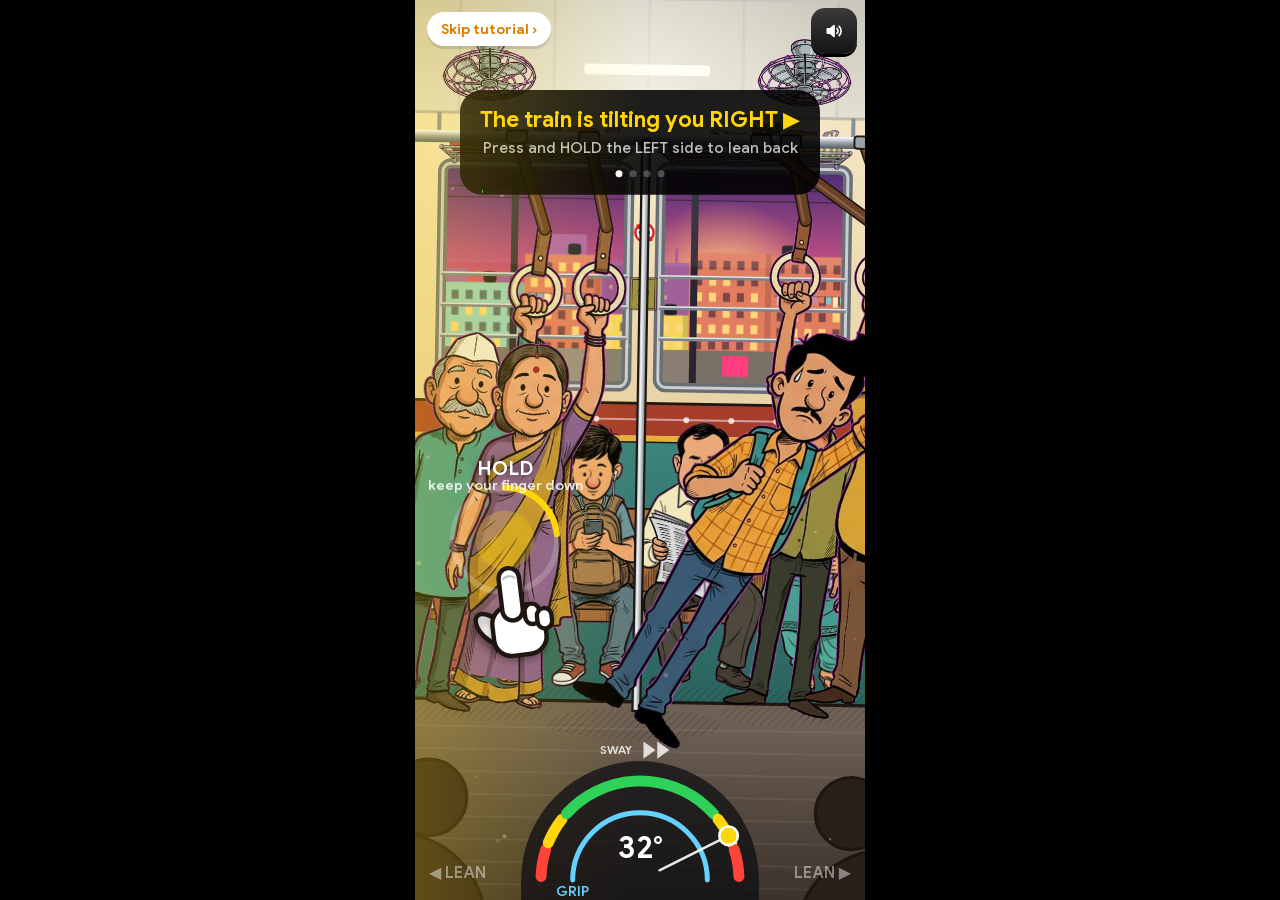
<file: index.html>
<!DOCTYPE html>
<html lang="en">
<head>
<meta charset="UTF-8">
<meta name="viewport" content="width=device-width, initial-scale=1, maximum-scale=1, user-scalable=no, viewport-fit=cover">
<meta name="theme-color" content="#0b0b0d">
<meta name="apple-mobile-web-app-capable" content="yes">
<meta name="mobile-web-app-capable" content="yes">
<meta name="format-detection" content="telephone=no">
<title>Mumbai Local Straphanger</title>
<link rel="icon" href="icons/icon-192.png">
<link rel="apple-touch-icon" href="icons/apple-touch-icon.png">
<link rel="manifest" href="manifest.webmanifest">
<link rel="stylesheet" href="fonts/fonts.css">
<meta name="theme-color" content="#ffffff">
<meta name="description" content="Hang on in a packed Mumbai local train! Lean, balance and survive the rush from Churchgate to Virar.">
<meta property="og:title" content="Mumbai Local Straphanger">
<meta property="og:description" content="Hold on. Lean. Survive the rush! A free balance game set in a packed Mumbai local train.">
<meta property="og:type" content="website">
<meta property="og:image" content="https://mumbailocalgame.github.io/icons/og-image.jpg">
<meta property="og:url" content="https://mumbailocalgame.github.io/">
<meta name="twitter:card" content="summary_large_image">
<style>
/* Art direction: an iPhone app that borrows its signage from the Western Railway.
   Station-board yellow is the single accent; LED departure boards are the recurring motif. */
:root{
  --bg:#0b0b0d;--surface:#17171b;--surface2:#232329;--surface3:#2e2e35;--sep:rgba(255,255,255,.08);
  --text:#f5f5f7;--text2:rgba(235,235,245,.62);--text3:rgba(235,235,245,.32);
  --accent:#ffd60a;--ink:#101012;--green:#30d158;--red:#ff453a;--led:#ffb340;--blue:#0a84ff;
  --font:"Google Sans",system-ui,-apple-system,Roboto,"Noto Sans Devanagari",Arial,sans-serif;
  --mono:"Google Sans Code",ui-monospace,Menlo,monospace;
  --top:env(safe-area-inset-top,0px);--bot:env(safe-area-inset-bottom,0px);
}
*{box-sizing:border-box;margin:0;padding:0;-webkit-tap-highlight-color:transparent}
html,body{width:100%;height:100%;overflow:hidden;position:fixed;inset:0;background:#000;overscroll-behavior:none;touch-action:none;user-select:none;-webkit-user-select:none;-webkit-touch-callout:none;font-family:var(--font);color:var(--text);-webkit-font-smoothing:antialiased}
button{font:inherit;color:inherit;background:none;border:0;cursor:pointer;-webkit-user-select:none;user-select:none}
#game{position:relative;width:100%;max-width:450px;height:100vh;height:100dvh;margin:0 auto;overflow:hidden;background:#000;touch-action:none}
canvas{display:block;width:100%;height:100%;touch-action:none}
.hidden{display:none!important}
.coin{display:inline-block;width:.8em;height:.8em;border-radius:50%;background:#ffcc00;box-shadow:inset 0 -2px 0 rgba(0,0,0,.25),inset 0 0 0 1.5px #e0a800;vertical-align:-.06em;margin-right:.18em}
.num{font-variant-numeric:tabular-nums}

/* ---------- In-game HUD: frosted pills over the scene ---------- */
#hud{position:absolute;top:0;left:0;right:0;z-index:5;display:flex;gap:6px;padding:calc(var(--top) + 8px) 58px 8px 8px;pointer-events:none}
.pill{background:rgba(20,20,24,.62);-webkit-backdrop-filter:blur(18px) saturate(1.6);backdrop-filter:blur(18px) saturate(1.6);border-radius:14px;padding:6px 10px 7px;line-height:1.15;min-width:0;border:.5px solid rgba(255,255,255,.12)}
.pill small{display:block;font-size:10px;font-weight:600;color:var(--text2);white-space:nowrap;overflow:hidden;text-overflow:ellipsis;letter-spacing:.01em}
.pill b{display:block;font-size:15px;font-weight:700;white-space:nowrap;overflow:hidden;text-overflow:ellipsis;font-variant-numeric:tabular-nums;letter-spacing:-.01em}
#stChip{flex:1}
.bar{height:3px;margin-top:4px;background:rgba(255,255,255,.14);border-radius:2px;overflow:hidden}
.bar i{display:block;height:100%;width:0;background:var(--accent);border-radius:2px}
#pauseBtn{pointer-events:auto;flex:none;width:42px;display:flex;align-items:center;justify-content:center;padding:0}
.iconbtn{position:absolute;z-index:20;top:calc(var(--top) + 8px);right:8px;width:42px;height:42px;border-radius:50%;background:rgba(20,20,24,.62);-webkit-backdrop-filter:blur(18px);backdrop-filter:blur(18px);display:flex;align-items:center;justify-content:center;border:.5px solid rgba(255,255,255,.12)}
.iconbtn svg,#pauseBtn svg{width:20px;height:20px}
#muteBtn .off{display:none}
#muteBtn.muted .on{display:none}
#muteBtn.muted .off{display:block}
#skipTut{position:absolute;z-index:6;top:calc(var(--top) + 12px);left:12px;padding:8px 14px;border-radius:999px;background:rgba(20,20,24,.62);-webkit-backdrop-filter:blur(18px);backdrop-filter:blur(18px);font-weight:600;font-size:14px;border:.5px solid rgba(255,255,255,.12)}

/* ---------- Shared overlay plumbing ---------- */
.overlay{position:absolute;inset:0;z-index:10;display:flex;flex-direction:column;overflow:hidden}
@keyframes fade{from{opacity:0}to{opacity:1}}
@keyframes rise{from{transform:translateY(40px);opacity:0}to{transform:none;opacity:1}}
@keyframes up{from{transform:translateY(100%)}to{transform:none}}

/* ---------- Home: dark library, like a music app ---------- */
.home{background:linear-gradient(180deg,rgba(11,11,13,.55) 0%,rgba(11,11,13,.92) 34%,var(--bg) 62%)}
.home .scroll{flex:1;overflow-y:auto;overflow-x:hidden;padding:calc(var(--top) + 14px) 16px 18px;touch-action:pan-y;-webkit-overflow-scrolling:touch}
.indicator{display:inline-flex;align-items:center;gap:10px;background:#050505;border-radius:8px;padding:6px 11px;font-family:var(--mono);font-size:12px;font-weight:700;letter-spacing:.08em;color:var(--led);text-shadow:0 0 8px rgba(255,179,64,.55);border:1px solid #1d1d1d}
.indicator .led{width:7px;height:7px;border-radius:50%;background:var(--led);box-shadow:0 0 8px var(--led);animation:blink 1.4s steps(2,start) infinite}
.indicator .ind-pf{color:#7dff9a;text-shadow:0 0 8px rgba(125,255,154,.5)}
@keyframes blink{to{opacity:.15}}
.large-title{margin:18px 0 18px}
.large-title h1{font-size:34px;font-weight:700;letter-spacing:-.025em;line-height:1.05}
.large-title p{font-size:17px;color:var(--text2);font-weight:500;margin-top:2px}
.hero{position:relative;display:flex;align-items:flex-end;justify-content:space-between;gap:12px;min-height:172px;border-radius:12px;padding:16px;overflow:hidden;cursor:pointer;
  background:linear-gradient(135deg,rgba(255,214,10,.0),rgba(0,0,0,.35)),linear-gradient(160deg,#4a2a0c 0%,#1d1405 55%,#121214 100%);animation:rise .45s ease-out both}
.hero::before{content:"";position:absolute;left:16px;right:16px;top:16px;height:44px;border-radius:4px;background:#ffd400;box-shadow:inset 0 0 0 3px #111}
.hero::after{content:attr(data-board);position:absolute;left:16px;right:16px;top:16px;height:44px;display:flex;align-items:center;justify-content:center;font-weight:700;font-size:20px;letter-spacing:.06em;color:#111}
.hero-meta small{font-size:12px;font-weight:600;color:var(--text2);text-transform:uppercase;letter-spacing:.06em}
.hero-meta h2{font-size:22px;font-weight:700;letter-spacing:-.015em;margin:2px 0 4px}
.hero-meta p{font-size:13px;color:var(--text2)}
.hero-meta p b{color:var(--text);font-weight:700}
.play{flex:none;width:58px;height:58px;border-radius:50%;background:var(--accent);display:flex;align-items:center;justify-content:center;box-shadow:0 8px 22px rgba(0,0,0,.45);transition:transform .12s}
.play svg{width:24px;height:24px;margin-left:3px;fill:var(--ink)}
.hero:active .play,.play:active{transform:scale(.94)}
.row{display:flex;align-items:center;gap:12px;width:100%;padding:10px;margin-top:10px;border-radius:12px;background:var(--surface);text-align:left;transition:background .15s}
.row:active{background:var(--surface2)}
.row-text{flex:1;min-width:0;display:flex;flex-direction:column}
.row-text b{font-size:16px;font-weight:600}
.row-text span{font-size:14px;color:var(--text);font-weight:500;white-space:nowrap;overflow:hidden;text-overflow:ellipsis}
.row-text small{font-size:13px;color:var(--text2);white-space:nowrap;overflow:hidden;text-overflow:ellipsis}
.row .chev{width:9px;height:15px;flex:none;stroke:var(--text3)}
.cal{flex:none;width:56px;height:56px;border-radius:8px;background:#fff;color:#111;display:flex;flex-direction:column;align-items:center;justify-content:center;overflow:hidden}
.cal small{display:block;width:100%;text-align:center;background:var(--red);color:#fff;font-size:10px;font-weight:700;letter-spacing:.06em;padding:2px 0}
.cal b{font-size:24px;font-weight:700;line-height:1.25}
.row-icon{flex:none;width:56px;height:56px;border-radius:8px;background:var(--surface3);display:flex;align-items:center;justify-content:center}
.row-icon svg{width:26px;height:26px;stroke:var(--accent)}
.badge{flex:none;min-width:22px;height:22px;padding:0 7px;border-radius:11px;background:var(--red);color:#fff;font-size:12px;font-weight:700;line-height:22px;text-align:center}
.shelf-head{display:flex;align-items:baseline;justify-content:space-between;margin:24px 0 10px}
.shelf-head h3{font-size:22px;font-weight:700;letter-spacing:-.015em}
.link{color:var(--text2);font-size:14px;font-weight:600}
.link.attn{color:var(--accent)}
.shelf{display:flex;gap:12px;overflow-x:auto;margin:0 -16px;padding:0 16px 4px;scroll-snap-type:x mandatory;touch-action:pan-x pan-y;scrollbar-width:none}
.shelf::-webkit-scrollbar{display:none}
.album{flex:none;width:128px;text-align:left;scroll-snap-align:start}
.cover{position:relative;display:block;width:100%;aspect-ratio:1;border-radius:6px;overflow:hidden;box-shadow:0 6px 18px rgba(0,0,0,.4)}
.cover b{position:absolute;left:10px;bottom:6px;font-size:44px;font-weight:700;letter-spacing:-.04em;color:rgba(255,255,255,.92);line-height:1}
.cover i{position:absolute;right:8px;top:8px;font-style:normal;font-size:11px;font-weight:700;background:rgba(0,0,0,.45);padding:2px 7px;border-radius:999px;color:#fff}
.cover.check{background-image:repeating-linear-gradient(0deg,rgba(255,255,255,.16) 0 3px,transparent 3px 14px),repeating-linear-gradient(90deg,rgba(120,30,0,.22) 0 3px,transparent 3px 14px)}
.cover.stripe{background-image:repeating-linear-gradient(90deg,rgba(40,70,150,.4) 0 3px,transparent 3px 9px)}
.cover.plain{background-image:radial-gradient(circle at 70% 30%,rgba(255,255,255,.22),transparent 60%)}
.album .t{display:block;margin-top:8px;font-size:14px;font-weight:600;white-space:nowrap;overflow:hidden;text-overflow:ellipsis}
.album .s{display:block;font-size:12.5px;color:var(--text2);white-space:nowrap;overflow:hidden;text-overflow:ellipsis}
.album.locked .cover{filter:brightness(.92)}
.tabbar{flex:none;display:flex;justify-content:space-around;padding:7px 8px calc(var(--bot) + 6px);background:rgba(18,18,20,.86);-webkit-backdrop-filter:blur(20px) saturate(1.6);backdrop-filter:blur(20px) saturate(1.6);border-top:.5px solid var(--sep)}
.tab{display:flex;flex-direction:column;align-items:center;gap:3px;min-width:76px;font-size:10.5px;font-weight:600;color:var(--text3)}
.tab svg{width:24px;height:24px;stroke:currentColor}
.tab.on{color:var(--text)}

/* ---------- Sheets (iOS-style, slide up) ---------- */
.sheet-wrap{justify-content:flex-end;background:rgba(0,0,0,.45);animation:fade .25s ease-out}
.sheet{width:100%;max-height:88%;overflow-y:auto;background:#1c1c1e;border-radius:14px 14px 0 0;padding:6px 16px calc(var(--bot) + 18px);animation:up .32s cubic-bezier(.2,.9,.25,1);touch-action:pan-y;-webkit-overflow-scrolling:touch}
#chars{background:var(--bg)}
#chars .sheet{height:100%;max-height:100%;border-radius:0;padding-top:calc(var(--top) + 10px);background:var(--bg);display:flex;flex-direction:column;animation:fade .2s ease-out}
#chars .carousel{flex:1;align-items:center;min-height:0}
#chars .sgrid{flex:1}
body.sheet-open #muteBtn{display:none}
#chars .grabber{display:none}
.ccard{width:84%;max-width:340px}
.ccard .art{aspect-ratio:.92}
.grabber{width:36px;height:5px;border-radius:3px;background:rgba(255,255,255,.22);margin:2px auto 10px}
.sheet-head{display:flex;align-items:center;justify-content:space-between;gap:12px;margin-bottom:12px}
.sheet-head h2{font-size:22px;font-weight:700;letter-spacing:-.015em}
button.done{color:var(--accent);font-size:17px;font-weight:600;padding:4px 0}
.sheet-sub{font-size:14px;color:var(--text2);margin:-6px 0 12px;font-weight:600}
.group{background:var(--surface2);border-radius:12px;overflow:hidden;margin-bottom:16px}
.setrow{display:flex;justify-content:space-between;align-items:center;gap:12px;min-height:46px;padding:0 14px;font-size:16px;text-align:left}
.setrow+.setrow{border-top:.5px solid var(--sep)}
.tog{position:relative;flex:none;width:51px;height:31px;border-radius:16px;background:#39393d;font-size:0;transition:background .2s}
.tog::after{content:"";position:absolute;top:2px;left:2px;width:27px;height:27px;border-radius:50%;background:#fff;box-shadow:0 2px 4px rgba(0,0,0,.3);transition:transform .2s cubic-bezier(.3,.8,.3,1)}
.tog.on{background:var(--green)}
.tog.on::after{transform:translateX(20px)}
.val{color:var(--text2);font-size:16px;display:flex;align-items:center;gap:6px}
.val::after{content:"";width:7px;height:7px;border-right:2px solid var(--text3);border-top:2px solid var(--text3);transform:rotate(45deg)}
.setlinks .setrow{width:100%;color:var(--accent)}
.setlinks .setrow.danger{color:var(--red)}
.ver{text-align:center;font-size:12px;color:var(--text3);margin-top:4px}

/* characters grid inside the sheet */
.cgrid{display:grid;grid-template-columns:1fr 1fr;gap:14px}
.cc{text-align:left;display:flex;flex-direction:column;gap:2px}
.cc .cover{margin-bottom:6px}
.cc.sel .cover{box-shadow:0 0 0 3px var(--accent),0 6px 18px rgba(0,0,0,.4)}
.cc .nm{font-size:15px;font-weight:600}
.cc .rl{font-size:12.5px;color:var(--text2)}
.cc .ds{font-size:12px;line-height:1.35;color:var(--text2);margin:4px 0 6px}
.cc .act{align-self:flex-start;padding:6px 14px;border-radius:999px;font-size:13px;font-weight:700;background:var(--surface3)}
.cc .act.own{background:#fff;color:var(--ink)}
.cc .act.cur{background:var(--accent);color:var(--ink)}
.cc .act.lock{opacity:.5}

/* missions + records: list rows */
.mlist{display:flex;flex-direction:column;gap:0;background:var(--surface2);border-radius:12px;overflow:hidden;margin-bottom:12px}
.mlist:empty{display:none}
.mission{padding:12px 14px;font-size:15px}
.mission+.mission{border-top:.5px solid var(--sep)}
.mission .top{display:flex;justify-content:space-between;gap:10px;align-items:center}
.mission .rw{flex:none;font-weight:700;font-size:14px;color:var(--text2);white-space:nowrap}
.mission.done .rw{color:var(--green)}
.mission .bar{background:rgba(255,255,255,.1);height:4px;margin-top:8px}
.mission .bar i{background:var(--green)}
.hint{font-size:13px;color:var(--text2);margin:0 4px 6px}
.stats{display:grid;grid-template-columns:1fr 1fr;gap:8px;margin-bottom:16px}
.stats div{background:var(--surface2);border-radius:12px;padding:10px 12px}
.stats small{display:block;font-size:12px;color:var(--text2);font-weight:600}
.stats b{display:block;font-size:22px;font-weight:700;letter-spacing:-.02em;font-variant-numeric:tabular-nums;margin-top:2px}
.reclist{list-style:none;margin:0 0 12px}
.reclist li{display:flex;align-items:center;gap:12px;padding:8px 2px;font-size:15px}
.reclist .rk{width:22px;text-align:center;color:var(--text2);font-variant-numeric:tabular-nums;font-weight:600}
.reclist .rm{flex:1;min-width:0;display:flex;flex-direction:column}
.reclist .rm b{font-weight:600;white-space:nowrap;overflow:hidden;text-overflow:ellipsis}
.reclist .rm span{font-size:13px;color:var(--text2);white-space:nowrap;overflow:hidden;text-overflow:ellipsis}
.reclist .rd{font-variant-numeric:tabular-nums;color:var(--text2);font-weight:600}
.reclist .dt{font-size:10px;font-weight:700;background:var(--accent);color:var(--ink);border-radius:4px;padding:1px 5px;margin-left:6px;vertical-align:1px}
.reclist li.first .rk{color:var(--accent)}

/* ---------- Game over sheet ---------- */
.over-sheet{text-align:left}
.eyebrow{font-size:13px;font-weight:700;color:var(--red);text-transform:uppercase;letter-spacing:.08em}
.big-stat{display:flex;align-items:baseline;gap:10px;margin:2px 0 4px}
.big-stat b{font-size:52px;font-weight:700;letter-spacing:-.04em;font-variant-numeric:tabular-nums;line-height:1.05}
.nb{font-size:12px;font-weight:700;color:var(--ink);background:var(--accent);padding:3px 8px;border-radius:6px}
.reason{font-size:15px;color:var(--text2);line-height:1.35;margin-bottom:14px}
.route{position:relative;display:flex;justify-content:space-between;margin:4px 6px 18px;height:30px}
.route::before{content:"";position:absolute;left:0;right:0;top:6px;height:3px;background:var(--surface3);border-radius:2px}
.route .fill{position:absolute;left:0;top:6px;height:3px;background:var(--accent);border-radius:2px}
.route .st{position:relative;width:15px;display:flex;flex-direction:column;align-items:center}
.route .st::before{content:"";width:9px;height:9px;margin-top:3px;border-radius:50%;background:var(--surface3);border:2px solid #1c1c1e}
.route .st.on::before{background:var(--accent)}
.route .st.here::before{width:13px;height:13px;margin-top:1px;background:#fff;box-shadow:0 0 0 3px rgba(255,214,10,.5)}
.route .st span{position:absolute;top:18px;font-size:9px;color:var(--text3);white-space:nowrap;font-weight:600}
.route .st.here span{color:var(--text);font-size:10px}
.list{background:var(--surface2);border-radius:12px;overflow:hidden;margin-bottom:14px}
.li{display:flex;justify-content:space-between;align-items:center;gap:10px;padding:11px 14px;font-size:15px}
.li+.li{border-top:.5px solid var(--sep)}
.li span{color:var(--text2)}
.li b{font-weight:600;font-variant-numeric:tabular-nums;text-align:right}
.primary{display:block;width:100%;padding:15px;border-radius:999px;background:var(--accent);color:var(--ink);font-size:17px;font-weight:700;letter-spacing:-.01em;transition:transform .12s}
.primary:active{transform:scale(.98)}
.pair{display:flex;gap:8px;margin-top:8px}
.secondary{flex:1;padding:12px 10px;border-radius:999px;background:var(--surface3);font-size:14px;font-weight:600;white-space:nowrap;overflow:hidden;text-overflow:ellipsis}
.secondary:disabled{opacity:.4}
.secondary:active{background:#3a3a42}

/* ---------- Pause: centred alert ---------- */
.alert-wrap{align-items:center;justify-content:center;padding:24px;background:rgba(0,0,0,.5);-webkit-backdrop-filter:blur(8px);backdrop-filter:blur(8px);animation:fade .2s}
.alert{width:100%;max-width:320px;background:rgba(36,36,40,.94);border-radius:16px;padding:22px 16px 16px;text-align:center;animation:rise .3s ease-out}
.alert h2{font-size:20px;font-weight:700}
.alert p{font-size:14px;color:var(--text2);margin:6px 0 16px;line-height:1.35}
.toast{position:absolute;left:50%;bottom:calc(var(--bot) + 84px);transform:translateX(-50%);z-index:30;background:rgba(44,44,48,.96);color:#fff;padding:10px 16px;border-radius:999px;font-weight:600;font-size:14px;white-space:nowrap;animation:fade .2s;box-shadow:0 8px 24px rgba(0,0,0,.4)}
#settings,#records,#missions,#chars{z-index:14}
/* --- life: springy presses, shimmer, pulses --- */
button,.hero,.album,.row{transition:transform .18s cubic-bezier(.34,1.56,.64,1),background .15s,box-shadow .2s}
button:active,.album:active,.row:active{transform:scale(.96)}
.hero:active{transform:scale(.985)}
.play{position:relative}
.play::after{content:"";position:absolute;inset:-6px;border-radius:50%;border:2px solid rgba(255,214,10,.6);animation:ring 1.8s ease-out infinite}
@keyframes ring{0%{transform:scale(.85);opacity:1}100%{transform:scale(1.35);opacity:0}}
.coin{background:linear-gradient(110deg,#ffcc00 30%,#fff3a0 45%,#ffcc00 60%);background-size:300% 100%;animation:shine 3.2s ease-in-out infinite}
@keyframes shine{0%,70%{background-position:100% 0}100%{background-position:-50% 0}}
.indicator .msg{display:inline-block;min-width:9.5em;animation:flip .45s ease-out}
@keyframes flip{from{transform:translateY(-60%);opacity:0}to{transform:none;opacity:1}}
.home{background:linear-gradient(180deg,rgba(11,11,13,.25) 0%,rgba(11,11,13,.85) 30%,var(--bg) 58%)}
.home .scroll>*{animation:rise .5s cubic-bezier(.2,.9,.25,1) both}
.home .scroll>*:nth-child(2){animation-delay:.04s}.home .scroll>*:nth-child(3){animation-delay:.08s}.home .scroll>*:nth-child(4){animation-delay:.12s}
.home .scroll>*:nth-child(5){animation-delay:.16s}.home .scroll>*:nth-child(6){animation-delay:.2s}.home .scroll>*:nth-child(7){animation-delay:.24s}.home .scroll>*:nth-child(8){animation-delay:.28s}
/* --- home pickers --- */
.pickers{display:flex;flex-direction:column;gap:8px;margin-top:12px}
.passcard{background:linear-gradient(135deg,#2a2410,#1c1c1e 60%)}
.lvl{flex:none;width:46px;height:46px;border-radius:50%;background:var(--accent);color:var(--ink);display:flex;flex-direction:column;align-items:center;justify-content:center;line-height:1}
.lvl small{font-size:9px;font-weight:700;letter-spacing:.06em;opacity:.7}.lvl b{font-size:19px;font-weight:700;font-variant-numeric:tabular-nums}
.xpbar{display:block;height:6px;border-radius:3px;background:rgba(255,255,255,.12);margin:5px 0 4px;overflow:hidden}
.xpbar i{display:block;height:100%;width:0;border-radius:3px;background:var(--accent);transition:width .9s cubic-bezier(.2,.9,.25,1)}
.opass{display:flex;align-items:center;gap:12px;background:var(--surface2);border-radius:12px;padding:10px;margin:10px 0}
.opass .row-text b{font-size:15px}
.passlist{list-style:none;margin:6px 0 0}
.passlist li{display:flex;align-items:center;gap:12px;padding:10px 4px;border-bottom:.5px solid rgba(255,255,255,.08);font-size:15px}
.passlist li .n{width:34px;height:34px;border-radius:50%;background:var(--surface3);display:flex;align-items:center;justify-content:center;font-weight:700;font-variant-numeric:tabular-nums;flex:none}
.passlist li.got .n{background:var(--accent);color:var(--ink)}
.passlist li.cur{background:rgba(255,214,10,.08);border-radius:10px}
.passlist li .rw{flex:1;min-width:0}.passlist li .rw small{display:block;color:var(--text2);font-size:12px}
.passlist li .st{color:var(--text2);font-size:13px;font-weight:600}
.lbname{display:flex;gap:8px;margin:10px 0}
.lbname input{flex:1;min-width:0;background:var(--surface2);border:.5px solid rgba(255,255,255,.15);border-radius:10px;padding:10px 12px;color:var(--text);font:inherit;font-size:16px}
.lbname .primary{width:auto;margin:0;padding:0 18px}
.lblist{margin-top:8px}.lblist li.me{background:rgba(255,214,10,.1);border-radius:10px}
.lblist .lvs{font-size:10px;font-weight:700;background:var(--surface3);color:var(--text2);border-radius:4px;padding:1px 5px;margin-left:6px;vertical-align:1px}
.seg button.lockd{opacity:.55}
.seg{display:flex;background:var(--surface);border-radius:12px;padding:3px;gap:3px}
.seg button{flex:1;padding:9px 6px;border-radius:9px;font-size:13px;font-weight:600;color:var(--text2);white-space:nowrap;overflow:hidden;text-overflow:ellipsis}
.seg button.on{background:var(--surface3);color:var(--text);box-shadow:0 1px 6px rgba(0,0,0,.35)}
.seg button.on.door{background:#3a2a05;color:var(--accent)}
.chcard{background:linear-gradient(120deg,#0a3d7a,#0a84ff);margin-top:12px}
.chcard .row-icon{background:rgba(255,255,255,.15)}
.chcard .row-icon svg{stroke:#fff}
.chcard small{color:rgba(255,255,255,.8)!important}
/* --- shop --- */
.shop .seg{margin:0 0 14px}
.carousel{display:flex;gap:12px;overflow-x:auto;scroll-snap-type:x mandatory;margin:0 -16px;padding:2px 16px 8px;touch-action:pan-x pan-y;scrollbar-width:none}
.carousel::-webkit-scrollbar{display:none}
.ccard{flex:none;width:78%;max-width:300px;scroll-snap-align:center;background:var(--surface2);border-radius:18px;overflow:hidden;text-align:left;display:flex;flex-direction:column}
.ccard.sel{box-shadow:0 0 0 3px var(--accent)}
.ccard .art{position:relative;aspect-ratio:1.05;overflow:hidden}
.ccard .art img{position:absolute;inset:0;width:100%;height:100%;object-fit:cover;animation:bob 3s ease-in-out infinite}
@keyframes bob{50%{transform:translateY(-3%)}}
.ccard.locked .art img{filter:drop-shadow(0 6px 10px rgba(0,0,0,.35))}
.ccard .art .badge2{position:absolute;left:12px;top:12px;font-size:12px;font-weight:700;padding:4px 10px;border-radius:999px;background:rgba(0,0,0,.55);color:#fff}
.ccard .art .lock{position:absolute;right:12px;top:12px;width:30px;height:30px;border-radius:50%;background:rgba(0,0,0,.55);display:flex;align-items:center;justify-content:center}
.ccard .body{padding:12px 14px 14px;display:flex;flex-direction:column;gap:6px}
.ccard .nm{font-size:20px;font-weight:700;letter-spacing:-.01em}
.ccard .rl{font-size:13px;color:var(--text2);margin-top:-4px}
.ccard .ds{font-size:13px;line-height:1.35;color:var(--text2);min-height:2.7em}
.stat{display:grid;grid-template-columns:72px 1fr;align-items:center;gap:8px;font-size:12px;color:var(--text2)}
.stat i{display:block;height:6px;border-radius:3px;background:rgba(255,255,255,.1);overflow:hidden}
.stat i b{display:block;height:100%;border-radius:3px;background:var(--accent);transition:width .6s cubic-bezier(.2,.9,.25,1)}
.cta{margin-top:6px;padding:12px;border-radius:999px;font-weight:700;font-size:15px;background:var(--accent);color:var(--ink);text-align:center}
.cta.own{background:#fff}
.cta.cur{background:var(--surface3);color:var(--text)}
.cta.lock{background:var(--surface3);color:var(--text2)}
.sgrid{display:grid;grid-template-columns:1fr 1fr;gap:12px}
.scard{background:var(--surface2);border-radius:16px;overflow:hidden;text-align:left;display:flex;flex-direction:column}
.scard.sel{box-shadow:0 0 0 3px var(--accent)}
.scard .art{aspect-ratio:1;position:relative}
.scard .art img{width:100%;height:100%;object-fit:cover;display:block}
.scard.locked .art img{filter:grayscale(.8) brightness(.7)}
.scard .body{padding:9px 10px 11px;display:flex;flex-direction:column;gap:6px}
.scard .nm{font-size:14px;font-weight:600}
.scard .cta{margin:0;padding:8px;font-size:13px}
.cover img{position:absolute;inset:0;width:100%;height:100%;object-fit:cover}
img.charart{object-fit:contain!important;object-position:50% 100%;padding-top:6%;filter:drop-shadow(0 6px 10px rgba(0,0,0,.35))}
.cover img.charart{padding-top:10%}
.scard .art{background:radial-gradient(circle at 50% 40%,#3a3a44,#24242a)!important}
.scard .art img.itemart{position:absolute;inset:0;width:100%;height:100%;object-fit:contain;padding:16% 16% 22%;filter:drop-shadow(0 6px 8px rgba(0,0,0,.4))}
.scard .art img.wearer{position:absolute;right:6px;bottom:6px;width:36%;height:36%;object-fit:cover;border-radius:50%;border:2px solid var(--accent);background:var(--surface3)}
.hero{background:linear-gradient(180deg,rgba(0,0,0,.1) 0%,rgba(0,0,0,.25) 40%,rgba(8,8,10,.92) 100%),url(art/hero.webp) center 30%/cover!important;min-height:220px}
/* --- game over extras --- */
.secondary.hl{background:#3a2a05;color:var(--accent)}
.primary.blue{background:var(--blue);color:#fff;margin-top:8px}
.subhead{font-size:17px;font-weight:700;margin:6px 2px 8px}
input.text{font:inherit;color:var(--text);background:var(--surface3);border:0;border-radius:8px;padding:7px 10px;width:150px;text-align:right;-webkit-user-select:text;user-select:text}
.route .st:nth-child(2) span{left:0}.route .st:last-child span{right:0}

/* ================= v1.4 look: casual game UI, white + saffron palette =================
   White and light-grey surfaces, saffron/orange accent, near-black text.
   White rounded panels with tab headers, chunky 3D buttons (orange = play, black = secondary), pill counters. */
:root{
  --bg:#f4f4f4;--bg2:#ececec;--surface:#ffffff;--surface2:#fafafa;--surface3:#f0f0f0;--sep:#ececec;
  --text:#141414;--text2:#6b6b6b;--text3:#a8a8a8;
  --accent:#f39c12;--ink:#141414;--green:#1f9d55;--red:#e53935;--blue:#1a1a1a;--gold:#f7a823;
  --tab:#fff3df;--tabtxt:#d97c00;
  --purple:linear-gradient(180deg,#ffbb45 0%,#f7a01e 55%,#ef8f0c 100%);--purple-sh:#b5650a;
  --teal:linear-gradient(180deg,#3a3a3a 0%,#1f1f1f 60%,#141414 100%);--teal-sh:#000;
  --blue-g:linear-gradient(180deg,#3a3a3a,#141414);--blue-sh:#000;
  --soft:0 8px 24px rgba(0,0,0,.12);
}
html,body{color:var(--text)}
#game{background:var(--bg)}
/* home: the live carriage on top, fading into the periwinkle world */
.home{background:linear-gradient(180deg,rgba(0,0,0,.45) 0%,rgba(0,0,0,0) 16%,rgba(244,244,244,0) 30%,rgba(244,244,244,.92) 48%,var(--bg) 58%,var(--bg2) 100%)}
.indicator{background:rgba(255,255,255,.95);color:var(--tabtxt);border:0;border-radius:999px;text-shadow:none;box-shadow:0 4px 0 rgba(0,0,0,.12);letter-spacing:.06em}
.indicator .led{background:var(--green);box-shadow:none}
.indicator .ind-pf{color:var(--green);text-shadow:none}
.large-title{margin:16px 0 4px;text-align:center}
.large-title h1{display:inline-block;font-size:clamp(36px,11vw,46px);font-weight:700;color:#fff;letter-spacing:-.01em;white-space:nowrap;text-shadow:0 3px 0 rgba(0,0,0,.55),0 8px 18px rgba(0,0,0,.45)}
.large-title p{font-size:15px;font-weight:700;color:#fff;letter-spacing:.2em;text-transform:uppercase;opacity:.9;text-shadow:0 2px 0 rgba(0,0,0,.5)}
.hero{background:none!important;flex-direction:column;align-items:stretch;gap:14px;min-height:min(40vh,330px);justify-content:flex-end;padding:0;overflow:visible;animation:none}
.hero::before,.hero::after{display:none}
.hero-meta{flex:none;background:rgba(255,255,255,.96);border-radius:22px;padding:12px 16px;box-shadow:var(--soft);text-align:center}
.hero-meta small{color:var(--tabtxt);letter-spacing:.12em}
.hero-meta h2{font-size:21px;color:var(--text)}
.hero-meta p,.hero-meta p b{color:var(--text2)}
.play{width:100%!important;height:66px;border-radius:22px;background:var(--purple);box-shadow:0 6px 0 var(--purple-sh),0 12px 24px rgba(200,110,0,.35),inset 0 2px 0 rgba(255,255,255,.35);gap:10px;justify-content:center;animation:none;transition:transform .08s,box-shadow .08s}
.play::before{display:none}
.play::after{content:"PLAY";position:static;inset:auto;width:auto;height:auto;border:0;border-radius:0;animation:none;opacity:1;transform:none;font-size:24px;font-weight:700;letter-spacing:.04em;color:#fff;text-shadow:0 2px 0 rgba(120,60,0,.35)}
.play svg{fill:#fff;width:22px;height:22px;margin:0;filter:drop-shadow(0 2px 0 rgba(120,60,0,.35))}
.hero:active .play,.play:active{transform:translateY(5px);box-shadow:0 1px 0 var(--purple-sh),inset 0 2px 0 rgba(255,255,255,.35)}
/* white rounded cards */
.row,.opass,.list,.mlist,.group,.stats div,.scard{background:var(--surface);border:0;border-radius:20px;box-shadow:0 4px 0 rgba(0,0,0,.06)}
.row{margin-top:12px;min-height:66px;padding:12px;transition:transform .08s,box-shadow .08s}
.home .row{box-shadow:0 5px 0 rgba(0,0,0,.1)}
.row:active{transform:translateY(3px);box-shadow:0 1px 0 rgba(0,0,0,.1)}
.row-text b{font-size:16px;color:var(--text)}
.row-text small{color:var(--text2)}
.row .chev{stroke:var(--text3)}
.row-icon{background:var(--teal);border-radius:16px;box-shadow:0 3px 0 var(--teal-sh)}
.row-icon svg{stroke:#fff}
.cal{border-radius:14px;box-shadow:0 3px 0 rgba(0,0,0,.1)}
.cal small{background:var(--red)}
.badge{background:var(--red);border-radius:999px;box-shadow:0 2px 0 #c43a4d}
.lvl{width:50px;height:50px;border-radius:50%;background:var(--purple);color:#fff;border:3px solid #fff;box-shadow:0 3px 0 var(--purple-sh);clip-path:none}
.lvl small{opacity:.9}
.xpbar{height:12px;border-radius:999px;background:var(--surface3);margin:6px 0 4px;box-shadow:inset 0 2px 0 rgba(0,0,0,.06);border:0}
.xpbar i{border-radius:999px;background:linear-gradient(180deg,#ffc35c,#f39c12);box-shadow:inset 0 2px 0 rgba(255,255,255,.4)}
.passcard{background:#fff}
/* segmented choices: lavender track, teal pill when chosen */
.pickers{gap:6px;margin-top:18px}
.plabel{font-size:12px;font-weight:700;letter-spacing:.1em;text-transform:uppercase;color:var(--text2);margin:6px 0 0 6px}
.seg{background:rgba(255,255,255,.95);border-radius:20px;padding:5px;gap:5px;border:0;box-shadow:0 4px 0 rgba(0,0,0,.1)}
.seg button{border-radius:15px;min-height:46px;font-size:14px;font-weight:700;color:var(--text2);border:0;line-height:1.2}
.seg button.on{background:var(--teal);color:#fff;box-shadow:0 3px 0 var(--teal-sh);text-shadow:0 1px 0 rgba(0,60,50,.3)}
.seg button small{display:block;font-size:10.5px;color:var(--text3);margin-top:2px}
.seg button.lockd{opacity:.6}
.shelf-head h3{font-size:22px;color:var(--text)}
.link{color:var(--tabtxt);font-weight:700;background:var(--tab);padding:6px 12px;border-radius:999px}
.cover{border-radius:20px;border:3px solid #fff;box-shadow:0 4px 0 rgba(0,0,0,.12)}
.album .t{color:var(--text);font-weight:700}
.album .s{color:var(--text2)}
.tabbar{background:#fff;border-top:0;border-radius:24px 24px 0 0;box-shadow:0 -6px 20px rgba(0,0,0,.1);padding-top:8px}
.tab{font-size:11px;font-weight:700;color:var(--text3);min-width:64px;padding:4px 0 2px}
.tab svg{width:26px;height:26px}
.tab.on{color:var(--text)}
.tab.on svg{stroke:var(--accent)}
/* sheets: a white card with a tab header and a little square close button */
.sheet-wrap{background:rgba(0,0,0,.5)}
.sheet{background:var(--surface2);border-radius:30px 30px 0 0;border:0;box-shadow:0 -10px 40px rgba(0,0,0,.15)}
#chars{background:var(--bg)}
#chars .sheet{background:linear-gradient(180deg,var(--bg),var(--bg2));border-radius:0}
#chars .sheet-sub{color:var(--text)}
.grabber{background:var(--text3)}
.sheet-head{justify-content:center;position:relative;margin-bottom:16px}
.sheet-head h2{background:var(--tab);color:var(--tabtxt);font-size:17px;font-weight:700;letter-spacing:.06em;text-transform:uppercase;padding:10px 36px;border-radius:16px;box-shadow:0 4px 0 #e6d3b3}
button.done{position:absolute;right:0;top:50%;transform:translateY(-50%);width:40px;height:40px;padding:0;border-radius:12px;background:var(--blue-g);box-shadow:0 3px 0 var(--blue-sh);font-size:0;color:#fff;display:flex;align-items:center;justify-content:center}
button.done::after{content:"\2715";font-size:18px;font-weight:700}
button.done:active{transform:translateY(calc(-50% + 2px));box-shadow:0 1px 0 var(--blue-sh)}
.sheet-sub{text-align:center}
.subhead{color:var(--tabtxt);font-size:15px}
.hint{color:var(--text2)}
.li+.li,.setrow+.setrow,.mission+.mission{border-top:2px solid var(--sep)}
.li span{color:var(--text2)}
.li b{color:var(--text)}
/* chunky 3D buttons */
.primary{border:0;border-radius:20px;background:var(--purple);color:#fff;font-size:19px;font-weight:700;min-height:58px;margin-bottom:12px;box-shadow:0 6px 0 var(--purple-sh),inset 0 2px 0 rgba(255,255,255,.3);text-shadow:0 2px 0 rgba(120,60,0,.35);transition:transform .08s,box-shadow .08s}
.primary:active{transform:translateY(5px);box-shadow:0 1px 0 var(--purple-sh)}
.primary.blue{background:var(--teal);box-shadow:0 6px 0 var(--teal-sh),inset 0 2px 0 rgba(255,255,255,.3);text-shadow:0 2px 0 rgba(0,60,50,.35)}
.primary.blue:active{box-shadow:0 1px 0 var(--teal-sh)}
.primary:disabled{opacity:.5}
.secondary{border:0;border-radius:16px;background:var(--surface);color:var(--tabtxt);font-weight:700;font-size:14px;min-height:48px;box-shadow:0 4px 0 #e6d3b3}
.secondary:active{transform:translateY(3px);box-shadow:0 1px 0 #e6d3b3}
.secondary.hl{background:var(--blue-g);color:#fff;box-shadow:0 4px 0 var(--blue-sh)}
.over-sheet .eyebrow{display:block;text-align:center;color:var(--tabtxt);font-size:15px;letter-spacing:.3em}
.big-stat{justify-content:center}
.big-stat b{font-size:58px;color:var(--text)}
.reason{text-align:center}
.nb{background:var(--gold);color:#5a3a00;border-radius:999px;box-shadow:0 2px 0 #c98a00}
.mission .bar{background:var(--surface3)}
.toast{background:#fff;color:var(--text);border-radius:999px;font-weight:700;box-shadow:var(--soft)}
.stats small{color:var(--text2)}
.reclist li.first .rk{color:#fff;background:var(--gold);border-radius:50%;width:26px;height:26px;line-height:26px}
.lblist li{border-bottom:2px solid var(--sep)}
.lblist li.me{background:#fff3df;border-radius:14px}
.lblist .rm b .lvs{color:#fff!important;background:var(--accent)!important;border-radius:999px;padding:1px 7px}
.lbname input{border-radius:16px;background:#fff;border:2px solid var(--surface3);color:var(--text)}
.lbname .primary{min-height:48px;font-size:16px}
.passlist li{border-bottom:2px solid var(--sep)}
.passlist li .n{border-radius:50%;background:var(--surface3);color:var(--tabtxt)}
.passlist li.got .n{background:var(--purple);color:#fff;box-shadow:0 2px 0 var(--purple-sh)}
.passlist li.cur{background:#fff3df;border-radius:14px}
.setlinks .setrow{color:var(--blue)!important;font-weight:700}
.setlinks .setrow.danger{color:var(--red)!important}
/* character cards */
.ccard{background:#fff;border:0;border-radius:28px;box-shadow:0 8px 0 rgba(0,0,0,.12),0 18px 30px rgba(0,0,0,.1)}
.ccard.sel{box-shadow:0 0 0 4px #fff,0 8px 0 rgba(0,0,0,.12)}
.ccard .art{border-bottom:0;border-radius:24px;margin:8px 8px 0;overflow:hidden}
.ccard .nm{font-size:24px;color:var(--text)}
.ccard .rl{color:var(--accent);font-weight:700;font-size:13px}
.ccard .art .badge2{background:var(--teal);border-radius:999px;box-shadow:0 2px 0 var(--teal-sh)}
.abil{display:flex;gap:10px;align-items:center;background:var(--surface2);border-radius:16px;padding:8px 10px;margin:2px 0 4px}
.abil i{flex:none;width:34px;height:34px;display:flex;align-items:center;justify-content:center;font-style:normal;font-weight:700;font-size:15px;color:#fff;background:var(--purple);border-radius:12px;box-shadow:0 3px 0 var(--purple-sh)}
.abil b{display:block;font-size:14px;color:var(--text)}
.abil small{display:block;font-size:12.5px;line-height:1.35;color:var(--text2)}
.stat i{background:var(--surface3);height:8px;border-radius:999px}
.stat i b{background:linear-gradient(90deg,#ffbb45,#f39c12);border-radius:999px}
.cta{color:#fff;background:var(--teal)!important;border-radius:18px!important;font-size:17px;min-height:50px;box-shadow:0 5px 0 var(--teal-sh);text-shadow:0 1px 0 rgba(0,60,50,.3)}
.cta.cur{background:var(--surface3)!important;color:var(--text2);box-shadow:0 4px 0 #e6d3b3;text-shadow:none}
.cta.own{background:var(--blue-g)!important;box-shadow:0 5px 0 var(--blue-sh)}
.cta.lock{background:var(--purple)!important;box-shadow:0 5px 0 var(--purple-sh);opacity:.75}
/* in-game HUD: white pills */
.pill{background:#fff;color:var(--text);border:0;border-radius:16px;box-shadow:0 3px 0 rgba(0,0,0,.12);-webkit-backdrop-filter:none;backdrop-filter:none}
.pill small{color:var(--text2)}
.bar{background:var(--surface3)}.bar i{background:var(--accent)}
.iconbtn{background:var(--blue-g);color:#fff;border:0;border-radius:14px;box-shadow:0 3px 0 var(--blue-sh);width:46px;height:46px;-webkit-backdrop-filter:none;backdrop-filter:none}
.iconbtn svg,#pauseBtn svg{stroke:#fff}
#pauseBtn{background:var(--blue-g);box-shadow:0 3px 0 var(--blue-sh);border-radius:14px}
#skipTut{background:#fff;color:var(--tabtxt);border:0;border-radius:999px;box-shadow:0 3px 0 rgba(0,0,0,.12);font-weight:700}
@media (max-height:700px){.hero{min-height:26vh}.large-title{margin:10px 0 2px}}
.reclist .dt{background:var(--gold);color:#5a3a00}
#abilBtn{position:absolute;z-index:6;left:14px;bottom:calc(var(--bot) + 92px);width:62px;height:62px;border-radius:50%;display:flex;flex-direction:column;align-items:center;justify-content:center;background:#fff;box-shadow:0 4px 0 rgba(0,0,0,.25);touch-action:none}
#abilBtn .ring{position:absolute;inset:-4px;border-radius:50%;background:conic-gradient(var(--accent) calc(var(--p,0)*360deg),rgba(0,0,0,.15) 0);-webkit-mask:radial-gradient(circle,transparent 30px,#000 31px);mask:radial-gradient(circle,transparent 30px,#000 31px)}
#abilBtn b{font-size:22px;font-weight:700;color:var(--text3);line-height:1}
#abilBtn small{position:absolute;top:-22px;white-space:nowrap;font-size:11px;font-weight:700;color:#fff;background:rgba(0,0,0,.55);padding:2px 8px;border-radius:999px}
#abilBtn.ready{background:var(--purple);animation:abilPulse 1.2s ease-in-out infinite}
#abilBtn.ready b{color:#fff}
#abilBtn.active{background:var(--teal)}#abilBtn.active b{color:#fff}
@keyframes abilPulse{50%{transform:scale(1.08);box-shadow:0 4px 0 rgba(0,0,0,.25),0 0 0 8px rgba(243,156,18,.25)}}
body.bigtext .overlay,body.bigtext #hud{zoom:1.12}
body.reduce *,body.reduce *::before,body.reduce *::after{animation:none!important;transition:none!important}
#lineSeg{flex-wrap:wrap}#lineSeg button{flex:1 1 30%}
.row-thumb{flex:none;width:56px;height:56px;border-radius:14px;object-fit:cover;background:var(--surface3)}
.nearmiss{text-align:center;font-weight:700;color:var(--tabtxt);margin:2px 0 6px}
.nearmiss:empty{display:none}
.drops{display:flex;flex-direction:column;gap:8px;margin:8px 0}
.drops:empty{display:none}
.drop{display:flex;align-items:center;gap:12px;background:#fff8ec;border-radius:16px;padding:8px 12px;box-shadow:0 3px 0 rgba(0,0,0,.08);animation:rise .4s ease-out both}
.drop img{width:52px;height:52px;object-fit:contain;border-radius:10px}
.drop span{font-weight:700;font-size:14px}
.calgrid{display:grid;grid-template-columns:repeat(4,1fr);gap:8px;margin:10px 0 16px}
.calday{background:#fff;border-radius:16px;padding:10px 4px;text-align:center;box-shadow:0 3px 0 rgba(0,0,0,.08)}
.calday small{display:block;font-size:11px;font-weight:700;color:var(--text2)}.calday b{font-size:18px}
.calday.got{background:var(--surface3);opacity:.6}.calday.cur{box-shadow:0 0 0 3px var(--accent),0 3px 0 rgba(0,0,0,.08)}
.calday.big{grid-column:span 2;background:linear-gradient(180deg,#fff3df,#fff)}
.storylist{display:flex;flex-direction:column;gap:14px}
.storyp{background:#fff;border-radius:18px;overflow:hidden;box-shadow:0 4px 0 rgba(0,0,0,.08)}
.storyp img{display:block;width:100%;aspect-ratio:1}.storyp p{padding:10px 14px;font-weight:600}
.storyp.lockd img{filter:blur(14px) grayscale(.6)}.storyp.lockd p{color:var(--text2)}
.pcgrid{display:grid;grid-template-columns:1fr 1fr;gap:10px;margin:8px 0}
.pc{background:#fff;border-radius:14px;overflow:hidden;box-shadow:0 3px 0 rgba(0,0,0,.08)}.pc img{display:block;width:100%}
.pc span{display:block;font-size:12px;font-weight:700;padding:6px 10px}.pc.lockd img{filter:grayscale(1) brightness(1.2) blur(3px);opacity:.5}
.stgrid{display:grid;grid-template-columns:repeat(6,1fr);gap:6px;margin:8px 0;background:#fff;border-radius:16px;padding:10px}
.stgrid img{width:100%;aspect-ratio:1;object-fit:contain}.stgrid img.lockd{filter:grayscale(1) brightness(0);opacity:.12}
.skins{display:flex;gap:6px;flex-wrap:wrap;margin-top:6px}
.chip{padding:8px 12px;border-radius:999px;background:var(--surface3);font-size:13px;font-weight:700;color:var(--text2)}
.chip.on{background:var(--teal);color:#fff}.chip.lockd{opacity:.6}
.upg{margin-top:6px;width:100%}
.grpbox{margin:8px 0}
#lbSeg button{white-space:normal;font-size:12px;padding:6px 4px;min-height:44px}
.tab{position:relative}.tabdot{position:absolute;top:2px;right:18px;width:9px;height:9px;border-radius:50%;background:var(--red);border:2px solid #fff}
.drop.isnew{background:#fff3df;box-shadow:0 0 0 2px var(--accent),0 3px 0 rgba(0,0,0,.08)}
.newpill{flex:none;background:var(--purple);color:#fff;font-size:11px;letter-spacing:.08em;padding:4px 8px;border-radius:999px;box-shadow:0 2px 0 var(--purple-sh)}
.badge.newb{background:var(--purple);box-shadow:0 2px 0 var(--purple-sh);font-size:10px;letter-spacing:.06em}
#progList .row.lockd{opacity:.55}
#progList .row{min-height:64px}
/* shop on short phone screens (Safari with its toolbars): the card never gets clipped; the sheet scrolls if it must */
#chars .sheet{overflow-y:auto;padding-bottom:calc(var(--bot) + 24px)}
#chars .carousel{flex:0 0 auto!important;align-items:flex-start!important;padding-top:6px;padding-bottom:18px;overflow-y:visible}
#chars .ccard .art{aspect-ratio:auto;height:clamp(150px,30vh,300px)}
#chars .ccard .art img.charart{padding-top:4%}
@media (max-height:700px){#chars .ccard .ds{display:none}#chars .sheet-head{margin-bottom:8px}}
#safeProbe{position:absolute;top:0;left:0;width:0;height:var(--top);visibility:hidden;pointer-events:none}
#turnPhone{display:none;z-index:60;background:var(--bg,#f4f4f4);align-items:center;justify-content:center;gap:10px;text-align:center;padding:24px}
#turnPhone svg{width:56px;height:56px;stroke:var(--accent,#f39c12);animation:tilt 1.6s ease-in-out infinite}
#turnPhone b{font-size:20px;color:var(--text,#141414)}#turnPhone small{font-size:14px;color:var(--text2,#6b6b6b);max-width:280px}
body.turn-phone #turnPhone{display:flex}
@keyframes tilt{0%,100%{transform:rotate(-90deg)}50%{transform:rotate(0)}}
/* boot screen: shown until the illustrated art is ready, so the old placeholder figures never flash */
.boot{background:var(--bg);align-items:center;justify-content:center;z-index:40;transition:opacity .35s}
.boot.out{opacity:0;pointer-events:none}
.boot{background:#fff}
.boot h1{font-size:42px;font-weight:700;color:#141414}
.boot p{font-size:13px;letter-spacing:.24em;text-transform:uppercase;color:#f39c12;margin-top:6px}
.boot .lbar{width:200px;height:14px;border-radius:999px;background:#f0f0f0;margin-top:28px;padding:3px}
.boot .lbar i{display:block;height:100%;width:0;border-radius:999px;background:linear-gradient(180deg,#ffd86b,#ffb81f);transition:width .2s}
</style>
</head>
<body>
<div id="game">
  <canvas id="cv"></canvas>
  <div id="safeProbe" aria-hidden="true"></div>
  <div id="turnPhone" class="overlay" aria-live="polite"><svg viewBox="0 0 24 24" fill="none" stroke-width="2" stroke-linecap="round" stroke-linejoin="round"><rect x="7" y="2" width="10" height="20" rx="2.5"/><path d="M11 18h2"/></svg><b data-i18n="rotateT">Turn your phone upright</b><small data-i18n="rotateS">Mumbai Local is played holding the phone upright.</small></div>
  <div id="boot" class="overlay boot"><h1>Mumbai Local</h1><p>Straphanger</p><div class="lbar"><i id="bootBar"></i></div></div>

  <div id="hud" class="hidden">
    <div class="pill" id="stChip"><small id="stLbl">Next stop</small><b id="stName">Mumbai Central</b><div class="bar"><i id="prog"></i></div></div>
    <div class="pill"><small id="bestLbl">Best 0</small><b id="dist">0 m</b></div>
    <div class="pill"><small data-i18n="coins">Coins</small><b><i class="coin"></i><span id="coins">0</span></b></div>
    <button id="pauseBtn" class="pill" aria-label="Pause"><svg viewBox="0 0 24 24" fill="currentColor"><rect x="6.5" y="5" width="3.6" height="14" rx="1.2"/><rect x="13.9" y="5" width="3.6" height="14" rx="1.2"/></svg></button>
  </div>
  <button id="abilBtn" class="hidden" aria-label="Ability"><span class="ring"></span><b id="abilKey">E</b><small id="abilName"></small></button>
  <button id="skipTut" class="hidden" data-i18n="skipTut">Skip tutorial</button>

  <button id="muteBtn" class="iconbtn" aria-label="Toggle sound">
    <svg class="on" viewBox="0 0 24 24" fill="none" stroke="currentColor" stroke-width="2" stroke-linecap="round" stroke-linejoin="round"><path d="M4 9.5v5h3.5L12 18.5v-13L7.5 9.5H4z" fill="currentColor"/><path d="M15.5 9a4.2 4.2 0 0 1 0 6M18.2 6.5a7.8 7.8 0 0 1 0 11"/></svg>
    <svg class="off" viewBox="0 0 24 24" fill="none" stroke="currentColor" stroke-width="2" stroke-linecap="round" stroke-linejoin="round"><path d="M4 9.5v5h3.5L12 18.5v-13L7.5 9.5H4z" fill="currentColor"/><path d="M16 9.5l5 5M21 9.5l-5 5"/></svg>
  </button>

  <!-- HOME -->
  <div id="start" class="overlay home">
    <div class="scroll">
      <div class="indicator" aria-hidden="true"><span class="led"></span><span id="indTime">18:12</span><span id="indMsg" class="msg">VIRAR&nbsp;FAST</span><span class="ind-pf">PF&nbsp;3</span></div>
      <header class="large-title"><h1>Mumbai Local</h1><p data-i18n="subtitle">Straphanger</p></header>

      <section class="hero" id="heroCard" data-board="CHURCHGATE" role="button" aria-label="Board the train">
        <div class="hero-meta">
          <small data-i18n="nextTrain">Next train</small>
          <h2 id="heroRoute">Churchgate → Virar</h2>
          <p><span data-i18n="bestRide">Best ride</span> <b id="bestStart" class="num">0</b> m &nbsp;·&nbsp; <i class="coin"></i><b id="coinsStart" class="num">0</b></p>
        </div>
        <button class="play" id="startBtn" aria-label="Board train"><svg viewBox="0 0 24 24"><path d="M7 4.5v15a1 1 0 0 0 1.5.86l12-7.5a1 1 0 0 0 0-1.72l-12-7.5A1 1 0 0 0 7 4.5z"/></svg></button>
      </section>

      <button class="row chcard hidden" id="chCard">
        <span class="row-icon"><svg viewBox="0 0 24 24" fill="none" stroke-width="2.2" stroke-linecap="round" stroke-linejoin="round"><path d="M14.5 17.5 3 6V3h3l11.5 11.5M13 19l6-6M16 16l4 4M19 21l2-2M9.5 17.5 21 6V3h-3L6.5 14.5M11 19l-6-6M8 16l-4 4M5 21l-2-2"/></svg></span>
        <span class="row-text"><b id="chCardT">Challenge</b><small id="chCardS"></small></span>
        <span class="badge" style="background:#fff;color:#0a3d7a" data-i18n="accept">Accept</span>
      </button>
      <button class="row hidden" id="rivalBtn">
        <span class="row-icon"><svg viewBox="0 0 24 24" fill="none" stroke-width="2" stroke-linecap="round" stroke-linejoin="round"><path d="M8 21h8M12 17v4M7 4h10v5a5 5 0 0 1-10 0z"/><path d="M17 5h3v2a3 3 0 0 1-3 3M7 5H4v2a3 3 0 0 0 3 3"/></svg></span>
        <span class="row-text"><b id="rivalT"></b><small id="rivalS"></small></span>
      </button>
      <div class="pickers" id="pickers">
        <small class="plabel" data-i18n="pickLine">Line</small>
        <div class="seg" id="lineSeg"></div>
        <small class="plabel" data-i18n="pickStand">Where you stand</small>
        <div class="seg" id="standSeg"><button data-v="middle" data-i18n="standMiddle">Middle</button><button data-v="door" class="door" data-i18n="standDoor">Door</button></div>
      </div>
      <button class="row passcard" id="passBtn">
        <span class="lvl"><small data-i18n="lv">LV</small><b id="passLv">1</b></span>
        <span class="row-text"><b id="passRank">Ticketless</b><span class="xpbar"><i id="passBar"></i></span><small id="passNext"></small></span>
        <svg class="chev" viewBox="0 0 9 15" fill="none" stroke-width="2" stroke-linecap="round" stroke-linejoin="round"><path d="M1.5 1.5l6 6-6 6"/></svg>
      </button>
      <button class="row" id="dailyBtn">
        <span class="cal"><small id="calMon">OCT</small><b id="calDay">11</b></span>
        <span class="row-text"><b data-i18n="daily">Daily Ride</b><span id="dailyName"></span><small id="dailyInfo"></small></span>
        <svg class="chev" viewBox="0 0 9 15" fill="none" stroke-width="2" stroke-linecap="round" stroke-linejoin="round"><path d="M1.5 1.5l6 6-6 6"/></svg>
      </button>

      <div class="shelf-head hidden"><h3 data-i18n="commuters">Commuters</h3><button class="link" id="charsBtn" data-i18n="seeAll">See all</button></div>
      <div class="shelf hidden" id="shelf"></div>

      <button class="row" id="storyBtn">
        <img class="row-thumb" id="storyThumb" alt="">
        <span class="row-text"><b data-i18n="storyTitle">The regulars</b><small id="storySub"></small></span>
        <svg class="chev" viewBox="0 0 9 15" fill="none" stroke-width="2" stroke-linecap="round" stroke-linejoin="round"><path d="M1.5 1.5l6 6-6 6"/></svg>
      </button>
      <button class="row" id="missionsBtn">
        <span class="row-icon"><svg viewBox="0 0 24 24" fill="none" stroke-width="2" stroke-linecap="round"><circle cx="12" cy="12" r="8.5"/><circle cx="12" cy="12" r="4.5"/><circle cx="12" cy="12" r="1" fill="currentColor"/></svg></span>
        <span class="row-text"><b data-i18n="missions">Missions</b><small id="missionSub"></small></span>
        <span class="badge" id="mDot">3</span>
        <svg class="chev" viewBox="0 0 9 15" fill="none" stroke-width="2" stroke-linecap="round" stroke-linejoin="round"><path d="M1.5 1.5l6 6-6 6"/></svg>
      </button>
    </div>
    <nav class="tabbar">
      <button class="tab on" aria-current="page" id="homeTab"><svg viewBox="0 0 24 24" fill="none" stroke-width="2" stroke-linejoin="round"><path d="M3.5 10.5L12 3.5l8.5 7V20a.5.5 0 0 1-.5.5h-5v-6h-6v6H4a.5.5 0 0 1-.5-.5z"/></svg><span data-i18n="home">Home</span></button>
      <button class="tab" id="shopBtn"><svg viewBox="0 0 24 24" fill="none" stroke-width="2" stroke-linecap="round" stroke-linejoin="round"><path d="M5 8h14l-1.2 11.2a1 1 0 0 1-1 .8H7.2a1 1 0 0 1-1-.8z"/><path d="M9 8V6a3 3 0 0 1 6 0v2"/></svg><span data-i18n="shop">Shop</span></button>
      <button class="tab" id="progressBtn"><svg viewBox="0 0 24 24" fill="none" stroke-width="2" stroke-linecap="round" stroke-linejoin="round"><path d="M8 21h8M12 17v4M7 4h10v5a5 5 0 0 1-10 0z"/><path d="M17 5h3v2a3 3 0 0 1-3 3M7 5H4v2a3 3 0 0 0 3 3"/></svg><span data-i18n="progress">Progress</span><i class="tabdot hidden" id="progDot"></i></button>
      <button class="tab" id="recordsBtn"><svg viewBox="0 0 24 24" fill="none" stroke-width="2" stroke-linecap="round"><path d="M4 6h11M4 12h11M4 18h7"/><path d="M19 4v12"/><circle cx="17" cy="17.5" r="2.5"/></svg><span data-i18n="records">Records</span></button>
      <button class="tab" id="settingsBtn"><svg viewBox="0 0 24 24" fill="none" stroke-width="2" stroke-linecap="round" stroke-linejoin="round"><circle cx="12" cy="12" r="3"/><path d="M19.4 15a1.7 1.7 0 0 0 .3 1.8l.1.1a2 2 0 1 1-2.8 2.8l-.1-.1a1.7 1.7 0 0 0-1.8-.3 1.7 1.7 0 0 0-1 1.5V21a2 2 0 1 1-4 0v-.1a1.7 1.7 0 0 0-1.1-1.5 1.7 1.7 0 0 0-1.8.3l-.1.1a2 2 0 1 1-2.8-2.8l.1-.1a1.7 1.7 0 0 0 .3-1.8 1.7 1.7 0 0 0-1.5-1H3a2 2 0 1 1 0-4h.1a1.7 1.7 0 0 0 1.5-1.1 1.7 1.7 0 0 0-.3-1.8l-.1-.1a2 2 0 1 1 2.8-2.8l.1.1a1.7 1.7 0 0 0 1.8.3H9a1.7 1.7 0 0 0 1-1.5V3a2 2 0 1 1 4 0v.1a1.7 1.7 0 0 0 1 1.5 1.7 1.7 0 0 0 1.8-.3l.1-.1a2 2 0 1 1 2.8 2.8l-.1.1a1.7 1.7 0 0 0-.3 1.8V9a1.7 1.7 0 0 0 1.5 1H21a2 2 0 1 1 0 4h-.1a1.7 1.7 0 0 0-1.5 1z"/></svg><span data-i18n="settings">Settings</span></button>
    </nav>
  </div>

  <!-- CHARACTERS -->
  <div id="chars" class="overlay sheet-wrap hidden">
    <div class="sheet shop">
      <div class="grabber"></div>
      <div class="sheet-head"><h2 data-i18n="shop">Shop</h2><button class="done" id="charsClose" data-i18n="done">Done</button></div>
      <p class="sheet-sub"><i class="coin"></i><span id="coinsChars" class="num">0</span></p>
            <div class="carousel" id="cgrid"></div>
      <div class="sgrid hidden" id="sgrid"></div>
    </div>
  </div>

  <!-- MISSIONS -->
  <div id="missions" class="overlay sheet-wrap hidden">
    <div class="sheet">
      <div class="grabber"></div>
      <div class="sheet-head"><h2 data-i18n="missions">Missions</h2><button class="done" id="missionsClose" data-i18n="done">Done</button></div>
      <div class="mlist" id="mlist"></div>
      <p class="hint" data-i18n="missionsHint">Finish a mission to earn coins. A new one takes its place.</p>
    </div>
  </div>

  <!-- SETTINGS -->
  <div id="settings" class="overlay sheet-wrap hidden">
    <div class="sheet">
      <div class="grabber"></div>
      <div class="sheet-head"><h2 data-i18n="settings">Settings</h2><button class="done" id="settingsClose" data-i18n="done">Done</button></div>
      <div class="group" id="setrows"></div>
      <div class="group setlinks">
        <button class="setrow" id="tutBtn" data-i18n="howToPlay">How to play</button>
        <button class="setrow" id="privacyBtn" data-i18n="privacy">Privacy policy</button>
        <button class="setrow hidden" id="adPrivacyBtn" data-i18n="adPrivacy">Ad privacy choices</button>
      </div>
      <div class="group setlinks"><button class="setrow danger" id="resetBtn" data-i18n="reset">Reset progress</button></div>
      <p class="ver">Mumbai Local Straphanger · by Sijo Joseph</p>
    </div>
  </div>

  <!-- PROGRESS: everything long-term in one place, so home stays calm -->
  <div id="progress" class="overlay sheet-wrap hidden">
    <div class="sheet">
      <div class="grabber"></div>
      <div class="sheet-head"><h2 data-i18n="progress">Progress</h2><button class="done" id="progressClose" data-i18n="done">Done</button></div>
      <div id="progList"></div>
    </div>
  </div>
  <!-- LOGIN CALENDAR -->
  <div id="cal" class="overlay sheet-wrap hidden">
    <div class="sheet">
      <div class="grabber"></div>
      <div class="sheet-head"><h2 data-i18n="calTitle">Daily pass</h2><button class="done" id="calClose" data-i18n="done">Done</button></div>
      <p class="hint" data-i18n="calHow"></p>
      <div class="calgrid" id="calGrid"></div>
      <button class="primary" id="calClaim" data-i18n="calClaim">Collect</button>
    </div>
  </div>
  <!-- STORY -->
  <div id="story" class="overlay sheet-wrap hidden">
    <div class="sheet">
      <div class="grabber"></div>
      <div class="sheet-head"><h2 data-i18n="storyTitle">The regulars</h2><button class="done" id="storyClose" data-i18n="done">Done</button></div>
      <p class="hint" data-i18n="storyHow"></p>
      <div class="storylist" id="storyList"></div>
    </div>
  </div>

  <!-- COMMUTER PASS -->
  <div id="pass" class="overlay sheet-wrap hidden">
    <div class="sheet">
      <div class="grabber"></div>
      <div class="sheet-head"><h2 data-i18n="passTitle">Commuter pass</h2><button class="done" id="passClose" data-i18n="done">Done</button></div>
      <p class="hint" data-i18n="passHow"></p>
      <ol class="passlist" id="passList"></ol>
    </div>
  </div>

  <!-- RECORDS -->
  <div id="records" class="overlay sheet-wrap hidden">
    <div class="sheet">
      <div class="grabber"></div>
      <div class="sheet-head"><h2 data-i18n="recordsTitle">My best rides</h2><button class="done" id="recordsClose" data-i18n="done">Done</button></div>
      <div class="stats" id="recStats"></div>
      <h3 class="subhead" data-i18n="lbTitle">Leaderboard</h3>
      <div class="seg" id="lbSeg"><button data-b="friends" data-i18n="lbFriends">Friends</button><button data-b="week" data-i18n="lbWeek">This week</button><button data-b="best" class="on" data-i18n="lbBest">Longest ride</button><button data-b="total" data-i18n="lbTotal">Total distance</button></div>
      <div class="lbname hidden" id="lbName"><input id="lbNameIn" maxlength="16" autocomplete="off" spellcheck="false"><button class="primary" id="lbNameSave" data-i18n="lbJoin">Join</button></div>
      <div class="grpbox hidden" id="grpBox"><p class="hint" data-i18n="grpHow"></p><div class="pair"><button class="secondary hl" id="grpCreate" data-i18n="grpCreate">Create a group</button><button class="secondary" id="grpShare" data-i18n="grpShare">Invite friends</button></div><p class="hint" id="grpCode"></p></div>
      <ol class="reclist lblist" id="lbList"></ol>
      <p class="hint" id="lbHint"></p>
      <h3 class="subhead" style="margin-top:16px" data-i18n="recordsTitle">My best rides</h3>
      <ol class="reclist" id="reclist"></ol>
      <h3 class="subhead" style="margin-top:16px" data-i18n="postcards">Postcards</h3>
      <div class="pcgrid" id="pcGrid"></div>
      <h3 class="subhead" style="margin-top:16px"><span data-i18n="stickers">Sticker album</span> <small id="stCount"></small></h3>
      <div class="stgrid" id="stGrid"></div>
      <h3 class="subhead" style="margin-top:16px" data-i18n="playtest">Playtest data</h3>
      <div class="list" id="ptList"></div>
      <button class="secondary" id="copyStats" style="width:100%" data-i18n="copyStats">Copy playtest data</button>
    </div>
  </div>

  <!-- GAME OVER -->
  <div id="over" class="overlay sheet-wrap hidden">
    <div class="sheet over-sheet">
      <div class="grabber"></div>
      <p class="eyebrow" data-i18n="fell">Gir gaya!</p>
      <div class="big-stat"><b id="oDist">0 m</b><span id="newBest" class="nb hidden" data-i18n="newHigh">New best</span></div>
      <p class="reason" id="reason"></p>
      <p class="nearmiss" id="nearMiss"></p>
      <div class="drops" id="oDrops"></div>
      <div class="route" id="oRoute"></div>
      <div class="pair hidden" id="replayRow" style="margin:-4px 0 14px">
        <button class="secondary hl" id="replayBtn">&#9654; <span data-i18n="watchReplay">Watch your best save</span></button>
        <button class="secondary" id="replayShareBtn" data-i18n="shareReplay">Share as video</button>
      </div>
      <div class="list">
        <div class="li"><span data-i18n="stationReached">Station reached</span><b id="oSt">Churchgate</b></div>
        <div class="li"><span data-i18n="best">Best</span><b id="oBest">0 m</b></div>
        <div class="li"><span data-i18n="saves">Clutch saves</span><b id="oSaves">0</b></div>
        <div class="li"><span data-i18n="coinsEarned">Coins earned</span><b><i class="coin"></i><span id="oCoins">0</span></b></div>
        <div class="li hidden" id="oChRow"><span id="oChLbl"></span><b id="oCh"></b></div>
        <div class="li hidden" id="oDailyRow"><span id="oDailyLbl">Today's best</span><b id="oDaily">0 m</b></div>
      </div>
      <div class="opass" id="oPass"><span class="lvl"><small data-i18n="lv">LV</small><b id="oPassLv">1</b></span><span class="row-text"><b id="oPassXp"></b><span class="xpbar"><i id="oPassBar"></i></span><small id="oPassNext"></small></span></div>
      <div id="oMissions" class="mlist"></div>
      <button class="primary" id="againBtn" data-i18n="rideAgain">Ride again</button>
      <button class="primary blue" id="chBtn" data-i18n="sendChallenge">Challenge a friend</button>
      <div class="pair">
        <button class="secondary hidden" id="adBtn"><span data-i18n="watchAd">Watch an ad to grab again</span></button>
        <button class="secondary" id="contBtn"><span data-i18n="grabAgain">Grab the strap again</span> · <i class="coin"></i>100</button>
      </div>
      <div class="pair">
        <button class="secondary" id="shareBtn" data-i18n="share">Share score</button>
        <button class="secondary" id="menuBtn" data-i18n="menu">Menu</button>
      </div>
    </div>
  </div>

  <!-- PAUSE -->
  <div id="pause" class="overlay alert-wrap hidden">
    <div class="alert">
      <h2 data-i18n="paused">Paused</h2>
      <p data-i18n="pausedMsg">The train waits for no one… except you.</p>
      <button class="primary" id="resumeBtn" data-i18n="holdOnAgain">Hold On Again</button>
      <div class="pair">
        <button class="secondary" id="pSettingsBtn" data-i18n="settings">Settings</button>
        <button class="secondary" id="quitBtn" data-i18n="quit">Quit to menu</button>
      </div>
    </div>
  </div>
</div>

<script src="i18n.js"></script>
<script src="lb-config.js"></script>
<script src="art/sprites.js"></script>
<script>
(() => {
'use strict';

/* ================= Helpers ================= */
const $ = id => document.getElementById(id);
const game = $('game'), cv = $('cv');
let ctx = cv.getContext('2d'); // swappable: character portraits are drawn offscreen with the same code
const rand = (a, b) => a + Math.random() * (b - a); // cosmetic randomness
let gRng = Math.random; // gameplay randomness: seeded for the Daily Ride so everyone gets the same ride
const grand = (a, b) => a + gRng() * (b - a);
const gchance = p => gRng() < p;
const clamp = (v, a, b) => v < a ? a : v > b ? b : v;
const lerp = (a, b, t) => a + (b - a) * t;
const DEG = Math.PI / 180, TAU = Math.PI * 2;
const FONT = '"Google Sans",system-ui,-apple-system,Roboto,"Noto Sans Devanagari",Arial,sans-serif';
const I18N = window.MLS_I18N || { en: {} }, // never crash if i18n.js fails to load
      LANGS = ['en', 'hi', 'mr'];
let LANG = 'en';
function T(k, ...a){
  let v = I18N[LANG] && I18N[LANG][k] !== undefined ? I18N[LANG][k] : (I18N.en[k] !== undefined ? I18N.en[k] : k);
  return typeof v === 'string' ? v.replace(/\{(\d)\}/g, (_, i) => a[i]) : v;
}
const ct = k => T('chars')[k];
function pickLang(){
  if (LANGS.includes(save.settings.lang)) return save.settings.lang;
  for (const l of (navigator.languages || [navigator.language || 'en'])) { const c = String(l).slice(0, 2).toLowerCase(); if (LANGS.includes(c)) return c; }
  return 'en';
}
function mulberry(a){return function(){a|=0;a=a+0x6D2B79F5|0;let t=Math.imul(a^a>>>15,1|a);t=t+Math.imul(t^t>>>7,61|t)^t;return((t^t>>>14)>>>0)/4294967296;};}
function hash(i){i=Math.imul(i^61^(i>>>16),9);i^=i>>>4;i=Math.imul(i,0x27d4eb2d);i^=i>>>15;return(i>>>0)/4294967296;}
function rr(c,x,y,w,h,r){r=Math.min(r,w/2,h/2);c.beginPath();c.moveTo(x+r,y);c.arcTo(x+w,y,x+w,y+h,r);c.arcTo(x+w,y+h,x,y+h,r);c.arcTo(x,y+h,x,y,r);c.arcTo(x,y,x+w,y,r);c.closePath();}
// Native plugin bridge (present only inside the Capacitor app; the game also runs in any browser)
const cap = name => (window.Capacitor && window.Capacitor.Plugins && window.Capacitor.Plugins[name]) || null;
const isNative = () => !!(window.Capacitor && window.Capacitor.isNativePlatform && window.Capacitor.isNativePlatform());
const GAME_URL = 'https://mumbailocalgame.github.io/';
const SHOT = new URLSearchParams(location.search).get('shot');
const HOLD_TILT = SHOT && new URLSearchParams(location.search).get('tilt') ? +new URLSearchParams(location.search).get('tilt') : null; // screenshot mode for store images

/* ================= Data ================= */
const SEG = 250;
/* ---------- Lines: each has its own stations and feel ---------- */
const LINES = {
  western: { key: 'stations',   curveMul: 1,    jerkMul: 1,    sky: null },
  central: { key: 'stations_c', curveMul: 1.3,  jerkMul: 1.05, sky: ['#2a2350', '#b0507a', '#ff9f6a', '#ffd38a'] },
  harbour: { key: 'stations_h', curveMul: 0.9,  jerkMul: 1.15, sky: ['#123a5c', '#3f7fa6', '#f0a36b', '#ffd9a0'], water: true },
  transharbour: { key: 'stations_t', curveMul: 1.1, jerkMul: 1.12, sky: ['#3a1f4f', '#9c4f7a', '#f2a65a', '#ffe0a3'], water: true },
  metro:   { key: 'stations_m', curveMul: 1.45, jerkMul: 0.92, sky: ['#0d1b3d', '#27407a', '#5a7fc0', '#a8c4f0'] } // sharp elevated curves, smoother rails
};
const LINE_ORDER = ['western', 'central', 'harbour', 'transharbour', 'metro'];
const curLine = () => (S.state === 'menu' || !S.line ? save.line : S.line);
const lineStations = line => T(LINES[line || curLine()].key);
const nSt = line => lineStations(line).length;
function stationName(i, line){ const st = lineStations(line), n = st.length, lap = Math.floor(i / n); return st[i % n] + (lap ? ' ' + T('lap', lap + 1) : ''); }
const LIM = () => (save.settings.easy ? 52 : 45); // fall angle (easy mode widens every zone)
const JERK_WORDS = ['JERK!','DHAKKA!','WHOA!','THADAK!'];

// ctrl = steering strength, damp = steadiness, fm = how much the train pushes you, grip = grip drain multiplier, coin = coin multiplier
const CHARS = {
  rahul:  { name: 'Rahul', role: 'College student', desc: 'Balanced all-rounder. Bag on the front, phone in hand.', cost: 0,
            ctrl: 1, damp: 1, fm: 1, grip: 1, coin: 1,
            look: { skin: '#c98a55', skinD: '#b5784a', shirt: '#d9a13b', pat: 'check', patC: 'rgba(255,255,255,.32)', pants: '#2b3550', lower: 'pants', hair: 'quiff', hairC: '#1a1110', mous: true, front: 'backpack', item: 'phone' } },
  desai:  { name: 'Desai Uncle', role: 'Office goer', desc: 'Heavy and steady: the train pushes him 15% less, but he steers slower.', cost: 300,
            ctrl: 0.9, damp: 1.2, fm: 0.85, grip: 1, coin: 1,
            look: { skin: '#b97a4a', skinD: '#a46a3e', shirt: '#efe4cc', pat: 'stripe', patC: 'rgba(40,70,150,.45)', pants: '#3b3b44', lower: 'pants', hair: 'grey', hairC: '#a3a3a3', mous: true, specs: true, front: 'tie', item: 'briefcase', belly: true } },
  sunita: { name: 'Sunita Aunty', role: 'Market pro', desc: 'Iron grip. Her grip lasts 70% longer than anyone else\'s.', cost: 600,
            ctrl: 1, damp: 1, fm: 1, grip: 0.6, coin: 1,
            look: { skin: '#a8693d', skinD: '#94592f', shirt: '#b8462f', pat: 'plain', pants: '#b8462f', lower: 'saree', drape: '#e3b23c', hair: 'bun', hairC: '#141010', mous: false, bindi: true, front: 'pallu', item: 'bag' } },
  ganesh: { name: 'Ganesh', role: 'Dabbawala', desc: 'Lightning reflexes and +25% coins, but a little twitchy.', cost: 1000,
            ctrl: 1.15, damp: 0.88, fm: 1.05, grip: 1, coin: 1.25,
            look: { skin: '#8d5524', skinD: '#7a4720', shirt: '#f5f3ea', pat: 'plain', pants: '#f5f3ea', lower: 'pants', hair: 'cap', hairC: '#141010', mous: true, front: 'none', item: 'tiffin' } }
};
const CHAR_ORDER = ['rahul', 'desai', 'sunita', 'ganesh'];
// Accessories were removed in v1.3.1 (they didn't sit well on the illustrated characters)
const ACCESSORIES = {};
const ACC_ORDER = [];
function festivalToday(d){
  d = d || new Date(); const m = d.getMonth() + 1, day = d.getDate(), md = m * 100 + day;
  if (md >= 825 && md <= 920) return 'ganpati';
  if (md >= 1001 && md <= 1022) return 'navratri';
  if (md >= 1023 && md <= 1115) return 'diwali';
  if (md >= 1215 || md <= 102) return 'christmas';
  return null;
}
const FESTIVAL = festivalToday();
const FEST_BONUS = FESTIVAL ? 1.2 : 1;
// Mumbai rush hours (8-10 am, 6-8 pm IST, whatever the phone's time zone): coins x2
const peakNow = () => { const d = new Date(Date.now() + 5.5 * 36e5), h = d.getUTCHours(); return (h >= 8 && h < 10) || (h >= 18 && h < 20); };
// monsoon season (7 Jun - 30 Sep): rain events come twice as often
const SEASON = (() => { const d = new Date(), md = (d.getMonth() + 1) * 100 + d.getDate(); return md >= 607 && md <= 930 ? 'monsoon' : null; })();
// "Lean to choose": items offered on the left and right at each station
const ITEMS = ['chai', 'paper', 'phones'];

/* ---------- Daily Ride: same seeded ride for everyone each day, with a daily twist ---------- */
const DAILY_MODS = [
  { id: 'classic' },
  { id: 'monsoon', events: ['monsoon', 'tunnel'], every: [7, 11] },
  { id: 'rush', events: ['rush', 'sleepy'], every: [7, 11] },
  { id: 'fast', levelOffset: 3 },
  { id: 'chai', events: ['chai'], every: [6, 9], chaiBonus: 2 }
];
const DAILY_REWARD = 50;
function dayKey(d){ d = d || new Date(); return d.getFullYear() + '-' + String(d.getMonth() + 1).padStart(2, '0') + '-' + String(d.getDate()).padStart(2, '0'); }
function strHash(str){ let h = 2166136261; for (let i = 0; i < str.length; i++) { h ^= str.charCodeAt(i); h = Math.imul(h, 16777619); } return h >>> 0; }
const todayMod = () => DAILY_MODS[strHash('mls-mod-' + dayKey()) % DAILY_MODS.length];
const curMod = () => (S.mode === 'daily' ? S.mod : null);
const lvlOff = () => (curMod() && curMod().levelOffset) || 0;

/* ---------- Missions ---------- */
const MT = {
  reach:  { text: n => T('m_reach', stationName(Math.round(n / SEG)), n), ride: true, val: () => S.dist },
  jerks:  { text: n => T('m_jerks', n), ride: true, val: () => S.jerks },
  near:   { text: n => T('m_near', n), ride: true, val: () => S.nears },
  steady: { text: n => T('m_steady', n), ride: true, val: () => S.steadies },
  chai:   { text: n => T('m_chai', n), ride: true, val: () => S.chaiOk },
  tunnel: { text: n => T('m_tunnel', n), ride: true, val: () => S.tunnels },
  total:  { text: n => T('m_total', n), ride: false },
  runs:   { text: n => T('m_runs', n), ride: false }
};
const MISSION_SEQ = [['reach',500,50],['jerks',8,40],['runs',3,30],['steady',3,50],['near',2,60],['total',2000,80],['reach',1000,120],['tunnel',1,60],['chai',1,50],['jerks',20,100],['steady',6,100],['near',4,120],['runs',10,100],['reach',1500,200],['total',10000,250],['chai',3,120],['tunnel',2,120],['reach',2000,300]];
function makeMission(seq){
  const len = MISSION_SEQ.length, tier = Math.floor(seq / len), [type, n0, r0] = MISSION_SEQ[seq % len];
  let n = n0;
  if (tier > 0) n = type === 'reach' ? n0 + tier * 500 : Math.ceil(n0 * (1 + tier * 0.6));
  return { type, n, reward: Math.round(r0 * (1 + tier * 0.5)), start: 0, done: false };
}

/* ================= Commuter pass ================= */
// every metre is 1 XP, every clutch save 15 XP; levels get a little longer each time and never run out
const xpNeed = L => 200 + 100 * L;
function passInfo(xp){ let L = 1, x = xp; while (x >= xpNeed(L) && L < 999) { x -= xpNeed(L); L++; } return { L, into: x, need: xpNeed(L) }; }
const PASS_UNLOCK = { 3: { line: 'central' }, 5: { char: 'desai' }, 7: { line: 'harbour' }, 10: { char: 'sunita' }, 12: { line: 'transharbour' }, 15: { char: 'ganesh' }, 20: { line: 'metro' } };
const LINE_LV = { western: 1, central: 3, harbour: 7, transharbour: 12, metro: 20 };
const lineOpen = k => save.passLv >= LINE_LV[k] || (save.lineOpen || []).includes(k);
const passReward = L => Object.assign({ coins: 30 + 10 * L }, PASS_UNLOCK[L] || {});
function rankName(L){ return T(L >= 50 ? 'rank6' : L >= 30 ? 'rank5' : L >= 15 ? 'rank4' : L >= 7 ? 'rank3' : L >= 3 ? 'rank2' : 'rank1'); }
function rewardText(r){ return r.line ? T('line_' + r.line) : r.char ? (ct(r.char) || {}).name : T('coinsN', r.coins); }
function nextBigReward(L){ for (let i = L + 1; i < L + 40; i++) if (PASS_UNLOCK[i]) return i; return 0; }
function applyPassReward(L){
  const r = passReward(L); save.coins += r.coins;
  if (r.char && !save.owned.includes(r.char)) save.owned.push(r.char);
  return r;
}
function grantXp(xp){ // returns the levels gained this ride
  const before = save.passLv; save.xp += xp; const L = passInfo(save.xp).L, gained = [];
  for (let l = before + 1; l <= L; l++) gained.push([l, applyPassReward(l)]);
  save.passLv = Math.max(before, L); return gained;
}
function fillPass(lvEl, rankEl, barEl, nextEl){
  const pi = passInfo(save.xp), nb = nextBigReward(pi.L);
  lvEl.textContent = pi.L; if (rankEl) rankEl.textContent = rankName(pi.L);
  barEl.style.width = Math.round(100 * pi.into / pi.need) + '%';
  nextEl.textContent = T('passNext', pi.need - pi.into, pi.L + 1) + (nb ? ' \u00B7 ' + T('passUnlock', nb, rewardText(passReward(nb))) : '');
}
function renderPass(){
  const l = $('passList'); l.innerHTML = ''; const cur = save.passLv;
  for (let L = Math.max(2, cur - 2); L <= cur + 14; L++) {
    const r = passReward(L), li = document.createElement('li'); li.className = (L <= cur ? 'got' : '') + (L === cur + 1 ? ' cur' : '');
    li.innerHTML = '<span class="n"></span><span class="rw"><b></b><small></small></span><span class="st"></span>';
    li.querySelector('.n').textContent = L;
    li.querySelector('.rw b').textContent = (r.line || r.char) ? rewardText(r) : T('coinsN', r.coins);
    li.querySelector('.rw small').textContent = (r.line || r.char) ? T('coinsN', r.coins) + ' \u00B7 ' + rankName(L) : rankName(L);
    li.querySelector('.st').textContent = L <= cur ? '\u2713' : T('xpN', xpTo(L));
    l.appendChild(li);
  }
}
function xpTo(L){ let x = 0; for (let i = 1; i < L; i++) x += xpNeed(i); return Math.max(0, x - save.xp); }

/* ================= Leaderboard (Supabase; see lb-config.js and store/leaderboard-setup.sql) ================= */
const LB = window.MLS_LB || {};
const lbOn = () => !!(LB.url && LB.key) && !SHOT;
function weekKey(d){ // ISO week, e.g. 2026-W41
  d = d || new Date(); const t = new Date(Date.UTC(d.getFullYear(), d.getMonth(), d.getDate())), day = (t.getUTCDay() + 6) % 7;
  t.setUTCDate(t.getUTCDate() - day + 3); const w1 = new Date(Date.UTC(t.getUTCFullYear(), 0, 4));
  return t.getUTCFullYear() + '-W' + String(1 + Math.round(((t - w1) / 864e5 - 3 + ((w1.getUTCDay() + 6) % 7)) / 7)).padStart(2, '0');
}
function newId(){ try { if (crypto.randomUUID) return crypto.randomUUID(); } catch(e){} return 'xxxxxxxx-xxxx-4xxx-yxxx-xxxxxxxxxxxx'.replace(/[xy]/g, c => { const r = Math.random() * 16 | 0; return (c === 'x' ? r : (r & 3 | 8)).toString(16); }); }
function lbFetchRaw(path, method, body, extra){
  const h = Object.assign({ apikey: LB.key, Authorization: 'Bearer ' + LB.key, 'Content-Type': 'application/json' }, extra || {});
  return fetch(LB.url.replace(/\/$/, '') + '/rest/v1/' + path, { method: method || 'GET', headers: h, body: body ? JSON.stringify(body) : undefined })
    .then(r => { if (!r.ok) throw new Error('lb ' + r.status); return r; });
}
function lbSubmit(){
  if (!lbOn() || !save.name) return;
  const r = S.lastRide || { d: 0, s: 1 };
  lbFetchRaw('rpc/submit_score', 'POST', { p_id: save.pid, p_name: save.name, p_best: save.best, p_total: save.totals.dist, p_level: save.passLv,
    p_week: save.week.k, p_week_best: save.week.best, p_ride: r.d, p_secs: r.s }).catch(() => {});
}
async function lbLoad(board){
  if (board === 'friends') {
    if (!save.group) return { rows: [], rank: 0 };
    const rows = await (await lbFetchRaw('rpc/group_board', 'POST', { p_code: save.group })).json();
    rows.sort((a, b) => b.week_best - a.week_best); rows.forEach(r => { r.best = r.week_best; });
    return { rows, rank: 1 + rows.findIndex(r => r.name === save.name) };
  }
  const col = board === 'total' ? 'total' : board === 'week' ? 'week_best' : 'best', wk = board === 'week' ? '&week=eq.' + weekKey() : '';
  const mine = board === 'total' ? save.totals.dist : board === 'week' ? (save.week.k === weekKey() ? save.week.best : 0) : save.best;
  const rows = await (await lbFetchRaw('scores?select=name,best,total,level,week_best&order=' + col + '.desc&limit=50' + wk)).json();
  const c = await lbFetchRaw('scores?select=best&' + col + '=gt.' + mine + wk, 'HEAD', null, { Prefer: 'count=exact' });
  if (board === 'week') rows.forEach(r => { r.best = r.week_best; });
  return { rows, rank: 1 + (parseInt((c.headers.get('content-range') || '*/0').split('/')[1], 10) || 0) };
}
let lbBoard = 'best';
function lbDemo(board){ // sample rows for screenshots and when offline
  const n = [['Priya', 2310, 41250, 24], ['Arjun', 1980, 38800, 22], ['Meera', 1640, 29120, 18], ['Kabir', 1210, 25400, 16], ['Sana', 990, 17330, 12]];
  const me = [save.name || T('you'), save.best, save.totals.dist, save.passLv, 1];
  if (board === 'friends') n.splice(3);
  if (board === 'week' || board === 'friends') { n.forEach(r => { r[1] = Math.round(r[1] * 0.55); }); me[1] = save.week.k === weekKey() ? save.week.best : 0; }
  if (board === 'friends' && !save.group) return { rows: [], rank: 0 };
  const all = n.concat([me]).sort((a, b) => board === 'total' ? b[2] - a[2] : b[1] - a[1]);
  return { rows: all.map(r => ({ name: r[0], best: r[1], total: r[2], level: r[3], me: r[4] })), rank: all.indexOf(me) + 1 };
}
function groupLink(){ return GAME_URL + '?g=' + save.group; }
function joinGroup(code){ save.group = code; persist(); if (lbOn() && save.name) lbFetchRaw('rpc/join_group', 'POST', { p_id: save.pid, p_code: code }).catch(() => {}); }
function renderLb(){
  $('grpBox').classList.toggle('hidden', lbBoard !== 'friends');
  if (lbBoard === 'friends') { $('grpCode').textContent = save.group ? T('grpCodeIs', save.group) : ''; $('grpShare').classList.toggle('hidden', !save.group); $('grpCreate').classList.toggle('hidden', !!save.group); }
  document.querySelectorAll('#lbSeg button').forEach(b => b.classList.toggle('on', b.dataset.b === lbBoard));
  const needName = !save.name && !SHOT; $('lbName').classList.toggle('hidden', !needName);
  $('lbNameIn').placeholder = T('lbNamePh');
  const list = $('lbList'), hint = $('lbHint'); list.innerHTML = '';
  const draw = ({ rows, rank }) => {
    list.innerHTML = '';
    rows.slice(0, 50).forEach((r, i) => {
      const li = document.createElement('li'); const me = r.me || (save.name && r.name === save.name && (lbBoard === 'total' ? r.total === save.totals.dist : r.best === save.best));
      li.className = (i === 0 ? 'first' : '') + (me ? ' me' : '');
      li.innerHTML = '<span class="rk"></span><span class="rm"><b></b></span><span class="rd"></span>';
      li.querySelector('.rk').textContent = i + 1; li.querySelector('.rm b').textContent = r.name;
      const lv = document.createElement('span'); lv.className = 'lvs'; lv.textContent = T('lv') + ' ' + r.level; li.querySelector('.rm b').appendChild(lv);
      li.querySelector('.rd').textContent = (lbBoard === 'total' ? r.total : r.best) + ' m';
      list.appendChild(li);
    });
    hint.textContent = save.name ? T('lbYou', rank) : '';
  };
  if (!lbOn()) { draw(lbDemo(lbBoard)); if (!SHOT) hint.textContent = T('lbLocal'); return; }
  hint.textContent = T('lbLoading');
  lbLoad(lbBoard).then(draw).catch(() => { draw(lbDemo(lbBoard)); hint.textContent = T('lbOffline'); });
}

/* ================= Save data ================= */
const SAVE_KEY = 'mls_save_v2';
const DEFAULT_SAVE = { best: 0, coins: 0, owned: ['rahul'], char: 'rahul',
  settings: { sfx: true, music: true, vib: true, shake: true, hq: true, lang: '', voice: true, easy: false, cbSafe: false, oneThumb: false, bigText: false, reduceMotion: false, shareStats: false, notif: true },
  week: { k: '', best: 0 }, missionDay: '', skin: {}, abilLv: {}, postcards: [], stickers: [], pbTrace: '', pbD: 0, group: '', cal: { n: 0, last: '' }, story: { n: 0, day: '' }, shieldWeek: '', festClaim: '', installDay: '', allDoneDay: '',
  tutorialDone: false, missions: [], missionSeq: 0, totals: { dist: 0, runs: 0 },
  daily: { date: '', best: 0, rewarded: false, streak: 0 }, records: [],
  line: 'western', stand: 'middle', acc: '', accOwned: [], name: '', xp: -1, passLv: 0, pid: '',
  stats: { rides: 0, firstRide: 0, secs: 0, saves: 0, skips: 0, quits: 0, recent: [] } };
function normalize(s){
  const d = JSON.parse(JSON.stringify(DEFAULT_SAVE));
  if (s && typeof s === 'object') {
    for (const k of Object.keys(d)) if (s[k] !== undefined) d[k] = s[k];
    d.settings = Object.assign({}, DEFAULT_SAVE.settings, s.settings || {});
    d.totals = Object.assign({}, DEFAULT_SAVE.totals, s.totals || {});
    d.daily = Object.assign({}, DEFAULT_SAVE.daily, s.daily || {});
    d.stats = Object.assign({}, DEFAULT_SAVE.stats, s.stats || {}); if (!Array.isArray(d.stats.recent)) d.stats.recent = [];
  }
  if (!Array.isArray(d.owned)) d.owned = ['rahul'];
  d.owned = d.owned.filter(k => CHARS[k]); if (!d.owned.includes('rahul')) d.owned.unshift('rahul');
  if (!CHARS[d.char] || !d.owned.includes(d.char)) d.char = 'rahul';
  if (!Array.isArray(d.missions)) d.missions = [];
  if (!Array.isArray(d.records)) d.records = [];
  if (!LINES[d.line]) d.line = 'western'; if (d.stand !== 'door') d.stand = 'middle';
  if (!Array.isArray(d.accOwned)) d.accOwned = []; d.acc = '';
  d.name = String(d.name || '').slice(0, 20);
  d.records = d.records.filter(r => r && typeof r.d === 'number').slice(0, 10);
  d.missions = d.missions.filter(m => m && MT[m.type]);
  d.best = Math.max(0, d.best | 0); d.coins = Math.max(0, d.coins | 0);
  if (typeof d.xp !== 'number' || d.xp < 0) { d.xp = Math.max(0, d.totals.dist | 0); d.passLv = passInfo(d.xp).L; } // older saves: past distance counts as XP, no back-pay
  if (!d.passLv) d.passLv = passInfo(d.xp).L;
  if (!/^[0-9a-f-]{36}$/.test(d.pid)) d.pid = newId();
  if (!d.week || typeof d.week !== 'object') d.week = { k: '', best: 0 };
  if (!d.installDay) d.installDay = dayKey();
  for (const k of ['skin', 'abilLv']) if (!d[k] || typeof d[k] !== 'object' || Array.isArray(d[k])) d[k] = {};
  for (const k of ['postcards', 'stickers']) if (!Array.isArray(d[k])) d[k] = [];
  if (!d.cal || typeof d.cal !== 'object') d.cal = { n: 0, last: '' };
  if (!d.story || typeof d.story !== 'object') d.story = { n: 0, day: '' };
  return d;
}
function loadLocal(){
  let s = null;
  try { s = JSON.parse(localStorage.getItem(SAVE_KEY)); } catch(e){}
  if (!s) { // migrate v1.0 keys
    s = {};
    try { s.best = parseInt(localStorage.getItem('mls_best') || '0', 10) || 0; if (localStorage.getItem('mls_muted') === '1') s.settings = { sfx: false, music: false }; } catch(e){}
  }
  return normalize(s);
}
let save = loadLocal();
LANG = pickLang();
function applyA11y(){
  document.body.classList.toggle('bigtext', !!save.settings.bigText);
  document.body.classList.toggle('reduce', !!save.settings.reduceMotion);
}
function persist(){
  if (SHOT) return;
  const j = JSON.stringify(save);
  try { localStorage.setItem(SAVE_KEY, j); } catch(e){}
  const P = cap('Preferences'); // native storage survives iOS web-storage cleanup
  if (P) P.set({ key: SAVE_KEY, value: j }).catch(() => {});
}
async function loadNative(){
  const P = cap('Preferences'); if (!P) return;
  try {
    const r = await P.get({ key: SAVE_KEY });
    if (r && r.value) {
      const n = normalize(JSON.parse(r.value));
      // keep whichever copy has more progress
      if (n.totals.dist >= save.totals.dist) { save = n; LANG = pickLang(); applyI18n(); refreshMenus(); applyAudio(); }
    } else persist();
  } catch(e){}
}
function refillMissions(){
  if (save.missionDay !== dayKey()) { save.missionDay = dayKey(); save.missions = []; } // a fresh set of three every day; finished ones stay ticked until then
  let guard = 0;
  while (save.missions.length < 3 && guard++ < 50) {
    const m = makeMission(save.missionSeq++);
    if (save.missions.some(x => x.type === m.type)) continue;
    if (m.type === 'total') m.start = save.totals.dist;
    if (m.type === 'runs') m.start = save.totals.runs;
    save.missions.push(m);
  }
}
function missionProgress(m){
  if (m.done) return m.n;
  if (m.type === 'total') return save.totals.dist - m.start;
  if (m.type === 'runs') return save.totals.runs - m.start;
  return S.state === 'menu' ? 0 : MT[m.type].val();
}
refillMissions();

/* ================= State ================= */
const S = {
  state: 'menu', t: 0, dist: 0, scroll: 0, level: 0, speed: 11,
  tilt: 0, tiltVel: 0, strapA: 0, strapV: 0, shX: 0, shY: 0,
  curve: 0, curveTarget: 0, curveTimer: 2, jerkTimer: 2.5,
  push: 0, pushTarget: 0, pushTimer: 0, force: 0, evForce: 0,
  shake: 0, brakeDone: -1, warnT: 0, clackT: 0, fallT: 0,
  jerkFx: 0, jerkDir: 1, speedLines: [], boardT: 0, boardName: '',
  flash: 0, inDir: 0, both: false, playT: 0, reason: '',
  grip: 100, exhausted: false, runCoins: 0, coinAcc: 0, steadyT: 0, nearArmed: false,
  jerks: 0, nears: 0, steadies: 0, chaiOk: 0, tunnels: 0,
  event: null, eventT: 0, eventDur: 0, eventTimer: 18, evSide: 1, evMag: 0, chaiSpilled: false, lastEvent: '',
  banner: null, grace: 0, continued: false, dailyDone: false, bankedDist: 0, bankedCoins: 0, runCounted: false,
  tutStep: 0, tutT: 0, previewChar: null, autopilot: false, doneThisRun: [],
  nextJerkDir: 1, nextJerkMag: 55, cued: false, cueK: 0, combo: 0, lastSaveT: -99, bestCombo: 0, danger: 0, ts: 1, tsTarget: 1,
  freeze: 0, reliefT: 0, cheerT: 0, glare: null, glareT: 0, bubbles: [], offer: null, seatT: 0, calmT: 0, chaiT: 0, shield: false,
  rec: [], pendingSave: null, bestSave: null, trace: [], ghost: null, challenge: null, seed: 0, line: '', gaspArmed: true, shoutT: 0, replay: null
};
const bgStraps = [0.1, 0.29, 0.71, 0.9].map((x, i) => ({ x, a: 0, v: 0, ph: i * 1.7, rx: 0, ry: 0 }));
const COMMUTERS = [
  { x: 0.02, s: 0.9,  shirt: '#2f7f7a', skin: '#9c6644', hair: '#161616', type: 'cap',   hold: 0, ph: 0.3 },
  { x: 0.19, s: 0.86, shirt: '#7d3c8a', skin: '#8d5524', hair: '#1e1a1a', type: 'saree', hold: 1, ph: 1.7, drape: '#e9b949' },
  { x: 0.81, s: 0.88, shirt: '#7d8b45', skin: '#c08552', hair: '#121212', type: 'specs', hold: 2, ph: 2.4 },
  { x: 0.99, s: 0.92, shirt: '#c2852f', skin: '#a0673f', hair: '#1a1a1a', type: 'short', hold: 3, ph: 4.1 }
];
const particles = [], popups = [], dust = [];
for (let i = 0; i < 30; i++) dust.push({ x: Math.random(), y: Math.random(), r: rand(0.6, 1.9), vx: rand(-0.01, 0.01), vy: rand(-0.014, -0.003), ph: Math.random() * TAU });
const heroKey = () => S.previewChar || save.char;
const hero = () => CHARS[heroKey()];

/* ================= Layout ================= */
let W = 0, H = 0, DPR = 1;
function checkOrientation(){
  const land = window.innerWidth > window.innerHeight && window.innerHeight < 520 && !!(window.matchMedia && matchMedia('(pointer: coarse)').matches);
  document.body.classList.toggle('turn-phone', land);
  if (land && typeof S !== 'undefined' && (S.state === 'playing' || S.state === 'tutorial')) pause();
}
const G = {};
let farTile = null, midTile = null;
const gr = {};
function makeTile(w, h, draw){
  const c = document.createElement('canvas');
  c.width = Math.ceil(w * DPR); c.height = Math.ceil(h * DPR);
  const x = c.getContext('2d'); x.scale(DPR, DPR); draw(x, w, h);
  return { c, w, h };
}
function layout(){
  const r = game.getBoundingClientRect();
  W = Math.max(200, r.width); H = Math.max(320, r.height);
  DPR = Math.min(window.devicePixelRatio || 1, save.settings.hq ? 2 : 1);
  cv.width = Math.round(W * DPR); cv.height = Math.round(H * DPR);
  G.u = Math.min(W / 400, H / 760);
  G.ceilH = H * 0.13; G.railY = H * 0.155; G.L = H * 0.115;
  G.winY0 = H * 0.185; G.winY1 = H * 0.43;
  G.floorY = H * 0.80;
  G.legLen = H * 0.19; G.torsoLen = H * 0.19;
  G.tw = Math.min(H * 0.115, W * 0.24);
  G.headR = Math.min(H * 0.043, W * 0.09);
  G.sOff = G.tw * 0.42; G.armLen = H * 0.15;
  G.cx = W * 0.47; G.px = G.cx + G.sOff;
  G.bgL = G.L * 1.3;
  const probe = $('safeProbe'); G.safeTop = probe ? probe.offsetHeight : 0; G.hudB = G.safeTop + 64; hudMeasured = false;
  checkOrientation();
  buildTiles(); buildGrads();
  for (const k in portraitCache) delete portraitCache[k];
}
function skyFor(){
  const line = curLine(), key = 'sky_' + line; if (gr[key]) return gr[key];
  const cols = LINES[line].sky; if (!cols) return gr.sky;
  const g = ctx.createLinearGradient(0, G.winY0, 0, G.winY1);
  g.addColorStop(0, cols[0]); g.addColorStop(0.45, cols[1]); g.addColorStop(0.78, cols[2]); g.addColorStop(1, cols[3]);
  return (gr[key] = g);
}
function buildGrads(){
  for (const k of Object.keys(gr)) if (k.startsWith('sky_')) delete gr[k];
  const h = G.winY1 - G.winY0;
  gr.sky = ctx.createLinearGradient(0, G.winY0, 0, G.winY1);
  gr.sky.addColorStop(0, '#3b1c6b'); gr.sky.addColorStop(0.45, '#c2457a'); gr.sky.addColorStop(0.78, '#ff8c5a'); gr.sky.addColorStop(1, '#ffc27a');
  gr.sun = ctx.createRadialGradient(W * 0.68, G.winY0 + h * 0.6, 0, W * 0.68, G.winY0 + h * 0.6, h * 0.45);
  gr.sun.addColorStop(0, 'rgba(255,240,170,1)'); gr.sun.addColorStop(0.25, 'rgba(255,214,120,.9)'); gr.sun.addColorStop(1, 'rgba(255,160,90,0)');
  gr.ceil = ctx.createLinearGradient(0, 0, 0, G.ceilH);
  gr.ceil.addColorStop(0, '#c9c6bb'); gr.ceil.addColorStop(1, '#e4e0d2');
  gr.wall = ctx.createLinearGradient(0, G.ceilH, 0, G.winY1);
  gr.wall.addColorStop(0, '#f4e6c2'); gr.wall.addColorStop(1, '#e8d4a6');
  gr.lower = ctx.createLinearGradient(0, G.winY1, 0, G.floorY);
  gr.lower.addColorStop(0, '#3f8a83'); gr.lower.addColorStop(1, '#2a625d');
  gr.floor = ctx.createLinearGradient(0, G.floorY, 0, H);
  gr.floor.addColorStop(0, '#6e6054'); gr.floor.addColorStop(1, '#3a312a');
  gr.rail = ctx.createLinearGradient(0, G.railY - 5, 0, G.railY + 5);
  gr.rail.addColorStop(0, '#f4f6f8'); gr.rail.addColorStop(0.5, '#9aa1a8'); gr.rail.addColorStop(1, '#5d646b');
  gr.light = ctx.createRadialGradient(W / 2, G.ceilH * 0.62, 0, W / 2, G.ceilH * 0.62, W * 0.45);
  gr.light.addColorStop(0, 'rgba(255,255,240,.55)'); gr.light.addColorStop(1, 'rgba(255,255,240,0)');
  gr.vig = ctx.createRadialGradient(W / 2, H / 2, Math.min(W, H) * 0.3, W / 2, H / 2, Math.max(W, H) * 0.75);
  gr.vig.addColorStop(0, 'rgba(255,0,40,0)'); gr.vig.addColorStop(1, 'rgba(255,0,40,1)');
}
function buildTiles(){
  const h = G.winY1 - G.winY0;
  farTile = makeTile(640, h, (c, w, h) => {
    const r = mulberry(11); let x = 0;
    while (x < w) {
      let bw = 18 + r() * 46; if (x + bw > w) bw = w - x;
      const bh = h * (0.3 + r() * 0.4);
      c.fillStyle = `rgb(${(150 + r() * 25) | 0},${(82 + r() * 22) | 0},${(140 + r() * 25) | 0})`;
      c.fillRect(x, h - bh, bw + 1, bh);
      c.fillStyle = 'rgba(255,225,150,.5)';
      for (let wy = h - bh + 6; wy < h - 8; wy += 9) for (let wx = x + 4; wx < x + bw - 4; wx += 8) if (r() < 0.16) c.fillRect(wx, wy, 3, 4);
      if (r() < 0.22) { c.fillStyle = 'rgb(140,76,130)'; c.fillRect(x + bw / 2 - 1, h - bh - 14, 2, 14); }
      x += bw;
    }
  });
  midTile = makeTile(900, h, (c, w, h) => {
    const r = mulberry(29); let x = 0;
    const pal = ['#e8a87c','#85c7c2','#f6d55c','#e27d60','#c38d9e','#9ad3bc','#f3eac2','#7fb3d5'];
    while (x < w) {
      let bw = 50 + r() * 70; if (x + bw > w) bw = w - x;
      const bh = h * (0.32 + r() * 0.32), top = h - bh;
      c.fillStyle = pal[r() * pal.length | 0]; c.fillRect(x, top, bw + 1, bh);
      c.fillStyle = 'rgba(0,0,0,.14)'; c.fillRect(x + bw - 6, top, 6, bh);
      for (let wy = top + 8; wy < h - 10; wy += 16) for (let wx = x + 6; wx < x + bw - 12; wx += 14) {
        c.fillStyle = r() < 0.38 ? '#ffd77a' : 'rgba(40,30,50,.55)'; c.fillRect(wx, wy, 7, 9);
      }
      if (r() < 0.75 && bw > 26) { c.fillStyle = '#1d1d22'; const tx = x + 6 + r() * (bw - 24); rr(c, tx, top - 11, 13, 11, 3); c.fill(); }
      if (r() < 0.45 && bw > 24) {
        const ly = top + bh * 0.3; c.strokeStyle = 'rgba(60,60,60,.7)'; c.lineWidth = 1;
        c.beginPath(); c.moveTo(x + 3, ly); c.lineTo(x + bw - 3, ly); c.stroke();
        for (let lx = x + 6; lx < x + bw - 8; lx += 7) { c.fillStyle = pal[r() * pal.length | 0]; c.fillRect(lx, ly, 5, 6 + r() * 5); }
      }
      x += bw;
    }
  });
}

/* ================= Input ================= */
const touches = new Map();
const keys = { L: false, R: false };
let mouseSide = null;
function sideOf(clientX){ const r = game.getBoundingClientRect(); return clientX < r.left + r.width / 2 ? 'L' : 'R'; }
function syncTouches(e){
  const live = new Set(); for (const t of e.touches) live.add(t.identifier);
  for (const id of touches.keys()) if (!live.has(id)) touches.delete(id);
}
function onTouchStart(e){ e.preventDefault(); ensureAudio(); if (S.state === 'replay') { endReplay(); return; } for (const t of e.changedTouches) { touchX0.set(t.identifier, t.clientX); touches.set(t.identifier, save.settings.oneThumb ? null : sideOf(t.clientX)); touchT0.set(t.identifier, performance.now()); } syncTouches(e); }
const touchX0 = new Map();
// one-thumb mode: touch anywhere, then slide left or right of where you touched
function thumbSide(id, x){ const x0 = touchX0.get(id); if (x0 === undefined) return null; return x < x0 - 10 ? 'L' : x > x0 + 10 ? 'R' : touches.get(id) || null; }
function onTouchMove(e){ e.preventDefault(); for (const t of e.changedTouches) if (touches.has(t.identifier)) touches.set(t.identifier, save.settings.oneThumb ? thumbSide(t.identifier, t.clientX) : sideOf(t.clientX)); }
const touchT0 = new Map();
function onTouchEnd(e){ e.preventDefault(); for (const t of e.changedTouches) { touches.delete(t.identifier); const t0 = touchT0.get(t.identifier); touchT0.delete(t.identifier); if (t0 && performance.now() - t0 < 220 && S.state === 'tutorial') S.tapWarn = 2.2; } syncTouches(e); }
cv.addEventListener('touchstart', onTouchStart, { passive: false });
cv.addEventListener('touchmove', onTouchMove, { passive: false });
cv.addEventListener('touchend', onTouchEnd, { passive: false });
cv.addEventListener('touchcancel', onTouchEnd, { passive: false });
cv.addEventListener('mousedown', e => { ensureAudio(); mouseSide = sideOf(e.clientX); });
window.addEventListener('mousemove', e => { if (mouseSide) mouseSide = sideOf(e.clientX); });
window.addEventListener('mouseup', () => { mouseSide = null; });
// block page scroll/zoom everywhere except inside scrollable cards
document.addEventListener('touchmove', e => { if (e.cancelable && !(e.target.closest && e.target.closest('.sheet,.scroll,.shelf'))) e.preventDefault(); }, { passive: false });
document.addEventListener('gesturestart', e => e.preventDefault());
document.addEventListener('contextmenu', e => e.preventDefault());
document.addEventListener('dblclick', e => e.preventDefault());
function clearInput(){ touches.clear(); keys.L = keys.R = false; mouseSide = null; }
function isLeft(){ if (keys.L || mouseSide === 'L') return true; for (const v of touches.values()) if (v === 'L') return true; return false; }
function isRight(){ if (keys.R || mouseSide === 'R') return true; for (const v of touches.values()) if (v === 'R') return true; return false; }
const active = () => S.state === 'playing' || S.state === 'tutorial';

const typing = e => { const t = e.target; return !!(t && (t.tagName === 'INPUT' || t.tagName === 'TEXTAREA' || t.isContentEditable)); };
window.addEventListener('keydown', e => {
  if (typing(e)) return; // typing a nickname must never lean, mute or fire the ability
  const k = e.key;
  if (k === 'ArrowLeft' || k === 'a' || k === 'A') { keys.L = true; e.preventDefault(); ensureAudio(); }
  else if (k === 'ArrowRight' || k === 'd' || k === 'D') { keys.R = true; e.preventDefault(); ensureAudio(); }
  else if (k === 'm' || k === 'M') toggleMute();
  else if (k === 'e' || k === 'E') useAbility();
  else if (k === ' ' || k === 'Enter') {
    if (document.activeElement && document.activeElement.tagName === 'BUTTON') return; // let the focused button handle it
    e.preventDefault();
    if (S.state === 'menu' && !anyPanelOpen()) startGame();
    else if (S.state === 'over' && performance.now() - overShownAt > 600) startGame(S.mode);
    else if (S.state === 'paused') resume();
  } else if ((k === 'p' || k === 'P' || k === 'Escape') && active()) pause();
});
window.addEventListener('keyup', e => {
  if (typing(e)) return;
  const k = e.key;
  if (k === 'ArrowLeft' || k === 'a' || k === 'A') keys.L = false;
  else if (k === 'ArrowRight' || k === 'd' || k === 'D') keys.R = false;
});

/* ================= Haptics ================= */
function vib(ms){
  if (!save.settings.vib || SHOT) return;
  const Hp = cap('Haptics');
  if (Hp) { const d = Array.isArray(ms) ? ms.reduce((a, b) => a + b, 0) : ms; (d >= 60 ? Hp.vibrate({ duration: Math.min(d, 400) }) : Hp.impact({ style: d >= 25 ? 'HEAVY' : 'LIGHT' })).catch(() => {}); return; }
  try { if (navigator.vibrate) navigator.vibrate(ms); } catch(e){}
}

/* ================= Audio ================= */
let AC = null, master = null, sfxBus = null, musicBus = null, noiseBuf = null, rumbleGain = null, rumbleLevel = -1, murmurGain = null;
let nextNoteTime = 0, step = 0;
function ensureAudio(){
  if (SHOT) return;
  if (!AC) {
    const C = window.AudioContext || window.webkitAudioContext; if (!C) return;
    try { AC = new C(); } catch(e){ return; }
    master = AC.createGain(); master.gain.value = 1; master.connect(AC.destination);
    sfxBus = AC.createGain(); sfxBus.gain.value = save.settings.sfx ? 0.8 : 0; sfxBus.connect(master);
    musicBus = AC.createGain(); musicBus.gain.value = save.settings.music ? 0.3 : 0; musicBus.connect(master);
    const len = AC.sampleRate * 2;
    noiseBuf = AC.createBuffer(1, len, AC.sampleRate);
    const d = noiseBuf.getChannelData(0); for (let i = 0; i < len; i++) d[i] = Math.random() * 2 - 1;
    const bb = AC.createBuffer(1, len, AC.sampleRate), b = bb.getChannelData(0); let l = 0;
    for (let i = 0; i < len; i++) { l = (l + 0.02 * (Math.random() * 2 - 1)) / 1.02; b[i] = l * 3.5; }
    const src = AC.createBufferSource(); src.buffer = bb; src.loop = true;
    const lp = AC.createBiquadFilter(); lp.type = 'lowpass'; lp.frequency.value = 240;
    rumbleGain = AC.createGain(); rumbleGain.gain.value = 0;
    src.connect(lp); lp.connect(rumbleGain); rumbleGain.connect(sfxBus); src.start();
    // crowd murmur: band-passed noise with a slow, uneven swell, like a packed compartment talking
    const ms = AC.createBufferSource(); ms.buffer = noiseBuf; ms.loop = true;
    const bp = AC.createBiquadFilter(); bp.type = 'bandpass'; bp.frequency.value = 520; bp.Q.value = 0.9;
    murmurGain = AC.createGain(); murmurGain.gain.value = 0;
    const lfo = AC.createOscillator(), lg = AC.createGain(); lfo.frequency.value = 0.23; lg.gain.value = 0.012; lfo.connect(lg); lg.connect(murmurGain.gain); lfo.start();
    ms.connect(bp); bp.connect(murmurGain); murmurGain.connect(sfxBus); ms.start();
  }
  if (AC.state === 'suspended' && !document.hidden) AC.resume();
}
function applyAudio(){
  $('muteBtn').classList.toggle('muted', !save.settings.sfx && !save.settings.music);
  if (!AC) return;
  sfxBus.gain.setTargetAtTime(save.settings.sfx ? 0.8 : 0, AC.currentTime, 0.03);
  musicBus.gain.setTargetAtTime(save.settings.music ? 0.3 : 0, AC.currentTime, 0.03);
}
const canPlay = () => AC && save.settings.sfx && AC.state === 'running';
function env(g, t, peak, att, dec){ g.gain.setValueAtTime(0.0001, t); g.gain.exponentialRampToValueAtTime(peak, t + att); g.gain.exponentialRampToValueAtTime(0.0001, t + att + dec); }
function tone(type, f0, f1, t, peak, att, dec, dest){
  const o = AC.createOscillator(); o.type = type; o.frequency.setValueAtTime(f0, t);
  if (f1) o.frequency.exponentialRampToValueAtTime(f1, t + att + dec);
  const g = AC.createGain(); env(g, t, peak, att, dec); o.connect(g); g.connect(dest || sfxBus);
  o.start(t); o.stop(t + att + dec + 0.05);
}
function noise(t, dur, peak, type, f0, f1, q, dest){
  const s = AC.createBufferSource(); s.buffer = noiseBuf;
  const f = AC.createBiquadFilter(); f.type = type; f.frequency.setValueAtTime(f0, t);
  if (f1) f.frequency.exponentialRampToValueAtTime(f1, t + dur); f.Q.value = q || 1;
  const g = AC.createGain(); env(g, t, peak, 0.005, dur);
  s.connect(f); f.connect(g); g.connect(dest || sfxBus); s.start(t, Math.random() * 1.1); s.stop(t + dur + 0.05);
}
function sfxClack(v){ if (!canPlay()) return; const t = AC.currentTime + 0.01;
  for (const k of [0, 0.11]) { noise(t + k, 0.06, 0.32 * v, 'bandpass', 2300, 0, 1.4); tone('triangle', 150, 55, t + k, 0.38 * v, 0.004, 0.08); } }
function sfxWarn(){ if (!canPlay()) return; const t = AC.currentTime + 0.01; // heartbeat at the edge
  tone('sine', 64, 44, t, 0.75, 0.008, 0.16); tone('sine', 58, 40, t + 0.17, 0.5, 0.008, 0.2); }
function sfxSwitch(){ if (!canPlay()) return; const t = AC.currentTime + 0.01; // points switch: heavy 'ta-dak'
  for (const k of [0, 0.09]) { noise(t + k, 0.06, 0.34, 'bandpass', 2600, 0, 2.2); tone('triangle', 520, 300, t + k, 0.1, 0.004, 0.1); tone('sine', 90, 50, t + k, 0.3, 0.004, 0.12); } }
function sfxSqueal(){ if (!canPlay()) return; const t = AC.currentTime + 0.01; // steel wheels on a tight curve
  tone('sine', 3150, 2900, t, 0.018, 0.25, 1.4); tone('sine', 4720, 4400, t + 0.1, 0.01, 0.3, 1.2); noise(t, 1.3, 0.05, 'bandpass', 3600, 0, 6); }
function sfxCue(){ if (!canPlay()) return; const t = AC.currentTime + 0.01; // rail joint 'tick' before a jerk
  noise(t, 0.05, 0.25, 'bandpass', 3400, 0, 3); tone('triangle', 900, 620, t, 0.07, 0.004, 0.09); }
function sfxGasp(){ if (!canPlay()) return; const t = AC.currentTime + 0.01; // the crowd draws breath at the edge
  noise(t, 0.55, 0.22, 'bandpass', 900, 2200, 0.8); noise(t + 0.05, 0.5, 0.12, 'bandpass', 1600, 3400, 1.2); }
function sfxSigh(){ if (!canPlay()) return; const t = AC.currentTime + 0.12; // relief: a falling breath
  noise(t, 0.7, 0.16, 'bandpass', 1400, 420, 0.9); }
function sfxSave(c){ if (!canPlay()) return; const t = AC.currentTime + 0.01, base = 523.25 * Math.pow(2, Math.min(c - 1, 6) / 12);
  [0, 4, 7, 12].forEach((st, i) => tone('triangle', base * Math.pow(2, st / 12), 0, t + i * 0.055, 0.15, 0.005, 0.34)); }
function sfxThump(){ if (!canPlay()) return; const t = AC.currentTime + 0.01;
  tone('sine', 95, 38, t, 0.6, 0.005, 0.22); noise(t, 0.14, 0.28, 'lowpass', 700, 150); }
function sfxBrake(){ if (!canPlay()) return; const t = AC.currentTime + 0.01; // brakes before the platform: wheel squeal + air hiss
  tone('sawtooth', 2400, 1750, t, 0.035, 0.06, 0.75); tone('sawtooth', 2470, 1800, t, 0.03, 0.06, 0.75); noise(t, 0.6, 0.08, 'highpass', 3000, 0);
  noise(t + 0.35, 0.8, 0.12, 'highpass', 2400, 0); }
function sfxStation(){ if (!canPlay()) return; const t = AC.currentTime + 0.02;
  [[659, 0], [523, 0.32], [784, 0.64]].forEach(([f, d]) => { tone('sine', f, 0, t + d, 0.22, 0.01, 0.5); tone('triangle', f * 2, 0, t + d, 0.05, 0.01, 0.3); }); }
function sfxCoin(){ if (!canPlay()) return; const t = AC.currentTime + 0.01;
  tone('square', 988, 0, t, 0.06, 0.005, 0.08); tone('square', 1319, 0, t + 0.07, 0.06, 0.005, 0.16); }
function sfxMission(){ if (!canPlay()) return; const t = AC.currentTime + 0.01;
  [523, 659, 784, 1047].forEach((f, i) => tone('triangle', f, 0, t + i * 0.09, 0.16, 0.005, 0.25)); }
function sfxHorn(){ if (!canPlay()) return; const t = AC.currentTime + 0.02;
  for (const f of [311, 392]) {
    const o = AC.createOscillator(); o.type = 'sawtooth'; o.frequency.value = f;
    const lp = AC.createBiquadFilter(); lp.type = 'lowpass'; lp.frequency.value = 1300;
    const g = AC.createGain(); g.gain.setValueAtTime(0.0001, t); g.gain.exponentialRampToValueAtTime(0.09, t + 0.05);
    g.gain.setValueAtTime(0.09, t + 0.55); g.gain.exponentialRampToValueAtTime(0.0001, t + 0.8);
    o.connect(lp); lp.connect(g); g.connect(sfxBus); o.start(t); o.stop(t + 0.85);
  } }
function sfxCrash(){ if (!canPlay()) return; const t = AC.currentTime + 0.01;
  noise(t, 0.75, 0.85, 'lowpass', 2600, 80); tone('sine', 130, 30, t, 0.9, 0.005, 0.5);
  tone('square', 320, 70, t + 0.02, 0.1, 0.005, 0.3); tone('triangle', 620, 180, t + 0.08, 0.12, 0.005, 0.25); }
function setRumble(v){
  if (!rumbleGain || Math.abs(v - rumbleLevel) < 0.004) return;
  rumbleLevel = v; rumbleGain.gain.setTargetAtTime(v, AC.currentTime, 0.15);
  if (murmurGain) murmurGain.gain.setTargetAtTime(v * 0.22, AC.currentTime, 0.4);
}
/* --- procedural dhol + shehnai-style music (Bhairav-flavoured scale) --- */
const SCALE = [0, 1, 4, 5, 7, 8, 11, 12, 13, 16];
const MEL = [0,-1,2,3, 4,-1,3,2, 3,-1,2,1, 0,-1,-1,-1,
             4,-1,5,4, 3,-1,4,6, 7,6,4,3, 4,-1,-1,-1,
             7,-1,6,7, 8,7,6,4, 5,4,3,2, 3,-1,4,-1,
             2,3,4,3, 2,1,2,-1, 1,-1,0,-1, 0,-1,-1,-1];
function lead(f, t, dur){
  const o = AC.createOscillator(); o.type = 'sawtooth'; o.frequency.setValueAtTime(f * 0.985, t); o.frequency.exponentialRampToValueAtTime(f, t + 0.04);
  const bp = AC.createBiquadFilter(); bp.type = 'bandpass'; bp.frequency.value = f * 3; bp.Q.value = 1.4;
  const g = AC.createGain(); g.gain.setValueAtTime(0.0001, t); g.gain.exponentialRampToValueAtTime(0.1, t + 0.02); g.gain.exponentialRampToValueAtTime(0.0001, t + dur);
  o.connect(bp); bp.connect(g); g.connect(musicBus); o.start(t); o.stop(t + dur + 0.05);
}
function playStep(st, t, spb){
  const s16 = st % 16, mb = musicBus;
  if (s16 === 0 || s16 === 6 || s16 === 10) tone('sine', 110, 45, t, 0.55, 0.003, 0.18, mb);
  if (s16 === 4 || s16 === 12) { noise(t, 0.07, 0.22, 'bandpass', 1800, 0, 2, mb); tone('triangle', 420, 300, t, 0.12, 0.002, 0.06, mb); }
  if (s16 === 14 && hash(st) < 0.6) tone('triangle', 420, 300, t, 0.08, 0.002, 0.05, mb);
  if (st % 2 === 1) noise(t, 0.03, 0.05, 'highpass', 7000, 0, 1, mb);
  if (st % 2 === 0 && S.state !== 'menu') { const n = MEL[(st >> 1) % 64]; if (n >= 0) lead(293.66 * Math.pow(2, SCALE[n] / 12), t, spb * 1.8); }
  if (st % 32 === 0) { tone('sine', 73.42, 0, t, 0.12, 0.2, spb * 30, mb); tone('sine', 110, 0, t, 0.06, 0.2, spb * 30, mb); }
}
function musicTick(){
  if (!AC || AC.state !== 'running' || !save.settings.music || S.state === 'paused') return;
  const tempo = S.state === 'playing' ? Math.min(100 + S.level * 5, 150) : 92, spb = 60 / tempo / 4;
  if (nextNoteTime < AC.currentTime) nextNoteTime = AC.currentTime + 0.05;
  while (nextNoteTime < AC.currentTime + 0.2) { playStep(step, nextNoteTime, spb); nextNoteTime += spb; step = (step + 1) % 128; }
}
function toggleMute(){
  const anyOn = save.settings.sfx || save.settings.music;
  save.settings.sfx = save.settings.music = !anyOn;
  persist(); ensureAudio(); applyAudio(); renderSettings();
}

/* ================= FX ================= */
const popH = p => (p.size * 0.82 * G.u + 6) * 1.25;
function popup(text, color, size, y){
  const np = { text, color, size, x: W / 2, y: y || H * 0.5, life: 0, max: 1.15, rot: rand(-0.12, 0.12) };
  // older words step up out of the way of the new one, so two never print on top of each other
  let below = np;
  for (const q of popups.slice().sort((a, b) => b.y - a.y)) { const lim = below.y - (popH(below) + popH(q)) / 2; if (q.y > lim) q.y = lim; below = q; }
  popups.push(np);
  while (popups.length > 4) popups.shift();
}
const bannerQ = [];
function banner(title, sub, color){
  const b = { title, sub, color: color || '#ff3d7f', t: 2.6 };
  if (S.banner && S.banner.t > 0.5) { if (S.banner.title !== title && !bannerQ.some(q => q.title === title)) { bannerQ.push(b); if (bannerQ.length > 3) bannerQ.shift(); } return; }
  S.banner = b;
}
function laterInRide(ms, fn){ const id = S.runId; setTimeout(() => { if (S.runId === id && S.state === 'playing') fn(); }, ms); } // a timed message never leaks into the next screen
function spawn(x, y, n, opts){
  for (let i = 0; i < n; i++) {
    if (particles.length > 220) particles.shift();
    const a = (opts.dir != null ? opts.dir : rand(0, TAU)) + rand(-opts.spread, opts.spread), sp = rand(opts.v0, opts.v1);
    particles.push({ x, y, vx: Math.cos(a) * sp, vy: Math.sin(a) * sp, life: 0, max: rand(0.35, 0.8), size: rand(1.5, 3.5) * G.u, color: opts.colors[i % opts.colors.length], g: opts.g || 600, kind: opts.kind || 'spark' });
  }
}
function updateFx(dt){
  for (let i = particles.length - 1; i >= 0; i--) {
    const p = particles[i]; p.life += dt;
    if (p.life >= p.max) { particles.splice(i, 1); continue; }
    p.vy += p.g * dt; p.vx *= 0.985; p.x += p.vx * dt; p.y += p.vy * dt;
  }
  for (let i = popups.length - 1; i >= 0; i--) { const p = popups[i]; p.life += dt; p.y -= 26 * dt; if (p.life >= p.max) popups.splice(i, 1); }
  for (const d of dust) {
    d.x += (d.vx - S.force * 0.00006) * dt; d.y += d.vy * dt;
    if (d.x < 0) d.x += 1; if (d.x > 1) d.x -= 1; if (d.y < 0.12) { d.y = 0.95; d.x = Math.random(); }
  }
  S.shake = Math.max(0, S.shake - dt * 1.6);
  S.jerkFx = Math.max(0, S.jerkFx - dt * 2.4);
  S.flash = Math.max(0, S.flash - dt * 2);
  S.boardT = Math.max(0, S.boardT - dt);
  if (S.banner) { S.banner.t -= dt; if (S.banner.t <= 0) S.banner = bannerQ.shift() || null; }
}

/* ================= Game flow ================= */
let overShownAt = 0;
function reset(){
  Object.assign(S, { t: 0, dist: 0, level: 0, speed: 12, tilt: rand(-2, 2), tiltVel: 0, strapA: 0, strapV: 0,
    curve: 0, curveTarget: 0, curveTimer: 2.5, jerkTimer: 3, push: 0, pushTarget: 0, pushTimer: 0, force: 0, evForce: 0,
    shake: 0, brakeDone: -1, warnT: 0, clackT: 0, fallT: 0, jerkFx: 0, boardT: 0, flash: 0, playT: 0,
    grip: 100, exhausted: false, runCoins: 0, coinAcc: 0, steadyT: 0, nearArmed: false,
    jerks: 0, nears: 0, steadies: 0, chaiOk: 0, tunnels: 0,
    event: null, eventT: 0, eventTimer: curMod() && curMod().events ? grand(6, 9) : grand(16, 22), chaiSpilled: false, banner: null, grace: 0,
    xpGiven: 0, walkers: [], continued: false, dailyDone: false, bankedDist: 0, bankedCoins: 0, runCounted: false, tutStep: 0, tutT: 0, previewChar: null, doneThisRun: [],
    nextJerkDir: gchance(0.5) ? -1 : 1, nextJerkMag: grand(38, 75), cued: false, cueK: 0, combo: 0, lastSaveT: -99, bestCombo: 0, danger: 0,
    freeze: 0, reliefT: 0, cheerT: 0, glare: null, glareT: 0, bubbles: [], offer: null, seatT: 0, calmT: 0, chaiT: 0, shield: false,
    rec: [], pendingSave: null, bestSave: null, trace: [], gaspArmed: true, shoutT: 0, replay: null, rideSecs: 0, allDoneNow: false });
  particles.length = 0; popups.length = 0; bannerQ.length = 0;
}
function hideOverlays(){ for (const id of ['start', 'over', 'pause', 'chars', 'missions', 'settings', 'records', 'pass', 'cal', 'story', 'progress']) $(id).classList.add('hidden'); syncSheetOpen(); }
const anyPanelOpen = () => ['chars', 'missions', 'settings', 'records'].some(id => !$(id).classList.contains('hidden'));
function startGame(mode){
  mode = mode === 'daily' || mode === 'challenge' ? mode : 'normal';
  if (mode === 'challenge' && !S.challenge) mode = 'normal';
  S.mode = mode; S.mod = mode === 'daily' ? todayMod() : null;
  // every ride is seeded, so any ride can be sent to a friend as a challenge
  S.seed = mode === 'daily' ? strHash('mls-ride-' + dayKey()) : mode === 'challenge' ? (S.challenge.s >>> 0) : (Math.random() * 4294967296) >>> 0;
  S.line = mode === 'daily' ? 'western' : mode === 'challenge' ? (LINES[S.challenge.l] ? S.challenge.l : 'western') : save.line;
  S.ghost = mode === 'challenge' ? S.challenge : (mode === 'normal' && save.pbD > 60 ? { d: save.pbD, pb: true } : null); // only for the 'you passed it' moment; nothing is drawn
  gRng = mulberry(S.seed);
  ensureAudio(); clearInput(); reset(); hideOverlays();
  S.runId = Date.now();
  refillMissions(); persist();
  if (!save.tutorialDone && !SHOT) { S.pendingMode = mode; startTutorial(); return; }
  S.state = 'playing'; $('pauseBtn').style.visibility = '';
  S.abilCd = 6; S.abilT = 0; // first use after a few seconds
  S.peak = peakNow(); if (S.peak) laterInRide(2600, () => banner(T('peakT'), T('peakSub'), '#e53935'));
  // adaptive difficulty: gentler after three quick falls in a row, tougher for players who ride long (not in seeded daily/challenge rides)
  const rec = save.stats.recent.slice(-3).map(r => r[0]);
  S.adapt = mode !== 'normal' || rec.length < 3 ? 1 : rec.every(x => x < 25) ? 0.85 : rec.every(x => x > 120) ? 1.1 : 1;
  $('hud').classList.remove('hidden'); $('skipTut').classList.add('hidden');
  hudCache = {};
  S.boardT = 2.2; S.boardName = stationName(0);
  popup(T('holdOn'), '#7df9ff', 34, H * 0.52);
  if (S.mode === 'challenge') banner(T('chTitle', S.challenge.n || T('aFriend')), T('chSub', S.challenge.d), '#0a84ff');
  else if (FESTIVAL && S.mode !== 'daily') {
    const fk = FESTIVAL + new Date().getFullYear();
    if (save.festClaim !== fk) { save.festClaim = fk; save.coins += 100; persist(); banner(T('fest_' + FESTIVAL), T('festGift'), '#ff9f0a'); } // once per festival per year
    else banner(T('fest_' + FESTIVAL), T('festSub'), '#ff9f0a');
  }
  if (S.mode === 'daily') banner(T('daily') + ': ' + T('mods')[S.mod.id].name, T('mods')[S.mod.id].desc, '#30d158');
  sfxHorn();
}
function startTutorial(){
  S.state = 'tutorial'; S.tutStep = 0; S.tutT = 0;
  $('hud').classList.add('hidden'); $('skipTut').classList.remove('hidden');
}
function finishTutorial(){
  if (S.tutStep < TUT.length) save.stats.skips++;
  save.tutorialDone = true; persist();
  $('skipTut').classList.add('hidden');
  startGame(S.pendingMode);
}
function pause(){
  if (!active()) return;
  S.prevState = S.state; S.state = 'paused'; clearInput(); setRumble(0);
  $('pause').classList.remove('hidden');
}
function resume(){
  if (S.state !== 'paused') return;
  ensureAudio(); clearInput();
  S.state = S.prevState || 'playing'; last = performance.now();
  $('pause').classList.add('hidden');
}
function quitToMenu(){
  if (S.state === 'paused' && S.prevState === 'playing') { bankRun(); save.stats.quits++; }
  clearInput(); S.state = 'menu'; S.tilt = 0; S.tiltVel = 0; S.event = null; S.evForce = 0; S.banner = null;
  hideOverlays(); $('hud').classList.add('hidden'); $('skipTut').classList.add('hidden');
  refillMissions(); persist(); refreshMenus();
  $('start').classList.remove('hidden');
}
function award(n, label){
  n = Math.max(1, Math.round(n * CHARS[save.char].coin * (save.stand === 'door' ? 1.5 : 1) * FEST_BONUS * (S.peak ? 2 : 1)));
  S.runCoins += n;
  if (label) { popup(label + ' +' + n, '#ffd23f', 24, H * 0.42); sfxCoin(); }
}
function arrive(){
  const name = stationName(S.level);
  if (S.line === 'western' && S.mode !== 'challenge') { const pi = POSTCARD_ST.indexOf(S.level % nSt('western')); if (pi > 0) { const pc = unlockPostcard(pi); if (pc) laterInRide(2600, () => banner(T('postcardT'), pc.text, '#f39c12')); } }
  S.boardT = 2.4; S.boardName = name; S.flash = 0.5;
  sfxStation(); vib([10, 60, 10, 60, 10]); // station: three soft taps
  award(20);
  speak(T('announce', name));
  makeOffer();
  // people get off and on: two passers-by cross the aisle in opposite directions (visual only)
  const kinds = ['office', 'girl', 'grandpa'], k1 = kinds[Math.random() * 2 | 0], k2 = Math.random() < 0.25 ? 'grandpa' : (k1 === 'office' ? 'girl' : 'office');
  spawnWalker(k1, 1, 0.3, 0.2); spawnWalker(k2, -1, k2 === 'grandpa' ? 0.14 : 0.28, 0.9);
  startPush(-1, grand(70, 100) * Math.pow(diffFor(S.level + lvlOff()), 0.7), 0.8, T('chalo'));
}
function startPush(dir, mag, dur, label){
  S.pushTarget = dir * mag; S.pushTimer = dur; S.shake = Math.max(S.shake, 0.25);
  popup(label, dir > 0 ? '#ff6b6b' : '#9cff6b', 28, H * 0.47);
  if (dir > 0) sfxBrake();
}
function jerk(dir, mag, fx, quiet){
  if (S.seatT > 0) return;
  S.tiltVel += dir * mag * (S.calmT > 0 ? 0.55 : 1);
  if (!fx) return;
  S.jerks++;
  if (S.hang) S.hang.v -= dir * 90; COMMUTERS.forEach(cm => { if (cm.hang) cm.hang.v -= dir * 70; if (cm.feet) stumble(cm.feet, dir); });
  stumble(S.feet, dir);
  S.shake = Math.max(S.shake, 0.4); S.jerkFx = 1; S.jerkDir = dir;
  vib(mag > 70 ? [35, 25, 45] : mag > 40 ? [28] : [14]); // the bigger the jerk, the heavier the buzz
  S.speedLines = [];
  for (let i = 0; i < 10; i++) S.speedLines.push({ y: rand(H * 0.16, H * 0.82), len: rand(0.25, 0.6), w: rand(1.5, 4) });
  if (!quiet) popup(mag > 62 * 1.2 ? T('pointsHit') : JERK_WORDS[Math.random() * JERK_WORDS.length | 0], mag > 62 * 1.2 ? '#ff8c1e' : '#ffd23f', 36, H * 0.5);
  const sx = dir > 0 ? 6 : W - 6;
  spawn(sx, G.floorY - H * 0.02, 16, { dir: dir > 0 ? -0.5 : Math.PI + 0.5, spread: 0.6, v0: 160, v1: 420, colors: ['#ffd23f', '#ff8a1c', '#fff3b0'] });
  sfxThump();
}
/* ---------- Passers-by: people boarding at stations and crossing the aisle (Figma AI walk cycles) ---------- */
const WALK = { office: ['office-w1', 'office-w2', 'office-w3', 'office-w2'], girl: ['girl-w1', 'girl-w2', 'girl-w3', 'girl-w2'],
  grandpa: ['grandpa-w1', 'grandpa-w2', 'grandpa-w3', 'grandpa-w2'], kid: ['kid-r1', 'kid-r2', 'kid-r3', 'kid-r2'] };
// heights relative to a standing adult: Dadaji stoops a little, the schoolkid is about ten
const WALK_H = { office: 1, girl: 0.95, grandpa: 0.94, kid: 0.68 }, WALK_FPS = { office: 7, girl: 7.5, grandpa: 3.6, kid: 12 };
// a standing adult's head-to-feet height on screen (measured from the illustrated commuters: ~80% of the strap-to-feet figure)
const adultH = () => (G.floorY - (G.railY + G.L * 0.32)) * 0.8;
function spawnWalker(kind, dir, speed, delay){ (S.walkers || (S.walkers = [])).push({ kind, dir, x: dir > 0 ? -0.25 : 1.25, v: speed, t: -(delay || 0) }); }
function updateWalkers(dt){
  if (!S.walkers) return;
  for (const w of S.walkers) { w.t += dt; if (w.t > 0) w.x += w.dir * w.v * dt; }
  S.walkers = S.walkers.filter(w => w.x > -0.3 && w.x < 1.3);
}
function drawWalkers(){
  if (!S.walkers || !S.walkers.length || !sprReady) return;
  const by = G.floorY - H * 0.012;
  for (const w of S.walkers) {
    if (w.t < 0) continue;
    const sp = SPR[WALK[w.kind][Math.floor(w.t * WALK_FPS[w.kind]) % 4]]; if (!sp || !artOk(sp.img)) continue;
    const sc = adultH() * WALK_H[w.kind] / (sp.foot[1] - sp.top[1]), bob = Math.abs(Math.sin(w.t * WALK_FPS[w.kind] * Math.PI / 2)) * (w.kind === 'kid' ? 5 : 1.6);
    ctx.save(); ctx.translate(w.x * W, by - bob); ctx.scale(w.dir, 1);
    ctx.fillStyle = 'rgba(0,0,0,.18)'; ctx.beginPath(); ctx.ellipse(0, bob, sp.w * sc * 0.32, 5, 0, 0, TAU); ctx.fill();
    ctx.drawImage(sp.img, -sp.foot[0] * sc, -sp.foot[1] * sc, sp.w * sc, sp.h * sc); ctx.restore();
  }
}
/* ---------- Abilities: one tap-to-use power per commuter, on a cooldown ---------- */
const ABIL = {
  rahul:  { dur: 0,   cd: 18 }, // Second wind: steadies you instantly and refills half your grip
  desai:  { dur: 3.5, cd: 20 }, // Anchor: the train's push is less than half as strong
  sunita: { dur: 5,   cd: 20 }, // Iron grip: grip does not drain
  ganesh: { dur: 3.5, cd: 18 }  // Quick hands: steer 60% harder
};
// features arrive one at a time as the player settles in (counted in finished rides), so the first minute is just: hold on.
const UNLOCK = { missions: 1, abil: 2, pass: 3, rival: 4, story: 5, collect: 5 };
const UNLOCK_ORDER = ['missions', 'abil', 'pass', 'rival', 'story', 'collect'];
const unlocked = f => f === 'cal' ? save.totals.runs >= 1 && save.installDay !== dayKey() : save.totals.runs >= UNLOCK[f];
const abilOn = k => S.abilT > 0 && heroKey() === k;
const ABIL_COST = [300, 700];
function abilStat(k){ const lv = save.abilLv[k] || 0; return { dur: ABIL[k].dur * (1 + 0.3 * lv), cd: Math.round(ABIL[k].cd * (1 - 0.15 * lv)), lv }; } // each upgrade: +30% duration, -15% cooldown
function useAbility(){
  if (S.state !== 'playing' || S.abilCd > 0 || !unlocked('abil')) return;
  const k = heroKey(), a = abilStat(k); S.abilCd = a.cd; S.abilT = a.dur;
  if (k === 'rahul') { S.grip = Math.min(100, S.grip + 50); S.tiltVel *= 0.3; S.exhausted = false; }
  banner(T('abil_' + k), T('abilDo_' + k), '#f39c12'); sfxMission(); vib([20, 30, 20]);
  spawn(G.cx, G.floorY - H * 0.25, 18, { spread: Math.PI * 2, v0: 80, v1: 260, g: 120, colors: ['#ffbb45', '#ffffff', '#f39c12'], kind: 'star' });
  syncAbil();
}
function syncAbil(){
  const b = $('abilBtn'); if (!b) return;
  const show = S.state === 'playing' && unlocked('abil'); b.classList.toggle('hidden', !show); if (!show) return;
  const k = heroKey(), a = abilStat(k), ready = S.abilCd <= 0;
  b.classList.toggle('ready', ready); b.classList.toggle('active', S.abilT > 0);
  b.style.setProperty('--p', ready ? 1 : 1 - S.abilCd / a.cd);
  $('abilName').textContent = T('abil_' + k);
}
/* ---------- Random ride events ---------- */
const EVENTS = {
  tunnel:  { dur: 6,   title: 'TUNNEL!',      sub: 'Lights out. Trust the gauge.' },
  monsoon: { dur: 9,   title: 'MONSOON!',     sub: 'Wet strap: grip drains faster' },
  rush:    { dur: 3.6, title: 'DADAR RUSH!',  sub: 'Crowd surge incoming' },
  sleepy:  { dur: 7,   title: 'SLEEPY UNCLE', sub: 'He is leaning on you…' },
  chai:    { dur: 4.6, title: 'CHAI! CHAI!',  sub: 'Stand straight to let him pass' },
  kid:     { dur: 2.8, title: 'WATCH OUT!',   sub: 'A schoolkid is racing through' },
  grandpa: { dur: 8,   title: 'MAKE WAY',     sub: 'Stand straight while Dadaji passes' }
};
function startEvent(diff, forced){
  const pool = (curMod() && curMod().events) || Object.keys(EVENTS);
  let keysE = pool.length > 1 ? pool.filter(k => k !== S.lastEvent) : pool;
  if (SEASON === 'monsoon' && keysE.includes('monsoon')) keysE = keysE.concat(['monsoon']);
  const k = forced || keysE[gRng() * keysE.length | 0], e = EVENTS[k];
  S.event = k; S.lastEvent = k; S.eventT = 0; S.eventDur = e.dur; S.evSide = gchance(0.5) ? -1 : 1; S.chaiSpilled = false; S.kidHit = false; S.bumped = false;
  if (k === 'kid' || k === 'grandpa') spawnWalker(k, S.evSide, 1.5 / e.dur, 0); // crosses the aisle in exactly the event's length
  S.evMag = k === 'rush' ? grand(70, 95) * Math.pow(diff, 0.6) : k === 'sleepy' ? 38 * Math.pow(diff, 0.5) : 0;
  const sub = k === 'rush' ? T(S.evSide > 0 ? 'ev_rush_r' : 'ev_rush_l') : T('ev_' + k + '_s');
  banner(T('ev_' + k + '_t'), sub, k === 'tunnel' ? '#bf5af2' : k === 'monsoon' ? '#64d2ff' : k === 'chai' ? '#ff9f0a' : '#ff453a');
  vib(15);
}
function endEvent(){
  const k = S.event;
  if (k === 'tunnel') { S.tunnels++; award(10, T('tunnelCleared')); }
  if (k === 'chai') {
    if (!S.chaiSpilled) { S.chaiOk++; award(15 * ((curMod() && curMod().chaiBonus) || 1), T('chaiPassed')); }
  }
  if (k === 'grandpa' && !S.bumped) award(15, T('grandpaOk'));
  S.event = null; S.evForce = 0; S.eventTimer = curMod() && curMod().every ? grand(...curMod().every) : grand(12, 20);
}
function updateEvent(dt, diff){
  if (S.event) {
    S.eventT += dt;
    const p = S.eventT / S.eventDur;
    if (S.event === 'rush') S.evForce = S.evSide * S.evMag * Math.min(1, S.eventT * 3) * (p > 0.85 ? (1 - p) / 0.15 : 1);
    else if (S.event === 'sleepy') S.evForce = S.evSide * S.evMag * Math.min(1, S.eventT * 1.5) * (p > 0.9 ? (1 - p) / 0.1 : 1);
    else S.evForce = 0;
    if (S.event === 'chai' && p > 0.4 && p < 0.62 && Math.abs(S.tilt) > 15 && !S.chaiSpilled) {
      S.chaiSpilled = true; popup(T('splash'), '#e0a46b', 24, H * 0.42);
      jerk(Math.sign(S.tilt) || 1, 25, true, true);
    }
    if (S.event === 'kid' && p > 0.46 && !S.kidHit) { S.kidHit = true; jerk(S.evSide, 34, true, true); popup(T('kidBump'), '#ff9f0a', 24, H * 0.42); } // he brushes past you
    if (S.event === 'grandpa' && p > 0.42 && p < 0.6 && Math.abs(S.tilt) > 15 && !S.bumped) { S.bumped = true; popup(T('grandpaBump'), '#e0a46b', 24, H * 0.42); vib(30); }
    if (S.eventT >= S.eventDur) endEvent();
  } else {
    S.eventTimer -= dt;
    const into = S.dist - S.level * SEG;
    if (S.eventTimer <= 0 && S.grace <= 0 && into + 10 * S.speed < SEG - 30 && into > 20) {
      if (S.shield) { S.shield = false; S.eventTimer = grand(10, 16); popup(T('shieldUsed'), '#64d2ff', 24, H * 0.42); }
      else startEvent(diff);
    }
  }
}
/* ---------- Tutorial ---------- */
const TUT = [
  { text: 'tut1_t', sub: 'tut1_s', force: 75, need: 'L' },
  { text: 'tut2_t', sub: 'tut2_s', force: -75, need: 'R' },
  { text: 'tut3_t', sub: 'tut3_s', force: 0, need: 'grip' },
  { text: 'tut4_t', sub: 'tut4_s', force: 0, need: 'time' }
];
function tutorialUpdate(dt){
  if (S.tapWarn > 0) S.tapWarn -= dt;
  const st = TUT[S.tutStep]; if (!st) return;
  let ok = false;
  // count time spent holding the correct side (tilt is clamped, so the player can't fall here)
  if (st.need === 'L') ok = isLeft() && !isRight();
  else if (st.need === 'R') ok = isRight() && !isLeft();
  else ok = true;
  const needT = st.need === 'grip' ? 4 : st.need === 'time' ? 2.6 : 1.3;
  if (ok) S.tutT += dt;
  if (S.tutT >= needT) {
    S.tutT = 0; S.tutStep++; sfxCoin(); vib(15);
    if (S.tutStep >= TUT.length) finishTutorial();
  }
}
function bankRun(){
  // add this run's distance/coins to the save (safe to call more than once per run)
  const d = Math.floor(S.dist);
  save.totals.dist += d - S.bankedDist; S.bankedDist = d;
  save.coins += S.runCoins - S.bankedCoins; S.bankedCoins = S.runCoins;
  if (!S.runCounted) { save.totals.runs++; S.runCounted = true; }
  if (d > save.best) save.best = d;
  for (const m of save.missions) {
    if (!m.done && !MT[m.type].ride && missionProgress(m) >= m.n) completeMission(m, false);
  }
  persist();
}
function completeMission(m, live){
  m.done = true; save.coins += m.reward; S.doneThisRun.push(m);
  if (live) { banner(T('missionDone'), MT[m.type].text(m.n) + '  +' + m.reward, '#30d158'); sfxMission(); vib(30); }
  if (save.missions.length >= 3 && save.missions.every(x => x.done) && save.allDoneDay !== dayKey()) { // all three today: a bonus, right away
    save.allDoneDay = dayKey(); save.coins += 100; S.allDoneNow = true;
    if (live) banner(T('allDone'), T('coinsN', 100), '#1f9d55');
  }
  persist();
}
function checkMissions(){
  for (const m of save.missions) if (!m.done && MT[m.type].ride && MT[m.type].val() >= m.n) completeMission(m, true);
}
function gameOver(){
  S.state = 'falling'; S.fallT = 0;
  const rs = T('reasons'); S.reason = rs[Math.random() * rs.length | 0].replace('{0}', stationName(S.level));
  sfxCrash(); vib([60, 40, 160]); S.shake = 0.9; S.flash = 0.6;
  clearInput(); S.event = null; S.evForce = 0;
  popups.length = 0; bannerQ.length = 0; $('pauseBtn').style.visibility = 'hidden'; // nothing to pause while falling
  popup(T('arre'), '#ff4d6d', 38, H * 0.5);
  spawn(clamp(S.shX, 20, W - 20), clamp(S.shY, 60, H - 60), 26, { spread: Math.PI, v0: 80, v1: 320, g: 300, colors: ['#ffd23f', '#ffffff', '#ff4d6d'], kind: 'star' });
}
let sessionPlay = 0, nudged = false;
const POSTCARD_ST = [0, 1, 2, 3, 4, 8]; // Western line: Churchgate, Mumbai Central, Dadar, Bandra, Andheri, Virar
function unlockPostcard(i){ if (save.postcards.includes(i)) return null; save.postcards.push(i); return { img: 'art/postcard-' + i + '.webp', text: T('newPostcard', lineStations('western')[POSTCARD_ST[i]]) }; }
function rideDrops(){ // collectibles earned by this ride (visual only, never random-for-money)
  const out = [];
  if (S.mode !== 'challenge' && S.line === 'western') { const pc = unlockPostcard(0); if (pc) out.push(pc); }
  if (S.playT > 15 && unlocked('collect') && gchanceVisual(0.45)) {
    const n = Math.random() * 30 | 0;
    if (save.stickers.includes(n)) { save.coins += 20; out.push({ img: 'art/sticker-' + n + '.webp', text: T('stickerDup') }); }
    else { save.stickers.push(n); out.push({ img: 'art/sticker-' + n + '.webp', text: T('newSticker', save.stickers.length) }); }
  }
  if (unlocked('story') && save.story.day !== dayKey() && S.playT > 10 && save.story.n < 8) { save.story.day = dayKey(); save.story.n++; out.push({ img: 'art/story-' + (save.story.n - 1) + '.webp', text: T('newStory', save.story.n) }); }
  if (S.allDoneNow) { S.allDoneNow = false; out.unshift({ img: '', text: T('allDone') + ' +100', isNew: true }); }
  for (const f of UNLOCK_ORDER) if (save.totals.runs === UNLOCK[f] && !(save.seenUnlock || []).includes(f)) {
    (save.seenUnlock = save.seenUnlock || []).push(f); out.unshift({ img: '', text: T('unlock_' + f), isNew: true });
  }
  persist(); return out;
}
const gchanceVisual = p => Math.random() < p; // not the seeded ride RNG: drops must not change challenge rides
function showOver(){
  S.state = 'over';
  const prevBest = save.best;
  if (S.mode === 'daily' && !S.dailyDone) {
    S.dailyDone = true;
    const dly = save.daily, today = dayKey(), yesterday = dayKey(new Date(Date.now() - 864e5));
    if (dly.date !== today) {
      const twoAgo = dayKey(new Date(Date.now() - 2 * 864e5)), wk = weekKey();
      if (dly.date === yesterday) dly.streak++;
      else if (dly.date === twoAgo && dly.streak > 0 && save.shieldWeek !== wk) { save.shieldWeek = wk; dly.streak++; banner(T('shieldSaved'), T('shieldSub'), '#1e88e5'); } // one missed day forgiven per week
      else dly.streak = 1;
      dly.date = today; dly.best = 0; dly.rewarded = false;
    }
    if (!dly.rewarded) { dly.rewarded = true; S.runCoins += DAILY_REWARD; banner(T('dailyReward'), '+' + DAILY_REWARD, '#30d158'); }
  }
  if (S.mode === 'daily') save.daily.best = Math.max(save.daily.best, Math.floor(S.dist));
  bankRun();
  S.lastRide = { d: Math.floor(S.dist), s: Math.max(1, Math.round(S.playT)) };
  if (Math.floor(S.dist) > (save.pbD || 0) && S.mode === 'normal') { save.pbD = Math.floor(S.dist); save.pbTrace = traceEnc(S.trace.slice(0, 600)); }
  sessionPlay += S.playT - (S.sessionCounted || 0); S.sessionCounted = S.playT;
  const drops = rideDrops();
  if (save.week.k !== weekKey()) save.week = { k: weekKey(), best: 0 };
  save.week.best = Math.max(save.week.best, Math.floor(S.dist));
  const totXp = Math.floor(S.dist) + 15 * S.nears + (S.mode === 'daily' ? 100 : 0), runXp = Math.max(0, totXp - S.xpGiven); S.xpGiven = Math.max(S.xpGiven, totXp); // safe after a second chance
  const gained = grantXp(runXp);
  save.records = save.records.filter(r => r.id !== S.runId);
  save.records.push({ id: S.runId, d: Math.floor(S.dist), lv: S.level, c: save.char, t: dayKey(), m: S.mode, ln: S.line, e: !!save.settings.easy });
  logRide();
  save.records.sort((a, b) => b.d - a.d); save.records = save.records.slice(0, 10);
  persist();
  const d = Math.floor(S.dist), nb = d > prevBest;
  $('reason').textContent = S.reason;
  // the "almost" line: how close the next station or your best was
  const into = S.dist - S.level * SEG, toNext = Math.ceil(SEG - into), gap = prevBest - d;
  $('nearMiss').textContent = gap > 0 && gap <= 60 ? T('nearBest', gap) : toNext <= 60 ? T('nearStation', toNext, stationName(S.level + 1)) : '';
  $('oDrops').innerHTML = ''; for (const dr of drops) { const el = document.createElement('div'); el.className = 'drop' + (dr.isNew ? ' isnew' : ''); el.innerHTML = dr.img ? '<img alt=""><span></span>' : '<b class="newpill"></b><span></span>'; if (dr.img) el.querySelector('img').src = dr.img; else el.querySelector('b').textContent = T('newTag'); el.querySelector('span').textContent = dr.text; $('oDrops').appendChild(el); }
  $('oDist').textContent = d + ' m';
  $('oSt').textContent = stationName(S.level);
  $('oBest').textContent = save.best + ' m';
  $('oCoins').textContent = S.runCoins;
  $('oSaves').textContent = S.nears + (S.bestCombo > 1 ? '  \u00B7  ' + T('bestCombo') + ' \u00D7' + S.bestCombo : '');
  renderRoute();
  $('newBest').classList.toggle('hidden', !nb);
  $('replayRow').classList.toggle('hidden', !S.bestSave);
  $('oChRow').classList.toggle('hidden', S.mode !== 'challenge');
  $('chBtn').textContent = S.mode === 'challenge' && d > S.challenge.d ? T('rematch') : T('sendChallenge');
  if (S.mode === 'challenge') { const diff = d - S.challenge.d, who = S.challenge.n || T('aFriend'); $('oChLbl').textContent = diff > 0 ? T('chWin', who, diff) : T('chLose', who, -diff); $('oCh').textContent = S.challenge.d + ' m'; }
  countUp($('oDist'), d, ' m'); countUp($('oCoins'), S.runCoins, '');
  $('oPassXp').textContent = T('xpGain', S.xpGiven); fillPass($('oPassLv'), null, $('oPassBar'), $('oPassNext'));
  if (gained.length) { const [l, r] = gained[gained.length - 1]; setTimeout(() => { banner(T('levelUp', l), (r.line || r.char) ? T('unlockedX', rewardText(r)) : T('coinsN', r.coins), '#ffd60a'); sfxMission(); vib([30, 40, 30]); celebrate(); }, 500); }
  lbSubmit();
  if (nb) celebrate();
  const om = $('oMissions'); om.innerHTML = '';
  for (const m of S.doneThisRun) om.appendChild(missionEl(m));
  const cb = $('contBtn');
  cb.classList.toggle('hidden', S.continued);
  cb.disabled = save.coins < 100;
  $('adBtn').classList.toggle('hidden', S.continued || !ads.ready);
  $('adBtn').disabled = false;
  $('oDailyRow').classList.toggle('hidden', S.mode !== 'daily');
  if (S.mode === 'daily') { $('oDailyLbl').textContent = T('todayBest') + ' \u00B7 ' + T('dayStreak') + ' ' + save.daily.streak; $('oDaily').textContent = save.daily.best + ' m'; }
  $('hud').classList.add('hidden');
  $('over').classList.remove('hidden');
  overShownAt = performance.now();
  if (sessionPlay > 20 * 60 && !nudged) { nudged = true; setTimeout(() => banner(T('breakTitle'), T('breakSub'), '#1f9d55'), 1600); } // healthy play: one friendly nudge per session
}
function continueRun(viaAd){
  if (S.continued || S.state !== 'over' || (!viaAd && save.coins < 100)) return;
  if (!viaAd) save.coins -= 100;
  persist();
  S.continued = true; S.state = 'playing';
  S.tilt = 0; S.tiltVel = 0; S.grip = 100; S.exhausted = false; S.grace = 2.5; S.push = S.pushTarget = 0; S.curve = S.curveTarget = 0; S.offer = null; S.seatT = 0;
  S.speed = Math.min(12 + (S.level + lvlOff()) * 1.8, 32);
  $('over').classList.add('hidden'); $('hud').classList.remove('hidden'); $('pauseBtn').style.visibility = ''; hudCache = {};
  popup(T('grabbed'), '#9cff6b', 34, H * 0.5); sfxHorn(); clearInput();
  if (viaAd) { S.prevState = 'playing'; S.state = 'paused'; $('pause').classList.remove('hidden'); } // let the player get ready after the ad
}
const diffFor = lvl => Math.min(1 + lvl * 0.2, 3.2);

/* ================= Update ================= */
function updateStrap(dt, free){
  const th = S.tilt * DEG, c = Math.cos(th), s = Math.sin(th);
  const h = G.legLen + G.torsoLen - G.tw * 0.12;
  const sx = G.cx + G.sOff * c + h * s, sy = G.floorY + G.sOff * s - h * c;
  S.shX = sx; S.shY = sy;
  let target, k, cd;
  if (free) { target = clamp(S.force * 0.004, -0.6, 0.6); k = 18; cd = 1.1; }
  else { target = clamp(Math.atan2(sx - G.px, Math.max(10, sy - G.armLen * 0.92 - G.railY)), -1.1, 1.1); k = 70; cd = 9; }
  S.strapV += (k * (target - S.strapA) - cd * S.strapV) * dt; S.strapA += S.strapV * dt;
  for (const b of bgStraps) {
    const t = clamp(S.force * 0.0035, -0.5, 0.5) + Math.sin(S.t * 2.2 + b.ph) * 0.04;
    b.v += (26 * (t - b.a) - 2.2 * b.v) * dt; b.a += b.v * dt;
  }
}
function fallUpdate(dt){
  S.speed *= Math.max(0, 1 - dt * 0.7);
  S.force *= Math.max(0, 1 - dt * 2);
  const sg = Math.sign(S.tilt) || 1;
  if (Math.abs(S.tilt) < 78) { S.tiltVel += sg * 420 * dt; S.tilt += S.tiltVel * dt; }
  if (Math.abs(S.tilt) >= 78) { S.tilt = 78 * sg; S.tiltVel = 0; }
  updateStrap(dt, true);
  setRumble(0);
  S.danger *= 0.92; S.tsTarget = S.state === 'falling' && S.fallT < 0.35 ? 0.45 : 1;
  if (S.state === 'falling') { S.fallT += dt; if (S.fallT > 1.15) showOver(); }
}
function update(dt){
  if (S.state === 'paused') return;
  S.t += dt;
  updateFx(dt);
  S.scroll += S.speed * dt;
  if (S.state === 'falling' || S.state === 'over') { fallUpdate(dt); return; }
  const playing = S.state === 'playing', tut = S.state === 'tutorial';
  const ch = playing || tut ? CHARS[save.char] : CHARS.rahul;
  if (playing) {
    S.playT += dt;
    const lvl = Math.floor(S.dist / SEG);
    if (lvl > S.level) { S.level = lvl; arrive(); }
  }
  // first 25 s of a ride ramp up gently so new players get a real first ride
  const ramp = playing && S.level === 0 ? lerp(0.45, 1, clamp(S.playT / 40, 0, 1)) : 1;
  const diff = playing ? diffFor(S.level + lvlOff()) * ramp * (S.adapt || 1) : tut ? 0.35 : 0.75;
  if (playing) { S.abilCd = Math.max(0, S.abilCd - dt); S.abilT = Math.max(0, S.abilT - dt); }
  S.speed = playing ? Math.min(12 + (S.level + lvlOff()) * 1.8, 32) : 11;
  if (playing) S.dist += S.speed * dt;
  if (S.grace > 0) S.grace -= dt;

  // --- train forces (deg/s^2 applied to lean) ---
  const sway = (Math.sin(S.t * 1.13) * 0.55 + Math.sin(S.t * 2.71 + 1.3) * 0.3 + Math.sin(S.t * 0.41 + 2) * 0.45) * 15 * diff;
  S.curveTimer -= dt;
  if (S.curveTimer <= 0) {
    S.curveTarget = tut || gchance(0.22) ? 0 : (gchance(0.5) ? -1 : 1) * grand(22, 52) * diff * LINES[S.line || 'western'].curveMul;
    S.curveTimer = grand(2, 4.5);
    if (playing && Math.abs(S.curveTarget) > 38 * diff) { popup(T(S.curveTarget > 0 ? 'curveR' : 'curveL'), '#7df9ff', 24, H * 0.47); sfxSqueal(); }
  }
  S.curve += (S.curveTarget - S.curve) * Math.min(1, dt * 1.1);
  S.jerkTimer -= dt;
  if (S.jerkTimer <= 0) {
    S.jerkTimer = grand(1.5, 3.6) / Math.sqrt(diff);
    if (!tut && (!playing || (S.playT > 3.5 && S.grace <= 0))) jerk(S.nextJerkDir, S.nextJerkMag * Math.pow(diff, 0.8) * (playing ? LINES[S.line || 'western'].jerkMul : 1), playing);
    S.nextJerkDir = gchance(0.5) ? -1 : 1; S.nextJerkMag = grand(38, 75); S.nextJerkKind = S.nextJerkMag > 62 ? 'switch' : 'bump'; S.cued = false;
  }
  // telegraph: a yellow edge + rail 'tick' 0.6 s before every jerk, so a save is skill, not luck
  const canCue = playing && S.playT > 3.5 && S.grace <= 0;
  S.cueK = canCue && S.jerkTimer < 0.6 ? clamp((0.6 - S.jerkTimer) / 0.6, 0, 1) : 0;
  if (S.cueK > 0 && !S.cued) { S.cued = true; if (S.nextJerkKind === 'switch') sfxSwitch(); else sfxCue(); }
  if (S.pushTimer > 0) { S.pushTimer -= dt; if (S.pushTimer <= 0) S.pushTarget = 0; }
  S.push += (S.pushTarget - S.push) * Math.min(1, dt * 7);
  if (playing && S.dist - S.level * SEG > SEG - 30 && S.brakeDone !== S.level) {
    S.brakeDone = S.level; startPush(1, grand(85, 120) * Math.pow(diff, 0.7), 0.9, T('brakes'));
  }
  if (playing) updateEvent(dt, diff);
  updateWalkers(dt);
  const tf = tut && TUT[S.tutStep] ? TUT[S.tutStep].force : 0;
  const standMul = playing && save.stand === 'door' ? 1.15 : 1, easyMul = save.settings.easy ? 0.8 : 1;
  S.force = (sway + S.curve + S.push + S.evForce) * (S.grace > 0 ? 0.35 : 1) * (S.calmT > 0 ? 0.55 : 1) * standMul * easyMul + tf;
  if (S.seatT > 0) S.force = 0;
  if (playing) updateBuffs(dt);

  // --- player input ---
  let dir = 0, both = false;
  if ((playing && !S.autopilot) || tut) { const L = isLeft(), R = isRight(); both = L && R; dir = (R ? 1 : 0) - (L ? 1 : 0); }
  else if (S.clutchDemo) { // trailer/demo only: let the train push you to the edge, then save it late
    const a = Math.abs(S.tilt);
    if (a > 38 || (S.recovering && a > 8)) { S.recovering = true; dir = -Math.sign(S.tilt + S.tiltVel * 0.2); } else { S.recovering = false; dir = 0; }
  }
  else { const want = -(S.tilt + S.tiltVel * 0.35); dir = want > 3 ? 1 : want < -3 ? -1 : 0; }

  // --- grip stamina ---
  if (playing || tut) {
    const holding = dir !== 0 || both;
    if (holding && !S.exhausted && S.seatT <= 0 && !abilOn('sunita')) S.grip -= (both ? 15 : 8) * ch.grip * (S.event === 'monsoon' ? 1.6 : 1) * (S.chaiT > 0 ? 0.5 : 1) * dt;
    else S.grip += (S.seatT > 0 ? 60 : 24) * dt;
    S.grip = clamp(S.grip, tut ? 25 : 0, 100);
    if (S.grip <= 0 && !S.exhausted) { S.exhausted = true; popup(T('gripSlip'), '#4cc9f0', 26, H * 0.44); vib(40); }
    if (S.exhausted && S.grip >= 30) S.exhausted = false;
    if (S.exhausted) { dir = 0; both = false; }
  }
  S.inDir = dir; S.both = both;

  // --- balance physics: inverted-pendulum lean with damping ---
  const ctrl = (235 + S.level * 9) * ch.ctrl * dir * (abilOn('ganesh') ? 1.6 : 1);
  const damp = (both ? 4.8 : 2.4) * ch.damp * (abilOn('ganesh') ? 1.3 : 1);
  const acc = S.force * ch.fm * (abilOn('desai') ? 0.45 : 1) + ctrl + S.tilt * 1.6 - S.tiltVel * damp;
  S.tiltVel += acc * dt; S.tilt += S.tiltVel * dt;
  if (S.seatT > 0) { S.tilt *= Math.max(0, 1 - dt * 6); S.tiltVel *= Math.max(0, 1 - dt * 8); } // sitting: nothing to balance
  if (S.state === 'menu') S.tilt = clamp(S.tilt, -30, 30);
  if (S.clutchDemo) S.tilt = clamp(S.tilt, -44.4, 44.4);
  if (HOLD_TILT !== null) { S.tilt = HOLD_TILT; S.tiltVel = 0; } // screenshot mode only
  if (tut) { S.tilt = clamp(S.tilt, -34, 34); if (Math.abs(S.tilt) >= 34) S.tiltVel = 0; tutorialUpdate(dt); } // a clear lean, without the body leaving the screen
  updateStrap(dt, false);
  updateHangers(dt);

  // --- audio rhythm ---
  S.clackT -= dt;
  if (S.clackT <= 0) { S.clackT = clamp(20 / S.speed, 0.45, 1.6); sfxClack(playing ? (S.event === 'tunnel' ? 1.6 : 1) : 0.5); }
  setRumble(playing ? 0.1 + S.speed * 0.004 : 0.05);

  // --- danger zone (the core moment): slow time, heartbeat, push the camera in ---
  const dz = playing && Math.abs(S.tilt) > LIM() - 9 ? 1 : 0;
  S.danger += (dz - S.danger) * Math.min(1, dt * 6);
  S.tsTarget = playing ? lerp(1, 0.68, S.danger) : 1;

  // --- scoring & fail ---
  if (playing) {
    const a = Math.abs(S.tilt);
    S.coinAcc += S.speed * dt / 10 * (S.peak ? 2 : 1);
    if (S.coinAcc >= 1) { const n = Math.floor(S.coinAcc); S.coinAcc -= n; S.runCoins += n; }
    if (a < 12) { S.steadyT += dt; if (S.steadyT >= 5) { S.steadyT = 0; S.steadies++; award(5, T('steady')); } } else S.steadyT = 0;
    if (a > LIM() - 9) S.nearArmed = true;
    if (S.nearArmed && a < LIM() - 17) { // CLUTCH SAVE: back-to-back saves within 12 s build a combo
      S.nearArmed = false; S.nears++; vib([10, 30, 10, 30, 30]);
      S.combo = S.t - S.lastSaveT < 12 ? S.combo + 1 : 1; S.lastSaveT = S.t; S.bestCombo = Math.max(S.bestCombo, S.combo);
      award(10 * S.combo, S.combo > 1 ? T('clutch') + '  \u00D7' + S.combo : T('clutch'));
      sfxSave(S.combo); sfxSigh(); vib(35); S.flash = Math.max(S.flash, 0.2);
      S.freeze = 0.12; S.reliefT = 1.3; S.cheerT = 1.8; S.gaspArmed = true; // hit-stop, relief face, the crowd cheers
      S.pendingSave = { at: S.t, peak: Math.max(...S.rec.filter(r => r.t > S.t - 2).map(r => Math.abs(r.tilt)), LIM() - 9) };
      sayBubble(gchance(0.5) ? 1 : 2, pickLine('cheerLines'));
      if (S.shoutT <= 0) { speak(pickLine('saveShout')); S.shoutT = 3; }
      spawn(G.px + G.L * Math.sin(S.strapA), G.railY + G.L * Math.cos(S.strapA), 18, { spread: Math.PI, v0: 80, v1: 260, g: 200, colors: ['#ffd60a', '#ffffff', '#30d158'], kind: 'star' });
    }
    checkMissions();
    if (a > LIM() - 10) { S.warnT -= dt; if (S.warnT <= 0) { S.warnT = lerp(0.62, 0.36, clamp((a - LIM() + 10) / 10, 0, 1)); sfxWarn(); vib(15); } } else S.warnT = 0;
    if (a > LIM() - 2 && S.gaspArmed) { S.gaspArmed = false; sfxGasp(); if (S.shoutT <= 0) { speak(pickLine('panicShout')); S.shoutT = 3; } sayBubble('p', pickLine('panicShout')); }
    if (a < LIM() - 12) S.gaspArmed = true;
    updateReactions(dt, a);
    if (a >= LIM()) gameOver();
  }
}

/* ================= v1.3 systems ================= */
const pickLine = k => { const arr = T(k); return Array.isArray(arr) ? arr[Math.random() * arr.length | 0] : String(arr); };
// --- voice: device speech synthesis (no audio files); Marathi falls back to a Hindi voice ---
let voices = [];
function loadVoices(){ try { voices = window.speechSynthesis ? speechSynthesis.getVoices() : []; } catch(e){ voices = []; } }
if (window.speechSynthesis) { loadVoices(); try { speechSynthesis.onvoiceschanged = loadVoices; } catch(e){} }
let lastSpeak = 0;
function speak(text){
  if (!save.settings.voice || !save.settings.sfx || SHOT || !window.speechSynthesis || !text) return;
  const now = performance.now(); if (now - lastSpeak < 1200) return; lastSpeak = now;
  try {
    const want = LANG === 'en' ? ['en-IN', 'en-GB', 'en'] : LANG === 'mr' ? ['mr-IN', 'hi-IN'] : ['hi-IN'];
    let v = null; for (const w of want) { v = voices.find(x => x.lang && x.lang.replace('_', '-').toLowerCase().startsWith(w.toLowerCase())); if (v) break; }
    const u = new SpeechSynthesisUtterance(text); if (v) { u.voice = v; u.lang = v.lang; } else u.lang = want[0];
    u.rate = 1.08; u.pitch = 1; u.volume = 0.9;
    speechSynthesis.cancel(); speechSynthesis.speak(u);
  } catch(e){}
}
// --- speech bubbles: 'p' = player, 0-3 = commuters ---
function sayBubble(who, text){
  if (!text) return;
  S.bubbles = S.bubbles.filter(b => b.who !== who);
  S.bubbles.push({ who, text, t: 0, max: 2.2 });
  if (S.bubbles.length > 3) S.bubbles.shift();
}
function updateReactions(dt, a){
  S.shoutT = Math.max(0, S.shoutT - dt);
  S.reliefT = Math.max(0, S.reliefT - dt); S.cheerT = Math.max(0, S.cheerT - dt);
  for (const b of S.bubbles) b.t += dt; S.bubbles = S.bubbles.filter(b => b.t < b.max);
  // lean hard into a neighbour and they glare (and complain, at most every 6 s)
  if (a > 26 && S.seatT <= 0) {
    const idx = S.tilt > 0 ? 2 : 1;
    if (!S.glare || S.glare.idx !== idx) S.glare = { idx, t: 0 };
    S.glare.t += dt;
    if (S.glare.t > 0.5 && S.glareT <= 0) { sayBubble(idx, pickLine('leanLines')); S.glareT = 6; }
  } else S.glare = null;
  S.glareT = Math.max(0, S.glareT - dt);
}
// --- lean to choose: two items, one on each side; lean toward one for 0.9 s to take it ---
function makeOffer(){
  if (S.level < 1) return;
  const pool = ITEMS.slice(); const a = pool.splice(gRng() * pool.length | 0, 1)[0]; const b = pool[gRng() * pool.length | 0];
  const sides = gchance(0.5) ? [a, b] : [b, a];
  if (S.level % 3 === 0) sides[gchance(0.5) ? 0 : 1] = 'seat';
  S.offer = { L: sides[0], R: sides[1], t: 0, dur: 5, pL: 0, pR: 0 };
  save.offersSeen = (save.offersSeen || 0) + 1;
  sfxCue();
}
function takeItem(item){
  S.offer = null; sfxMission(); vib(30);
  if (item === 'chai') { S.grip = 100; S.exhausted = false; S.chaiT = 10; }
  if (item === 'paper') S.calmT = 6;
  if (item === 'phones') S.shield = true;
  if (item === 'seat') { S.seatT = 6; S.nearArmed = false; }
  popup(T('got_' + item), '#ffd60a', 26, H * 0.42);
  sayBubble('p', T('say_' + item));
}
function updateBuffs(dt){
  if (S.offer) {
    const o = S.offer; o.t += dt;
    const need = 0.9, thr = 16;
    if (S.tilt < -thr) o.pL += dt; else o.pL = Math.max(0, o.pL - dt * 0.6);
    if (S.tilt > thr) o.pR += dt; else o.pR = Math.max(0, o.pR - dt * 0.6);
    if (o.pL >= need) takeItem(o.L); else if (o.pR >= need) takeItem(o.R); else if (o.t > o.dur) S.offer = null;
  }
  if (S.seatT > 0) {
    S.seatT -= dt; S.coinAcc += dt * 3;
    if (S.seatT <= 0) { S.seatT = 0; S.grace = 1.4; popup(T('standUp'), '#ffffff', 24, H * 0.44); }
  }
  S.calmT = Math.max(0, S.calmT - dt); S.chaiT = Math.max(0, S.chaiT - dt);
  // ghost trace for challenges: one sample every 4 m
  const ti = Math.floor(S.dist / 4);
  while (S.trace.length <= ti && S.trace.length < 1500) S.trace.push(clamp(Math.round(S.tilt), -60, 60));
  if (S.ghost && !S.ghostPassed && S.dist > S.ghost.d) { S.ghostPassed = true; popup(S.ghost.pb ? T('pbPassed') : T('chPassed', S.ghost.n || T('aFriend')), S.ghost.pb ? '#ffd60a' : '#64d2ff', 26, H * 0.4); sfxMission(); }
}
// --- replay recorder: keeps ~5 s of the ride; the best clutch save is kept for the game-over screen ---
const REC_KEYS = ['t', 'tilt', 'strapA', 'force', 'scroll', 'dist', 'level', 'event', 'eventT', 'eventDur', 'evSide', 'danger', 'grip', 'cueK', 'nextJerkDir', 'reliefT', 'cheerT', 'seatT', 'speed', 'exhausted'];
function recordFrame(){
  if (S.state !== 'playing') return;
  const f = {}; for (const k of REC_KEYS) f[k] = S[k];
  f.bg = bgStraps.map(b => b.a); f.glare = S.glare ? S.glare.idx : -1;
  S.rec.push(f);
  while (S.rec.length && S.rec[0].t < S.t - 5) S.rec.shift();
  if (S.pendingSave && S.t - S.pendingSave.at > 1.3) {
    const ps = S.pendingSave; S.pendingSave = null;
    if (!S.bestSave || ps.peak > S.bestSave.peak) S.bestSave = { peak: ps.peak, at: ps.at, frames: S.rec.filter(r => r.t > ps.at - 3.2).map(r => Object.assign({}, r)) };
  }
}
let replaySaved = null, recorder = null, recChunks = [];
function startReplay(record){
  const bs = S.bestSave; if (!bs || !bs.frames.length) return;
  replaySaved = {}; for (const k of REC_KEYS) replaySaved[k] = S[k]; replaySaved.state = S.state; replaySaved.bg = bgStraps.map(b => b.a);
  S.replay = { frames: bs.frames, t: 0, dur: bs.frames[bs.frames.length - 1].t - bs.frames[0].t, record, shown: false };
  S.state = 'replay'; popups.length = 0; S.bubbles = [];
  $('over').classList.add('hidden');
  if (record) startCapture();
}
function replayTick(dt){
  const r = S.replay; r.t += dt * 0.5;
  const tt = r.frames[0].t + r.t; let f = r.frames[0];
  for (const x of r.frames) { if (x.t <= tt) f = x; else break; }
  for (const k of REC_KEYS) S[k] = f[k];
  f.bg.forEach((a, i) => { if (bgStraps[i]) bgStraps[i].a = a; });
  S.glare = f.glare >= 0 ? { idx: f.glare, t: 1 } : null;
  if (!r.shown && f.reliefT > 1.2) { r.shown = true; popup(T('clutch'), '#ffd60a', 34, H * 0.42); S.flash = 0.25; }
  updateFx(dt * 0.5); updateStrapOnly();
  if (r.t >= r.dur) endReplay();
}
function updateStrapOnly(){ const th = S.tilt * DEG, h = G.legLen + G.torsoLen - G.tw * 0.12; S.shX = G.cx + G.sOff * Math.cos(th) + h * Math.sin(th); S.shY = G.floorY + G.sOff * Math.sin(th) - h * Math.cos(th); }
function endReplay(){
  if (!S.replay) return;
  const rec = S.replay.record; S.replay = null;
  for (const k of REC_KEYS) S[k] = replaySaved[k];
  replaySaved.bg.forEach((a, i) => { if (bgStraps[i]) bgStraps[i].a = a; });
  S.state = 'over'; S.glare = null; popups.length = 0;
  $('over').classList.remove('hidden');
  if (rec) stopCapture();
}
function startCapture(){
  try {
    const types = ['video/mp4;codecs=avc1', 'video/mp4', 'video/webm;codecs=vp9', 'video/webm'];
    const type = types.find(t => window.MediaRecorder && MediaRecorder.isTypeSupported && MediaRecorder.isTypeSupported(t));
    if (!type || !cv.captureStream) { toast(T('noVideo')); return; }
    recChunks = []; recorder = new MediaRecorder(cv.captureStream(30), { mimeType: type, videoBitsPerSecond: 4e6 });
    recorder.ondataavailable = e => { if (e.data && e.data.size) recChunks.push(e.data); };
    recorder.start(200);
  } catch(e){ recorder = null; toast(T('noVideo')); }
}
function stopCapture(){
  if (!recorder) return;
  const r = recorder; recorder = null;
  r.onstop = async () => {
    const type = r.mimeType || 'video/webm', ext = type.includes('mp4') ? 'mp4' : 'webm';
    const blob = new Blob(recChunks, { type }); const file = new File([blob], 'mumbai-local-clutch-save.' + ext, { type });
    try { if (navigator.canShare && navigator.canShare({ files: [file] })) { await navigator.share({ files: [file], text: T('replayShare', Math.round(S.bestSave.peak)) + ' ' + GAME_URL }); return; } } catch(e){ if (e && e.name === 'AbortError') return; }
    const a = document.createElement('a'); a.href = URL.createObjectURL(blob); a.download = file.name; document.body.appendChild(a); a.click(); a.remove();
    setTimeout(() => URL.revokeObjectURL(a.href), 4000); toast(T('videoSaved'));
  };
  try { r.stop(); } catch(e){}
}
// --- challenges: the whole ride (seed + ghost) fits in a link ---
const b64u = {
  enc: str => btoa(unescape(encodeURIComponent(str))).replace(/\+/g, '-').replace(/\//g, '_').replace(/=+$/, ''),
  dec: str => decodeURIComponent(escape(atob(str.replace(/-/g, '+').replace(/_/g, '/'))))
};
function traceEnc(tr){ return btoa(String.fromCharCode(...tr.map(v => v + 64))).replace(/\+/g, '-').replace(/\//g, '_').replace(/=+$/, ''); }
function traceDec(str){ try { return Array.from(atob(str.replace(/-/g, '+').replace(/_/g, '/')), c => c.charCodeAt(0) - 64); } catch(e){ return []; } }
function challengeLink(){
  const payload = { v: 1, s: S.seed, l: S.line, d: Math.floor(S.dist), c: save.char, n: save.name || '', g: traceEnc(S.trace.slice(0, 600)) };
  return GAME_URL + '?ch=' + b64u.enc(JSON.stringify(payload));
}
function readChallenge(){
  try {
    const q = new URLSearchParams(location.search).get('ch'); if (!q) return null;
    const c = JSON.parse(b64u.dec(q)); if (!c || typeof c.s !== 'number' || typeof c.d !== 'number') return null;
    c.trace = traceDec(c.g || ''); c.n = String(c.n || '').slice(0, 20); c.d = Math.max(0, Math.min(99999, c.d | 0));
    if (!CHARS[c.c]) c.c = 'rahul'; if (!LINES[c.l]) c.l = 'western';
    return c;
  } catch(e){ return null; }
}
async function sendChallenge(){
  const url = challengeLink(), beat = S.mode === 'challenge' && S.challenge && Math.floor(S.dist) > S.challenge.d;
  const text = beat ? T('rematchShare', S.challenge.n || T('aFriend'), Math.floor(S.dist)) : T('chShare', Math.floor(S.dist), stationName(S.level, S.line));
  const Sh = cap('Share');
  if (Sh) { try { await Sh.share({ title: 'Mumbai Local Straphanger', text, url }); } catch(e){} return; }
  if (navigator.share && /Android|iPhone|iPad/i.test(navigator.userAgent)) { try { await navigator.share({ text, url }); return; } catch(e){ if (e && e.name === 'AbortError') return; } }
  window.open('https://wa.me/?text=' + encodeURIComponent(text + ' ' + url), '_blank');
}
// --- playtest recorder (stays on the device; copy it from Records) ---
function sendStats(secs){ // opt-in only; no name, no id, nothing that identifies the player
  if (!save.settings.shareStats || !lbOn()) return;
  const days = Math.round((new Date(dayKey()) - new Date(save.installDay)) / 864e5);
  lbFetchRaw('rides', 'POST', { secs, dist: Math.floor(S.dist), saves: S.nears, line: S.line, mode: S.mode, chr: heroKey(), days_since_install: days }).catch(() => {});
}
function logRide(){
  const st = save.stats, secs = Math.round(S.rideSecs || S.playT);
  sendStats(secs);
  if (!st.rides) st.firstRide = secs;
  st.rides++; st.secs += secs; st.saves += S.nears;
  st.recent.push([secs, Math.floor(S.dist), S.nears, S.line[0] || 'w', save.settings.easy ? 1 : 0]); if (st.recent.length > 50) st.recent.shift();
}

/* ================= Render: scene ================= */
function evK(){ // event visual intensity with fade in/out
  if (!S.event) return 0;
  return clamp(Math.min(S.eventT / 0.5, (S.eventDur - S.eventT) / 0.5), 0, 1);
}
function drawWindows(){
  const y0 = G.winY0, y1 = G.winY1, h = y1 - y0;
  const m = W * 0.05, pw = W * 0.07, ww = (W - 2 * m - pw) / 2;
  const wins = [[m, ww], [m + ww + pw, ww]];
  ctx.save();
  ctx.beginPath(); for (const [x, w] of wins) ctx.rect(x, y0, w, h); ctx.clip();
  ctx.fillStyle = skyFor(); ctx.fillRect(0, y0, W, h);
  ctx.fillStyle = gr.sun; ctx.fillRect(0, y0, W, h);
  let off = (S.scroll * 3) % farTile.w;
  for (let x = -off; x < W; x += farTile.w) ctx.drawImage(farTile.c, x, y0, farTile.w, h);
  if (curLine() === 'central') { // the hills past Thane
    ctx.fillStyle = '#5f7f4a'; ctx.beginPath(); ctx.moveTo(0, y1); const ho = S.scroll * 2;
    for (let x = 0; x <= W; x += 12) ctx.lineTo(x, y0 + h * (0.45 + 0.12 * Math.sin((x + ho) / 70) + 0.06 * Math.sin((x + ho) / 23)));
    ctx.lineTo(W, y1); ctx.closePath(); ctx.fill(); ink(0.6);
  }
  off = (S.scroll * 10) % midTile.w;
  for (let x = -off; x < W; x += midTile.w) ctx.drawImage(midTile.c, x, y0, midTile.w, h);
  ctx.strokeStyle = 'rgba(30,20,35,.75)'; ctx.lineWidth = 1.2;
  ctx.beginPath(); ctx.moveTo(0, y0 + h * 0.1); ctx.lineTo(W, y0 + h * 0.1); ctx.moveTo(0, y0 + h * 0.15); ctx.lineTo(W, y0 + h * 0.15); ctx.stroke();
  const np = S.scroll * 26, bw = 90, wy = y1 - h * 0.17;
  const i0 = Math.floor(np / bw);
  for (let x = i0 * bw - np, i = i0; x < W; x += bw, i++) {
    const hv = hash(i);
    ctx.fillStyle = hv < 0.33 ? '#8a7f72' : hv < 0.66 ? '#9b8f80' : '#7a7066';
    ctx.fillRect(x, wy, bw + 1, y1 - wy);
    if (hv > 0.55) { ctx.fillStyle = ['#ff3d7f', '#ffc62b', '#00b3a4', '#ff8a1c'][(hv * 40 | 0) % 4]; ctx.fillRect(x + 12 + hv * 30, wy + 5, 26, (y1 - wy) * 0.55); }
  }
  if (S.state === 'playing' || S.state === 'falling' || S.state === 'over' || (S.state === 'paused' && S.prevState === 'playing')) {
    for (const lv of [S.level, S.level + 1]) {
      const sx = W / 2 + (lv * SEG - S.dist) * 12;
      if (sx < -320 || sx > W + 320) continue;
      const py = y1 - h * 0.24;
      ctx.fillStyle = '#b5ada0'; ctx.fillRect(sx - 300, py, 600, y1 - py);
      ctx.fillStyle = '#ffc62b'; ctx.fillRect(sx - 300, py, 600, 3);
      for (let k = 0; k < 12; k++) {
        const hx = sx - 280 + hash(lv * 31 + k) * 560, hh = h * (0.16 + hash(k * 7 + lv) * 0.06);
        ctx.fillStyle = ['#3a2f45', '#5a3c2c', '#2c4258', '#6b2d4f'][k % 4];
        rr(ctx, hx - 6, py - hh * 0.75, 12, hh * 0.75, 4); ctx.fill();
        ctx.fillStyle = '#2a1d16'; ctx.beginPath(); ctx.arc(hx, py - hh * 0.85, 4.5, 0, TAU); ctx.fill();
      }
      const name = stationName(lv).toUpperCase();
      ctx.font = `700 15px ${FONT}`;
      const tw = Math.max(110, ctx.measureText(name).width + 24), by = y0 + h * 0.34;
      ctx.fillStyle = '#333'; ctx.fillRect(sx - tw / 2 + 8, by + 30, 4, py - by - 30); ctx.fillRect(sx + tw / 2 - 12, by + 30, 4, py - by - 30);
      ctx.fillStyle = '#ffd400'; ctx.fillRect(sx - tw / 2, by, tw, 30);
      ctx.strokeStyle = '#111'; ctx.lineWidth = 2.5; ctx.strokeRect(sx - tw / 2, by, tw, 30);
      ctx.fillStyle = '#111'; ctx.textAlign = 'center'; ctx.textBaseline = 'middle'; ctx.fillText(name, sx, by + 16);
    }
  }
  if (LINES[curLine()].water) { // the creek at Vashi (Harbour and Trans-Harbour)
    const wy2 = y1 - h * 0.3; ctx.fillStyle = '#3d8aa6'; ctx.fillRect(0, wy2, W, h * 0.14);
    ctx.strokeStyle = 'rgba(255,255,255,.7)'; ctx.lineWidth = 2; const wo = (S.scroll * 14) % 40;
    for (let x = -wo; x < W; x += 40) { ctx.beginPath(); ctx.moveTo(x, wy2 + h * 0.06); ctx.quadraticCurveTo(x + 10, wy2 + h * 0.04, x + 20, wy2 + h * 0.06); ctx.stroke(); }
  }
  const pOff = (S.scroll * 26) % 180;
  ctx.fillStyle = '#2a2530';
  for (let x = -pOff; x < W + 20; x += 180) { ctx.fillRect(x, y0, 7, h); ctx.fillRect(x - 16, y0 + h * 0.08, 40, 4); }
  // event: tunnel darkness with passing lamps
  if (S.event === 'tunnel') {
    const k = evK();
    ctx.fillStyle = `rgba(8,6,14,${0.95 * k})`; ctx.fillRect(0, y0, W, h);
    const lo = (S.scroll * 40) % 150;
    ctx.fillStyle = `rgba(255,170,60,${k})`;
    for (let x = -lo; x < W + 20; x += 150) { ctx.beginPath(); ctx.ellipse(x, y0 + h * 0.3, 10, 4, 0, 0, TAU); ctx.fill(); }
  }
  // event: monsoon rain
  if (S.event === 'monsoon') {
    const k = evK();
    ctx.fillStyle = `rgba(40,60,100,${0.35 * k})`; ctx.fillRect(0, y0, W, h);
    ctx.strokeStyle = `rgba(200,225,255,${0.7 * k})`; ctx.lineWidth = 1.3;
    ctx.beginPath();
    for (let i = 0; i < 46; i++) {
      const rx = (hash(i) * (W + 80) - S.t * 260 * (0.8 + hash(i + 99) * 0.4)) % (W + 80);
      const x = rx < 0 ? rx + W + 80 : rx, y = y0 + ((hash(i * 3) * h + S.t * 520) % h);
      ctx.moveTo(x, y); ctx.lineTo(x - 7, y + 16);
    }
    ctx.stroke();
  }
  ctx.restore();

  for (const [x, w] of wins) {
    ctx.fillStyle = 'rgba(255,255,255,.07)'; ctx.fillRect(x, y0, w, h * 0.45);
    if (S.event === 'monsoon') { // droplets on the glass
      ctx.fillStyle = `rgba(220,235,255,${0.5 * evK()})`;
      for (let i = 0; i < 14; i++) { ctx.beginPath(); ctx.arc(x + hash(i * 7 + x) * w, y0 + hash(i * 13 + x) * h, 1.5 + hash(i) * 2.5, 0, TAU); ctx.fill(); }
    }
    ctx.strokeStyle = '#6a6f75'; ctx.lineWidth = 7 * G.u + 2; rr(ctx, x, y0, w, h, 8); ctx.stroke();
    ctx.strokeStyle = '#c9ced3'; ctx.lineWidth = 3; rr(ctx, x, y0, w, h, 8); ctx.stroke();
    for (const f of [0.5, 0.64, 0.78]) {
      const by = y0 + h * f;
      ctx.fillStyle = '#7d8389'; ctx.fillRect(x, by - 2, w, 4);
      ctx.fillStyle = '#e1e5e8'; ctx.fillRect(x, by - 2, w, 1.5);
    }
  }
  const sx = m + ww + pw / 2, sy = y0 + h * 0.3, sr = Math.min(pw * 0.32, 12);
  ctx.fillStyle = '#fff'; ctx.beginPath(); ctx.arc(sx, sy, sr, 0, TAU); ctx.fill();
  ctx.strokeStyle = '#d62828'; ctx.lineWidth = 2.5; ctx.beginPath(); ctx.arc(sx, sy, sr - 1, 0, TAU); ctx.moveTo(sx - sr * 0.7, sy - sr * 0.7); ctx.lineTo(sx + sr * 0.7, sy + sr * 0.7); ctx.stroke();
  ctx.fillStyle = '#333'; ctx.fillRect(sx - sr * 0.55, sy - 1.5, sr * 1.1, 3);
  const pst = ART['poster-chai'];
  if (artOk(pst)) { const pw2 = pw * 0.86, ph2 = pw2 * pst.naturalHeight / pst.naturalWidth; ctx.drawImage(pst, sx - pw2 / 2, y0 + h * 0.5, pw2, ph2); }

}
function drawInterior(){
  const m = 70;
  ctx.fillStyle = gr.wall; ctx.fillRect(-m, -m, W + 2 * m, H + 2 * m);
  ctx.fillStyle = gr.ceil; ctx.fillRect(-m, -m, W + 2 * m, G.ceilH + m);
  ctx.fillStyle = 'rgba(0,0,0,.18)'; ctx.fillRect(-m, G.ceilH - 3, W + 2 * m, 3);
  for (let x = W * 0.08; x < W; x += W * 0.21) { ctx.fillStyle = 'rgba(0,0,0,.06)'; ctx.fillRect(x, 0, 3, G.ceilH - 3); }
  const flicker = S.event === 'tunnel' && hash(Math.floor(S.t * 12)) < 0.12;
  if (!flicker) { ctx.fillStyle = gr.light; ctx.fillRect(0, 0, W, G.winY1); }
  ctx.fillStyle = flicker ? '#bdbcb2' : '#fffef4'; rr(ctx, W * 0.36, G.ceilH * 0.55, W * 0.28, 7 * G.u + 3, 4); ctx.fill();
  const fr = Math.min(H * 0.04, W * 0.08);
  if (artOk(ART.fan)) for (const fx of [W * 0.15, W * 0.85]) {
    const fw = fr * 2.6, fh = fw * ART.fan.naturalHeight / ART.fan.naturalWidth, fy = G.ceilH * 0.6;
    ctx.drawImage(ART.fan, fx - fw / 2, fy - fh / 2, fw, fh);
    ctx.save(); ctx.translate(fx, fy + fh * 0.05); ctx.scale(1, 0.45); ctx.fillStyle = 'rgba(60,60,70,.18)';
    for (let b = 0; b < 3; b++) { ctx.save(); ctx.rotate(S.t * 14 + b * TAU / 3); ctx.beginPath(); ctx.ellipse(fr * 0.6, 0, fr * 0.6, fr * 0.18, 0, 0, TAU); ctx.fill(); ctx.restore(); }
    ctx.restore();
  }
  else for (const fx of [W * 0.15, W * 0.85]) {
    const fy = G.ceilH * 0.62;
    ctx.save(); ctx.translate(fx, fy);
    ctx.fillStyle = 'rgba(60,60,70,.25)';
    for (let b = 0; b < 3; b++) { ctx.save(); ctx.rotate(S.t * 14 + b * TAU / 3); ctx.beginPath(); ctx.ellipse(fr * 0.5, 0, fr * 0.5, fr * 0.16, 0, 0, TAU); ctx.fill(); ctx.restore(); }
    ctx.strokeStyle = '#7b7f86'; ctx.lineWidth = 1.5;
    ctx.beginPath(); ctx.arc(0, 0, fr, 0, TAU); ctx.stroke();
    for (let k = 0; k < 6; k++) { const a = k * TAU / 6; ctx.beginPath(); ctx.moveTo(0, 0); ctx.lineTo(Math.cos(a) * fr, Math.sin(a) * fr); ctx.stroke(); }
    ctx.fillStyle = '#4a4e55'; ctx.beginPath(); ctx.arc(0, 0, fr * 0.18, 0, TAU); ctx.fill();
    ctx.restore();
  }
  drawWindows();
  if (artOk(ART.rack)) { const m2 = W * 0.05, pw2 = W * 0.07, ww2 = (W - 2 * m2 - pw2) / 2;
    for (const x of [m2, m2 + ww2 + pw2]) { const dh = ww2 * ART.rack.naturalHeight / ART.rack.naturalWidth; ctx.drawImage(ART.rack, x - 4, G.winY0 - dh * 1.0, ww2 + 8, dh); } }
  drawFestival();
  const pY = G.winY1 + H * 0.018, bh = H * 0.036;
  ctx.fillStyle = '#a63d2a'; ctx.fillRect(-m, pY, W + 2 * m, bh);
  ctx.fillStyle = '#e3b23c'; ctx.fillRect(-m, pY + bh, W + 2 * m, H * 0.008);
  ctx.strokeStyle = INK; ctx.lineWidth = inkW(1); ctx.beginPath(); ctx.moveTo(-m, pY); ctx.lineTo(W + m, pY); ctx.moveTo(-m, pY + bh + H * 0.008); ctx.lineTo(W + m, pY + bh + H * 0.008); ctx.stroke();
  ctx.fillStyle = gr.lower; ctx.fillRect(-m, pY + bh + H * 0.008, W + 2 * m, G.floorY - pY);
  const n = nSt(), rx0 = W * 0.1, rx1 = W * 0.9, ry = pY + bh / 2;
  ctx.strokeStyle = 'rgba(255,255,255,.5)'; ctx.lineWidth = 2; ctx.beginPath(); ctx.moveTo(rx0, ry); ctx.lineTo(rx1, ry); ctx.stroke();
  const cur = S.state === 'menu' || S.state === 'tutorial' ? -1 : S.level % n;
  for (let i = 0; i < n; i++) {
    const x = lerp(rx0, rx1, i / (n - 1)), on = i === cur;
    ctx.fillStyle = on ? (Math.sin(S.t * 8) > 0 ? '#ffc62b' : '#fff') : (i < cur ? '#ffc62b' : 'rgba(255,255,255,.75)');
    ctx.beginPath(); ctx.arc(x, ry, on ? 4.5 : 3, 0, TAU); ctx.fill();
  }
  ctx.fillStyle = gr.floor; ctx.fillRect(-m, G.floorY - H * 0.02, W + 2 * m, H - G.floorY + m + H * 0.02);
  hatchRect(-m, G.floorY - H * 0.035, W + 2 * m, H * 0.016, 0.45);
  ctx.strokeStyle = INK; ctx.lineWidth = inkW(1.2); ctx.beginPath(); ctx.moveTo(-m, G.floorY - H * 0.02); ctx.lineTo(W + m, G.floorY - H * 0.02); ctx.stroke();
  ctx.strokeStyle = 'rgba(255,255,255,.06)'; ctx.lineWidth = 2;
  for (let y = G.floorY + H * 0.01; y < H + m; y += H * 0.025) { ctx.beginPath(); ctx.moveTo(-m, y); ctx.lineTo(W + m, y); ctx.stroke(); }
  ctx.fillStyle = '#8b9198';
  for (const bx of [W * 0.04, W * 0.5 - G.tw * 0.9, W * 0.96]) ctx.fillRect(bx - 2, G.ceilH - 2, 4, G.railY - G.ceilH + 2);
  ctx.fillStyle = gr.rail; rr(ctx, -m, G.railY - 4.5 * G.u - 1, W + 2 * m, 9 * G.u + 2, 5); ctx.fill();
}
function drawStrap(x, angle, L, scale){
  ctx.save(); ctx.translate(x, G.railY); ctx.rotate(-angle);
  const sw = 7 * scale * G.u + 2, rr0 = 11 * scale * G.u + 4;
  ctx.fillStyle = '#9aa1a8'; rr(ctx, -sw * 0.9, -6 * G.u, sw * 1.8, 10 * G.u, 3); ctx.fill();
  ctx.fillStyle = '#5a3a24'; rr(ctx, -sw / 2, 0, sw, L - rr0 * 1.6, 2); ctx.fill(); ink(0.7);
  ctx.fillStyle = 'rgba(255,255,255,.18)'; ctx.fillRect(-sw / 2 + 1, 0, 1.5, L - rr0 * 1.6);
  ctx.strokeStyle = INK; ctx.lineWidth = 4.5 * scale * G.u + 1.5 + inkW(1.4); ctx.beginPath(); ctx.arc(0, L, rr0, 0, TAU); ctx.stroke();
  ctx.strokeStyle = '#f2e8cf'; ctx.lineWidth = 4.5 * scale * G.u + 1.5;
  ctx.beginPath(); ctx.arc(0, L, rr0, 0, TAU); ctx.stroke();
  ctx.strokeStyle = 'rgba(0,0,0,.2)'; ctx.lineWidth = 1; ctx.beginPath(); ctx.arc(0, L, rr0 + 2.5 * G.u, 0.2, 1.4); ctx.stroke();
  ctx.restore();
}
function drawBgStraps(){
  if (sprReady && sprOk('oldman-calm')) return; // illustrated commuters bring their own straps; no stray empty straps near the player
  for (const b of bgStraps) {
    const x = b.x * W;
    drawStrap(x, b.a, G.bgL, 0.85);
    b.rx = x + G.bgL * Math.sin(b.a); b.ry = G.railY + G.bgL * Math.cos(b.a);
  }
}
function ikElbow(sx, sy, hx, hy, len, side){
  const dx = hx - sx, dy = hy - sy, d = Math.min(Math.hypot(dx, dy), len * 0.999), a = len / 2;
  const phi = Math.atan2(dy, dx), alpha = Math.acos(clamp(d / (2 * a), -1, 1));
  const ang = phi + side * alpha;
  return [sx + Math.cos(ang) * a, sy + Math.sin(ang) * a];
}
function limb(x0, y0, x1, y1, x2, y2, w0, w1, c0, c1){
  ctx.lineCap = 'round';
  ctx.strokeStyle = c0; ctx.lineWidth = w0; ctx.beginPath(); ctx.moveTo(x0, y0); ctx.lineTo(x1, y1); ctx.stroke();
  ctx.strokeStyle = c1; ctx.lineWidth = w1; ctx.beginPath(); ctx.moveTo(x1, y1); ctx.lineTo(x2, y2); ctx.stroke();
}
/* ---------- Illustrated assets generated with Figma AI (see art/figma and tools/process_art.py) ---------- */
const ART = {};
for (const n of ['bench', 'rack', 'fan', 'poster-chai', 'poster-vadapav', 'poster-sea', 'arm-chai', 'arm-paper', 'arm-phones', 'arm-seat']) { const im = new Image(); im.src = 'art/' + n + '.webp'; ART[n] = im; }
const artOk = im => !!(im && im.complete && im.naturalWidth > 0);
/* ---------- Ink style (Mario Miranda-inspired: confident black outlines, hatching, round-nosed caricatures) ---------- */
const INK = '#1d1611';
const inkW = (k = 1) => (1.6 * G.u + 0.9) * k;
function ink(k){ ctx.lineJoin = 'round'; ctx.lineCap = 'round'; ctx.strokeStyle = INK; ctx.lineWidth = inkW(k); ctx.stroke(); }
function fillInk(fill, k){ ctx.fillStyle = fill; ctx.fill(); ink(k); }
let hatchPat = null;
function hatch(){ // diagonal pen hatching, used for shadows
  if (hatchPat) return hatchPat;
  const c = document.createElement('canvas'); c.width = c.height = 8; const x = c.getContext('2d');
  x.strokeStyle = 'rgba(29,22,17,.55)'; x.lineWidth = 1; x.beginPath(); x.moveTo(0, 8); x.lineTo(8, 0); x.moveTo(-2, 2); x.lineTo(2, -2); x.moveTo(6, 10); x.lineTo(10, 6); x.stroke();
  hatchPat = ctx.createPattern(c, 'repeat'); return hatchPat;
}
function hatchRect(x, y, w, h, a){ ctx.save(); ctx.globalAlpha = a; ctx.fillStyle = hatch(); ctx.fillRect(x, y, w, h); ctx.restore(); }
function inkLimb(x0, y0, x1, y1, x2, y2, w0, w1, c0, c1){
  ctx.lineCap = 'round'; ctx.lineJoin = 'round';
  ctx.strokeStyle = INK; ctx.lineWidth = w0 + inkW(1.6); ctx.beginPath(); ctx.moveTo(x0, y0); ctx.lineTo(x1, y1); ctx.stroke();
  ctx.lineWidth = w1 + inkW(1.6); ctx.beginPath(); ctx.moveTo(x1, y1); ctx.lineTo(x2, y2); ctx.stroke();
  limb(x0, y0, x1, y1, x2, y2, w0, w1, c0, c1);
}
// caricature face used by the crowd: dot eyes, big round nose, brows that act
function crowdFace(hr, o){
  const { skin, mous, mood, look, specs, bindi, sleep } = o;
  ctx.fillStyle = shade(skin, -18); ctx.beginPath(); ctx.ellipse(hr * 0.08 + look * hr * 0.06, hr * 0.2, hr * 0.26, hr * 0.22, 0, 0, TAU); ctx.fill(); ink(0.7); // nose
  ctx.fillStyle = INK;
  if (sleep) { ctx.lineWidth = inkW(0.9); ctx.beginPath(); ctx.moveTo(-hr * 0.45, -hr * 0.05); ctx.lineTo(-hr * 0.18, -hr * 0.02); ctx.moveTo(hr * 0.2, -hr * 0.02); ctx.lineTo(hr * 0.48, -hr * 0.05); ctx.stroke(); }
  else { for (const ex of [-hr * 0.32, hr * 0.36]) { ctx.beginPath(); ctx.arc(ex + look * hr * 0.06, -hr * 0.06, hr * 0.085, 0, TAU); ctx.fill(); } }
  ctx.lineWidth = inkW(1.1); ctx.strokeStyle = INK; ctx.beginPath();
  const by = -hr * 0.34, ang = mood === 'glare' ? 0.22 : mood === 'cheer' ? -0.18 : 0;
  ctx.moveTo(-hr * 0.55, by - ang * hr); ctx.lineTo(-hr * 0.15, by + ang * hr); ctx.moveTo(hr * 0.15, by + ang * hr); ctx.lineTo(hr * 0.58, by - ang * hr); ctx.stroke();
  if (specs) { ctx.lineWidth = inkW(0.8); ctx.beginPath(); ctx.arc(-hr * 0.32, -hr * 0.06, hr * 0.22, 0, TAU); ctx.moveTo(hr * 0.58, -hr * 0.06); ctx.arc(hr * 0.36, -hr * 0.06, hr * 0.22, 0, TAU); ctx.stroke(); }
  if (bindi) { ctx.fillStyle = '#c0182c'; ctx.beginPath(); ctx.arc(0, -hr * 0.32, hr * 0.07, 0, TAU); ctx.fill(); }
  if (mous) { ctx.fillStyle = INK; ctx.beginPath(); ctx.ellipse(-hr * 0.08, hr * 0.42, hr * 0.26, hr * 0.08, 0.15, 0, TAU); ctx.ellipse(hr * 0.24, hr * 0.42, hr * 0.26, hr * 0.08, -0.15, 0, TAU); ctx.fill(); }
  ctx.strokeStyle = INK; ctx.lineWidth = inkW(0.9); ctx.beginPath();
  if (mood === 'cheer') { ctx.fillStyle = '#5a1a12'; ctx.ellipse(hr * 0.08, hr * 0.62, hr * 0.17, hr * 0.15, 0, 0, TAU); ctx.fill(); ctx.stroke(); }
  else if (mood === 'glare') { ctx.arc(hr * 0.08, hr * 0.74, hr * 0.16, Math.PI + 0.5, TAU - 0.5); ctx.stroke(); }
  else { ctx.moveTo(-hr * 0.06, hr * 0.62); ctx.lineTo(hr * 0.24, hr * 0.6); ctx.stroke(); }
}
function shade(hex, amt){
  const n = parseInt(hex.slice(1), 16), c = v => clamp(v + amt, 0, 255) | 0;
  return '#' + ((1 << 24) + (c(n >> 16) << 16) + (c((n >> 8) & 255) << 8) + c(n & 255)).toString(16).slice(1);
}
// a packed back row: heads and shoulders squeezed between your neighbours
const BACKROW = [
  { x: 0.18, s: 0.62, shirt: '#6f7f45', skin: '#a0673f', hair: '#1a1410', ph: 0.4, mous: true },
  { x: 0.4,  s: 0.6,  shirt: '#c2852f', skin: '#8d5524', hair: '#141010', ph: 1.9, specs: true },
  { x: 0.58, s: 0.6,  shirt: '#2f6f8a', skin: '#c08552', hair: '#201814', ph: 2.6, mous: true },
  { x: 0.82, s: 0.63, shirt: '#a63d2a', skin: '#9c6644', hair: '#161210', ph: 3.3, bindi: true }
];
function drawBackRow(){
  const im = ART.bench;
  if (!artOk(im)) return artGaveUp ? drawBackRowInk() : undefined; // no placeholder crowd while the art loads
  const h = (G.floorY - G.winY1) * 0.82, w = h * im.naturalWidth / im.naturalHeight;
  const sway = clamp(S.force * 0.02, -5, 5) + Math.sin(S.t * 1.2) * 1.2, y = G.floorY - H * 0.03 - h;
  hatchRect(-20, G.floorY - H * 0.045, W + 40, H * 0.02, 0.35);
  ctx.drawImage(im, (W - w) / 2 + sway, y + (S.cheerT > 0 ? -Math.abs(Math.sin(S.t * 12)) * 3 : 0), w, h);
}
function drawPoles(){ // stainless grab pole at the window pillar, floor to ceiling
  const x = W * 0.05 + (W - 2 * W * 0.05 - W * 0.07) / 2 + W * 0.035, pw = Math.max(5, 7 * G.u);
  const g = ctx.createLinearGradient(x - pw / 2, 0, x + pw / 2, 0); g.addColorStop(0, '#8d949b'); g.addColorStop(0.35, '#f3f6f8'); g.addColorStop(1, '#6b7279');
  ctx.fillStyle = g; ctx.fillRect(x - pw / 2, G.railY, pw, G.floorY - G.railY - H * 0.01);
  ctx.strokeStyle = INK; ctx.lineWidth = inkW(0.8); ctx.strokeRect(x - pw / 2, G.railY, pw, G.floorY - G.railY - H * 0.01);
}
function drawBackRowInk(){
  const hr = G.headR;
  for (const b of BACKROW) {
    const sc = b.s, bx = b.x * W + Math.sin(S.t * 1.3 + b.ph) * 2 + clamp(S.force * 0.03, -6, 6), by = G.winY1 + H * 0.06;
    ctx.save(); ctx.translate(bx, by); ctx.scale(sc, sc);
    ctx.beginPath(); rr(ctx, -G.tw * 0.55, hr * 0.9, G.tw * 1.1, G.torsoLen * 0.7, G.tw * 0.3); fillInk(b.shirt, 1);
    ctx.beginPath(); ctx.ellipse(0, 0, hr * 0.9, hr, 0, 0, TAU); fillInk(b.skin, 1);
    ctx.fillStyle = b.hair; ctx.beginPath(); ctx.ellipse(0, -hr * 0.4, hr * 0.95, hr * 0.62, 0, Math.PI, TAU); ctx.fill(); ink(0.8);
    crowdFace(hr, { skin: b.skin, mous: b.mous, specs: b.specs, bindi: b.bindi, look: clamp(S.tilt / 30, -1, 1), mood: S.cheerT > 0 ? 'cheer' : 'calm' });
    ctx.restore();
  }
}
function drawCommuters(){
  const sleeper = S.event === 'sleepy' ? (S.evSide > 0 ? COMMUTERS[1] : COMMUTERS[2]) : null, sk = evK();
  COMMUTERS.forEach((cm, idx) => {
    const sc = cm.s, bx = cm.x * W, by = G.floorY - H * 0.012;
    const glaring = S.glare && S.glare.idx === idx, cheering = S.cheerT > 0;
    let ang = clamp(S.force * 0.0018, -0.25, 0.25) + Math.sin(S.t * 1.7 + cm.ph) * 0.025;
    if (cm === sleeper) ang += S.evSide * 0.16 * sk;
    if (glaring) ang += (idx === 2 ? 0.06 : -0.06); // lean away from you
    const leg = G.legLen, tor = G.torsoLen, tw = G.tw, hr = G.headR;
    const strap = bgStraps[cm.hold], side = strap.x * W > bx ? 1 : -1;
    const h = (leg + tor - tw * 0.12) * sc, so = side * tw * 0.4 * sc, fo = -side * tw * 0.4 * sc;
    const c = Math.cos(ang), s = Math.sin(ang);
    const shx = bx + so * c + h * s, shy = by + so * s - h * c;
    const fsx = bx + fo * c + h * s, fsy = by + fo * s - h * c;
    // floor shadow, hatched
    ctx.save(); ctx.beginPath(); ctx.ellipse(bx, by + 3, tw * 0.6 * sc, tw * 0.12 * sc, 0, 0, TAU); ctx.clip(); hatchRect(bx - tw, by - tw, tw * 2, tw * 2, 0.6); ctx.restore();
    ctx.save(); ctx.translate(bx, by); ctx.rotate(ang); ctx.scale(sc, sc);
    if (cm.type === 'saree') { ctx.beginPath(); ctx.moveTo(-tw * 0.45, -leg); ctx.lineTo(tw * 0.45, -leg); ctx.lineTo(tw * 0.55, 0); ctx.lineTo(-tw * 0.55, 0); ctx.closePath(); fillInk(cm.shirt, 1); ctx.fillStyle = cm.drape; ctx.fillRect(-tw * 0.55, -tw * 0.14, tw * 1.1, tw * 0.1); }
    else { ctx.beginPath(); rr(ctx, -tw * 0.4, -leg, tw * 0.36, leg, 6); fillInk('#3a3a46', 1); ctx.beginPath(); rr(ctx, tw * 0.04, -leg, tw * 0.36, leg, 6); fillInk('#3a3a46', 1); }
    ctx.beginPath(); rr(ctx, -tw / 2, -leg - tor, tw, tor + 6, tw * 0.28); fillInk(cm.shirt, 1.1);
    hatchRect(tw * 0.18, -leg - tor + 4, tw * 0.3, tor, 0.35); // side shadow
    if (cm.type === 'saree') { ctx.beginPath(); ctx.moveTo(-tw * 0.5, -leg - tor + 6); ctx.lineTo(-tw * 0.1, -leg - tor); ctx.lineTo(tw * 0.5, -leg - tor * 0.15); ctx.lineTo(tw * 0.5, -leg + 4); ctx.closePath(); fillInk(cm.drape, 0.8); }
    const hy = -leg - tor - hr * 1.0;
    ctx.fillStyle = cm.skin; ctx.fillRect(-hr * 0.3, -leg - tor - hr * 0.4, hr * 0.6, hr * 0.6);
    ctx.save(); ctx.translate(0, hy);
    ctx.beginPath(); ctx.ellipse(0, 0, hr * 0.9, hr, 0, 0, TAU); fillInk(cm.skin, 1.1);
    if (cm.type === 'cap') { ctx.beginPath(); ctx.moveTo(-hr * 0.92, -hr * 0.45); ctx.lineTo(hr * 0.92, -hr * 0.45); ctx.lineTo(hr * 0.58, -hr * 1.18); ctx.lineTo(-hr * 0.58, -hr * 1.18); ctx.closePath(); fillInk('#f5f1e6', 1); }
    else { ctx.beginPath(); ctx.ellipse(0, -hr * 0.36, hr * 0.97, hr * 0.68, 0, Math.PI, TAU); ctx.closePath(); fillInk(cm.hair, 0.9); }
    if (cm.type === 'saree') { ctx.beginPath(); ctx.arc(-hr * 0.62, -hr * 0.55, hr * 0.42, 0, TAU); fillInk(cm.hair, 0.9); }
    crowdFace(hr, { skin: cm.skin, mous: cm.type !== 'saree', specs: cm.type === 'specs', bindi: cm.type === 'saree', sleep: cm === sleeper, look: idx < 2 ? 1 : -1,
      mood: glaring ? 'glare' : cheering ? 'cheer' : 'calm' });
    if (cm === sleeper) { ctx.fillStyle = '#fff'; ctx.strokeStyle = INK; ctx.lineWidth = 3; ctx.font = `700 ${Math.round(14 * G.u + 6)}px ${FONT}`; ctx.textAlign = 'center'; const zy = -hr * 1.6 - Math.sin(S.t * 3) * 4; ctx.strokeText('Zzz', side * hr, zy); ctx.fillText('Zzz', side * hr, zy); }
    ctx.restore();
    ctx.restore();
    cm.hx = bx + (hy * sc) * -s; cm.hy = by + hy * sc * c; // head position for speech bubbles
    // strap arm
    const [ex, ey] = ikElbow(shx, shy, strap.rx, strap.ry, G.armLen * sc * 1.05, side);
    inkLimb(shx, shy, ex, ey, strap.rx, strap.ry, tw * 0.22 * sc, tw * 0.16 * sc, cm.type === 'saree' ? cm.skin : cm.shirt, cm.skin);
    ctx.beginPath(); ctx.arc(strap.rx, strap.ry, tw * 0.1 * sc, 0, TAU); fillInk(cm.skin, 0.8);
    // free arm: hangs, or punches the air when you pull off a save
    const up = cheering ? clamp(S.cheerT / 0.4, 0, 1) : 0, wave = Math.sin(S.t * 14) * tw * 0.08 * up;
    const hx2 = fsx - side * lerp(tw * 0.1, tw * 0.5, up) * sc + wave, hy2 = fsy + lerp(G.armLen * 0.8, -G.armLen * 0.85, up) * sc;
    const [ex2, ey2] = ikElbow(fsx, fsy, hx2, hy2, G.armLen * sc, -side);
    inkLimb(fsx, fsy, ex2, ey2, hx2, hy2, tw * 0.22 * sc, tw * 0.16 * sc, cm.type === 'saree' ? cm.skin : cm.shirt, cm.skin);
    ctx.beginPath(); ctx.arc(hx2, hy2, tw * 0.1 * sc, 0, TAU); fillInk(cm.skin, 0.8);
  });
}
function drawChaiwala(){
  if (S.event !== 'chai') return;
  const p = S.eventT / S.eventDur, dirX = -S.evSide;
  const x = S.evSide > 0 ? lerp(-W * 0.25, W * 1.25, p) : lerp(W * 1.25, -W * 0.25, p);
  const by = G.floorY - H * 0.005, sc = 0.82, leg = G.legLen * sc, tor = G.torsoLen * sc, tw = G.tw * sc, hr = G.headR * sc;
  const bob = Math.abs(Math.sin(S.t * 9)) * 4, st = Math.sin(S.t * 9) * tw * 0.25;
  ctx.save(); ctx.translate(x, by - bob);
  inkLimb(-tw * 0.15, -leg, -tw * 0.15 + st * 0.5, -leg * 0.5, -tw * 0.15 + st, 0, tw * 0.3, tw * 0.28, '#5a4232', '#5a4232');
  inkLimb(tw * 0.15, -leg, tw * 0.15 - st * 0.5, -leg * 0.5, tw * 0.15 - st, 0, tw * 0.3, tw * 0.28, '#5a4232', '#5a4232');
  ctx.beginPath(); rr(ctx, -tw / 2, -leg - tor, tw, tor + 8, tw * 0.25); fillInk('#efe6cf', 1);
  ctx.save(); ctx.translate(0, -leg - tor - hr);
  ctx.beginPath(); ctx.ellipse(0, 0, hr * 0.9, hr, 0, 0, TAU); fillInk('#7a4a2a', 1);
  ctx.beginPath(); ctx.ellipse(0, -hr * 0.36, hr * 0.96, hr * 0.62, 0, Math.PI, TAU); ctx.closePath(); fillInk('#141010', 0.8);
  crowdFace(hr, { skin: '#7a4a2a', mous: true, look: dirX, mood: 'cheer' });
  ctx.restore();
  const kx = dirX * tw * 0.75, ky = -leg - tor * 0.45;
  inkLimb(dirX * tw * 0.35, -leg - tor * 0.8, kx * 0.8, ky - tw * 0.1, kx, ky, tw * 0.16, tw * 0.15, '#7a4a2a', '#7a4a2a');
  ctx.beginPath(); rr(ctx, kx - tw * 0.22, ky - tw * 0.1, tw * 0.44, tw * 0.5, tw * 0.12); fillInk('#c0c6cc', 1);
  ctx.strokeStyle = INK; ctx.lineWidth = inkW(1); ctx.beginPath(); ctx.moveTo(kx + dirX * tw * 0.2, ky + tw * 0.05); ctx.lineTo(kx + dirX * tw * 0.44, ky - tw * 0.14); ctx.stroke();
  for (let i = 0; i < 3; i++) { ctx.beginPath(); rr(ctx, -dirX * tw * 0.7 + i * 7 - 10, -leg - tor * 0.4, 5, 8, 1); fillInk('#f7e7c4', 0.5); }
  const byy = -leg - tor - hr * 3.1;
  ctx.font = `700 ${Math.round(9 * G.u + 6)}px ${FONT}`; const tw2 = ctx.measureText(T('chaiCall')).width + 22;
  ctx.beginPath(); rr(ctx, -tw2 / 2, byy - 14, tw2, 28, 14); fillInk('#fff', 0.8);
  ctx.fillStyle = INK; ctx.textAlign = 'center'; ctx.textBaseline = 'middle'; ctx.fillText(T('chaiCall'), 0, byy + 1);
  ctx.restore();
}
function moodOf(){
  if (S.state === 'falling' || S.state === 'over') return 'ko';
  if (S.seatT > 0 || S.reliefT > 0.15) return 'relief';
  const a = Math.abs(S.tilt), L = LIM(); return a < L - 25 ? 'calm' : a < L - 11 ? 'worry' : 'panic';
}
function drawFace(r, mood, look, Lk){
  const lx = look * r * 0.08;
  // big round caricature nose first, so eyes and moustache sit on top
  ctx.beginPath(); ctx.ellipse(lx * 0.8, r * 0.2, r * 0.27, r * 0.23, 0, 0, TAU); ctx.fillStyle = shade(Lk.skin, -16); ctx.fill(); ink(0.75);
  if (mood === 'ko') {
    ctx.strokeStyle = INK; ctx.lineWidth = r * 0.1; ctx.lineCap = 'round';
    for (const ex of [-r * 0.36, r * 0.36]) { ctx.beginPath(); ctx.moveTo(ex - r * 0.14, -r * 0.2); ctx.lineTo(ex + r * 0.14, r * 0.04); ctx.moveTo(ex + r * 0.14, -r * 0.2); ctx.lineTo(ex - r * 0.14, r * 0.04); ctx.stroke(); }
  } else if (mood === 'relief') { // eyes squeezed shut with joy
    ctx.strokeStyle = INK; ctx.lineWidth = r * 0.09; ctx.lineCap = 'round';
    for (const ex of [-r * 0.36, r * 0.36]) { ctx.beginPath(); ctx.arc(ex, -r * 0.02, r * 0.13, Math.PI + 0.3, TAU - 0.3); ctx.stroke(); }
  } else if (mood === 'panic') {
    for (const ex of [-r * 0.36, r * 0.36]) {
      ctx.beginPath(); ctx.arc(ex, -r * 0.08, r * 0.24, 0, TAU); fillInk('#fff', 0.7);
      ctx.fillStyle = INK; ctx.beginPath(); ctx.arc(ex + lx * 1.4, -r * 0.08, r * 0.065, 0, TAU); ctx.fill();
    }
  } else {
    const blink = mood === 'calm' && (S.t % 3.7) < 0.12;
    for (const ex of [-r * 0.36, r * 0.36]) {
      ctx.fillStyle = INK;
      if (blink) { ctx.fillRect(ex - r * 0.12, -r * 0.05, r * 0.24, r * 0.05); continue; }
      ctx.beginPath(); ctx.arc(ex + lx, -r * 0.05, mood === 'worry' ? r * 0.11 : r * 0.09, 0, TAU); ctx.fill();
    }
  }
  if (Lk.specs) { ctx.strokeStyle = INK; ctx.lineWidth = r * 0.07; ctx.beginPath(); ctx.arc(-r * 0.36, -r * 0.05, r * 0.27, 0, TAU); ctx.moveTo(r * 0.63, -r * 0.05); ctx.arc(r * 0.36, -r * 0.05, r * 0.27, 0, TAU); ctx.moveTo(-r * 0.09, -r * 0.07); ctx.lineTo(r * 0.09, -r * 0.07); ctx.stroke(); }
  // bushy, expressive brows
  ctx.strokeStyle = Lk.hair === 'grey' ? '#7d7d7d' : INK; ctx.lineWidth = r * 0.13; ctx.lineCap = 'round';
  const bY = mood === 'panic' ? -r * 0.5 : mood === 'worry' ? -r * 0.4 : mood === 'relief' ? -r * 0.38 : -r * 0.34;
  const tiltB = mood === 'calm' || mood === 'relief' ? 0.05 : mood === 'ko' ? 0 : -0.18;
  ctx.beginPath(); ctx.moveTo(-r * 0.56, bY + tiltB * -r); ctx.lineTo(-r * 0.18, bY + tiltB * r); ctx.moveTo(r * 0.56, bY + tiltB * -r); ctx.lineTo(r * 0.18, bY + tiltB * r); ctx.stroke();
  if (Lk.bindi) { ctx.fillStyle = '#c0182c'; ctx.beginPath(); ctx.arc(0, -r * 0.3, r * 0.08, 0, TAU); ctx.fill(); }
  if (Lk.mous) { ctx.fillStyle = Lk.hair === 'grey' ? '#8a8a8a' : INK; ctx.beginPath(); ctx.ellipse(-r * 0.17, r * 0.43, r * 0.22, r * 0.09, 0.2, 0, TAU); ctx.ellipse(r * 0.17, r * 0.43, r * 0.22, r * 0.09, -0.2, 0, TAU); ctx.fill(); }
  ctx.strokeStyle = INK; ctx.lineWidth = r * 0.08;
  if (mood === 'calm') { ctx.beginPath(); ctx.arc(0, r * 0.5, r * 0.2, 0.3, Math.PI - 0.3); ctx.stroke(); ctx.fillStyle = 'rgba(214,90,70,.35)'; ctx.beginPath(); ctx.arc(-r * 0.6, r * 0.28, r * 0.13, 0, TAU); ctx.arc(r * 0.6, r * 0.28, r * 0.13, 0, TAU); ctx.fill(); }
  else if (mood === 'relief') { ctx.beginPath(); ctx.moveTo(-r * 0.28, r * 0.54); ctx.quadraticCurveTo(0, r * 0.98, r * 0.28, r * 0.54); ctx.closePath(); ctx.fillStyle = '#5a1a12'; ctx.fill(); ink(0.7); ctx.fillStyle = 'rgba(214,90,70,.45)'; ctx.beginPath(); ctx.arc(-r * 0.62, r * 0.3, r * 0.15, 0, TAU); ctx.arc(r * 0.62, r * 0.3, r * 0.15, 0, TAU); ctx.fill(); }
  else if (mood === 'worry') { ctx.beginPath(); for (let i = 0; i <= 6; i++) { const x = -r * 0.24 + i * r * 0.08, y = r * 0.62 + (i % 2 ? -1 : 1) * r * 0.04; i ? ctx.lineTo(x, y) : ctx.moveTo(x, y); } ctx.stroke(); }
  else if (mood === 'panic') { ctx.beginPath(); ctx.ellipse(0, r * 0.66, r * 0.17, r * 0.22, 0, 0, TAU); ctx.fillStyle = '#4a0f0f'; ctx.fill(); ink(0.7); }
  else { ctx.beginPath(); ctx.moveTo(-r * 0.22, r * 0.64); ctx.lineTo(-r * 0.07, r * 0.56); ctx.lineTo(r * 0.07, r * 0.66); ctx.lineTo(r * 0.22, r * 0.57); ctx.stroke(); }
  if (mood === 'worry' || mood === 'panic') {
    for (let i = 0; i < (mood === 'panic' ? 2 : 1); i++) {
      const sd = i ? -1 : 1, t = (S.t * 1.3 + i * 0.5) % 1, x = sd * r * 1.0, y = -r * 0.4 + t * r * 0.8;
      ctx.beginPath(); ctx.moveTo(x, y - r * 0.2); ctx.quadraticCurveTo(x + r * 0.12, y, x, y + r * 0.06); ctx.quadraticCurveTo(x - r * 0.12, y, x, y - r * 0.2);
      ctx.fillStyle = `rgba(150,215,255,${1 - t * 0.6})`; ctx.fill(); ink(0.5);
    }
  }
}
function drawHair(hr, Lk){
  ctx.fillStyle = Lk.hairC;
  if (Lk.hair === 'quiff') {
    ctx.beginPath(); ctx.ellipse(0, -hr * 0.4, hr * 0.98, hr * 0.68, 0, Math.PI, TAU); ctx.closePath(); fillInk(Lk.hairC, 0.9);
    ctx.beginPath(); ctx.ellipse(hr * 0.24, -hr * 0.9, hr * 0.52, hr * 0.28, -0.3, 0, TAU); fillInk(Lk.hairC, 0.9);
  } else if (Lk.hair === 'grey') {
    ctx.beginPath(); ctx.ellipse(-hr * 0.84, -hr * 0.2, hr * 0.2, hr * 0.42, 0.2, 0, TAU); fillInk(Lk.hairC, 0.7);
    ctx.beginPath(); ctx.ellipse(hr * 0.84, -hr * 0.2, hr * 0.2, hr * 0.42, -0.2, 0, TAU); fillInk(Lk.hairC, 0.7);
    ctx.fillStyle = 'rgba(255,255,255,.3)'; ctx.beginPath(); ctx.ellipse(-hr * 0.2, -hr * 0.72, hr * 0.25, hr * 0.1, -0.3, 0, TAU); ctx.fill();
  } else if (Lk.hair === 'bun') {
    ctx.beginPath(); ctx.ellipse(0, -hr * 0.32, hr * 1.0, hr * 0.74, 0, Math.PI, TAU); ctx.closePath(); fillInk(Lk.hairC, 0.9);
    ctx.beginPath(); ctx.arc(hr * 0.78, -hr * 0.86, hr * 0.42, 0, TAU); fillInk(Lk.hairC, 0.9);
  } else if (Lk.hair === 'cap') {
    ctx.beginPath(); ctx.ellipse(0, -hr * 0.42, hr * 0.96, hr * 0.48, 0, Math.PI, TAU); ctx.closePath(); fillInk(Lk.hairC, 0.8);
    ctx.beginPath(); ctx.moveTo(-hr * 0.98, -hr * 0.45); ctx.lineTo(hr * 0.98, -hr * 0.45); ctx.lineTo(hr * 0.62, -hr * 1.2); ctx.lineTo(-hr * 0.62, -hr * 1.2); ctx.closePath(); fillInk('#fbfaf5', 1);
  }
}
function drawAccessoryHead(){} // accessories were removed
function drawItem(Lk, hx, hy, tw, pf){
  if (Lk.item === 'phone') {
    if (pf >= 0.5) return;
    ctx.save(); ctx.translate(hx, hy); ctx.rotate(-0.25);
    ctx.beginPath(); rr(ctx, -tw * 0.08, -tw * 0.28, tw * 0.17, tw * 0.3, 3); fillInk('#18181d', 0.7);
    ctx.fillStyle = '#7fd6ff'; ctx.fillRect(-tw * 0.06, -tw * 0.25, tw * 0.13, tw * 0.22);
    ctx.restore();
  } else if (Lk.item === 'briefcase') {
    ctx.beginPath(); rr(ctx, hx - tw * 0.3, hy + tw * 0.05, tw * 0.6, tw * 0.42, 4); fillInk('#7a5232', 1);
    ctx.fillStyle = '#d4af37'; ctx.fillRect(hx - 3, hy + tw * 0.15, 6, 5);
  } else if (Lk.item === 'bag') {
    ctx.beginPath(); rr(ctx, hx - tw * 0.26, hy + tw * 0.08, tw * 0.52, tw * 0.46, 6); fillInk('#3f7d3a', 1);
    ctx.beginPath(); ctx.arc(hx - tw * 0.1, hy + tw * 0.06, tw * 0.1, 0, TAU); fillInk('#8bbf4a', 0.6);
    ctx.beginPath(); ctx.arc(hx + tw * 0.1, hy + tw * 0.08, tw * 0.09, 0, TAU); fillInk('#d9452f', 0.6);
  } else if (Lk.item === 'tiffin') {
    for (let i = 0; i < 3; i++) { ctx.beginPath(); rr(ctx, hx - tw * 0.2, hy + tw * 0.1 + i * tw * 0.15, tw * 0.4, tw * 0.15, 3); fillInk(i % 2 ? '#b0b7be' : '#d5dbe0', 0.7); }
    ctx.strokeStyle = INK; ctx.lineWidth = inkW(1.1); ctx.beginPath(); ctx.moveTo(hx - tw * 0.2, hy + tw * 0.5); ctx.lineTo(hx - tw * 0.2, hy); ctx.lineTo(hx + tw * 0.2, hy); ctx.lineTo(hx + tw * 0.2, hy + tw * 0.5); ctx.stroke();
  }
}
function drawPlayer(forceKey, accOverride){
  const key = forceKey || heroKey(), Lk = CHARS[key].look, acc = accOverride !== undefined ? accOverride : (key === save.char || S.previewChar === key ? save.acc : '');
  const seated = S.seatT > 0 && !forceKey;
  const th = seated ? 0 : S.tilt * DEG, mood = forceKey ? 'calm' : moodOf();
  const fx = G.cx, leg = G.legLen, tor = G.torsoLen, tw = G.tw, hr = G.headR;
  const sit = seated ? clamp(Math.min((6 - S.seatT) / 0.35, S.seatT / 0.35), 0, 1) : 0; // ease into / out of the seat
  const fy = G.floorY + sit * leg * 0.5; // hips drop onto the bench
  const h = leg + tor, skin = Lk.skin, shirt = Lk.shirt, pf = forceKey ? 0 : clamp((Math.abs(S.tilt) - (LIM() - 23)) / 14, 0, 1);
  const ex = G.px + G.L * Math.sin(S.strapA), ey = G.railY + G.L * Math.cos(S.strapA);
  const released = mood === 'ko';
  const sleeve = Lk.lower === 'saree' ? skin : shirt;
  // hatched floor shadow
  ctx.save(); ctx.beginPath(); ctx.ellipse(fx + Math.sin(th) * 20, G.floorY + 4, tw * 0.8, tw * 0.14, 0, 0, TAU); ctx.clip(); hatchRect(fx - tw * 1.2, G.floorY - tw, tw * 2.6, tw * 2, 0.7); ctx.restore();
  if (sit > 0) { // the seat you just won: a brown bench sliding in
    ctx.globalAlpha = sit; ctx.beginPath(); rr(ctx, fx - tw * 0.9, G.floorY - leg * 0.5, tw * 1.8, tw * 0.28, 6); fillInk('#8a5a33', 1);
    ctx.beginPath(); rr(ctx, fx - tw * 0.8, G.floorY - leg * 0.5 + tw * 0.28, tw * 0.14, leg * 0.5 - tw * 0.28, 3); fillInk('#5e3c22', 0.8);
    ctx.beginPath(); rr(ctx, fx + tw * 0.66, G.floorY - leg * 0.5 + tw * 0.28, tw * 0.14, leg * 0.5 - tw * 0.28, 3); fillInk('#5e3c22', 0.8); ctx.globalAlpha = 1;
  }
  drawStrap(G.px, S.strapA, G.L, 1);
  ctx.save(); ctx.translate(fx, fy); ctx.rotate(th);
  // lower body
  if (Lk.lower === 'saree' && sit < 0.5) {
    ctx.beginPath(); ctx.moveTo(-tw * 0.45, -leg - 4); ctx.lineTo(tw * 0.45, -leg - 4); ctx.lineTo(tw * 0.58, -tw * 0.08); ctx.lineTo(-tw * 0.58, -tw * 0.08); ctx.closePath(); fillInk(Lk.pants, 1.1);
    ctx.fillStyle = Lk.drape; ctx.fillRect(-tw * 0.58, -tw * 0.2, tw * 1.16, tw * 0.12);
    ctx.strokeStyle = 'rgba(29,22,17,.35)'; ctx.lineWidth = 1.5; for (let i = -2; i <= 2; i++) { ctx.beginPath(); ctx.moveTo(i * tw * 0.08, -leg * 0.6); ctx.lineTo(i * tw * 0.12, -tw * 0.22); ctx.stroke(); }
  } else if (sit >= 0.5) { // seated: thighs forward, shins down
    const kx = tw * 0.75, ky = -leg * 0.98, col = Lk.pants;
    for (const o of [-tw * 0.16, tw * 0.16]) inkLimb(o, -leg, kx, ky, kx + tw * 0.05, -leg * 0.5 - tw * 0.06, tw * 0.34, tw * 0.3, col, col);
  } else {
    for (const sx of [-1, 1]) inkLimb(sx * tw * 0.2, -leg, sx * tw * 0.25, -leg * 0.5, sx * tw * 0.3, -tw * 0.12, tw * 0.34, tw * 0.32, Lk.pants, Lk.pants);
  }
  const shoeY = sit >= 0.5 ? -leg * 0.5 - tw * 0.05 : -tw * 0.05, shoeX = sit >= 0.5 ? tw * 0.8 : 0;
  for (const sx of [-1, 1]) { ctx.beginPath(); ctx.ellipse(shoeX + sx * tw * (sit >= 0.5 ? 0.1 : 0.36), shoeY, tw * 0.24, tw * 0.1, 0, 0, TAU); fillInk(Lk.lower === 'saree' ? '#8d2a2a' : '#26201c', 0.9); }
  // torso
  const tW = Lk.belly ? tw * 1.08 : tw;
  ctx.beginPath(); rr(ctx, -tW / 2, -h, tW, tor + tw * 0.15, tw * 0.3); fillInk(shirt, 1.25);
  if (Lk.belly) { ctx.beginPath(); ctx.ellipse(0, -leg - tor * 0.2, tW * 0.56, tor * 0.32, 0, 0, TAU); fillInk(shirt, 1.1); }
  ctx.save(); ctx.beginPath(); rr(ctx, -tW / 2, -h, tW, tor + tw * 0.15, tw * 0.3); ctx.clip();
  if (Lk.pat !== 'plain') {
    ctx.strokeStyle = Lk.patC; ctx.lineWidth = 2;
    for (let x = -tW / 2 + 5; x < tW / 2; x += Lk.pat === 'stripe' ? 7 : 11) { ctx.beginPath(); ctx.moveTo(x, -h); ctx.lineTo(x, -leg + tw * 0.2); ctx.stroke(); }
    if (Lk.pat === 'check') { ctx.strokeStyle = 'rgba(120,40,10,.3)'; for (let y = -h + 6; y < -leg + tw * 0.2; y += 11) { ctx.beginPath(); ctx.moveTo(-tW / 2, y); ctx.lineTo(tW / 2, y); ctx.stroke(); } }
  }
  hatchRect(tW * 0.14, -h, tW * 0.4, tor + tw * 0.2, 0.42); // hatched side shadow
  ctx.restore();
  if (Lk.lower !== 'saree') { ctx.fillStyle = Lk.item === 'tiffin' ? '#c9b98f' : '#3a2416'; ctx.fillRect(-tW / 2, -leg - 4, tW, 7); }
  if (Lk.lower !== 'saree') { ctx.beginPath(); ctx.moveTo(-tw * 0.2, -h); ctx.lineTo(0, -h + tw * 0.2); ctx.lineTo(-tw * 0.06, -h + tw * 0.02); ctx.closePath(); ctx.moveTo(tw * 0.2, -h); ctx.lineTo(0, -h + tw * 0.2); ctx.lineTo(tw * 0.06, -h + tw * 0.02); ctx.closePath(); fillInk('#fff6e2', 0.6); }
  if (Lk.front === 'backpack') {
    const bpY = -h + tor * 0.28, bpH = tor * 0.56;
    ctx.strokeStyle = INK; ctx.lineWidth = tw * 0.08 + inkW(1); ctx.beginPath(); ctx.moveTo(-tw * 0.28, bpY + 4); ctx.lineTo(-tw * 0.32, -h + 4); ctx.moveTo(tw * 0.28, bpY + 4); ctx.lineTo(tw * 0.32, -h + 4); ctx.stroke();
    ctx.strokeStyle = '#285c4e'; ctx.lineWidth = tw * 0.08; ctx.stroke();
    ctx.beginPath(); rr(ctx, -tw * 0.34, bpY, tw * 0.68, bpH, tw * 0.14); fillInk('#2f7a66', 1.1);
    ctx.beginPath(); rr(ctx, -tw * 0.24, bpY + bpH * 0.45, tw * 0.48, bpH * 0.42, tw * 0.08); fillInk('#3f9a82', 0.8);
    ctx.strokeStyle = '#ffd60a'; ctx.lineWidth = 2; ctx.beginPath(); ctx.moveTo(-tw * 0.2, bpY + bpH * 0.3); ctx.lineTo(tw * 0.2, bpY + bpH * 0.3); ctx.stroke();
  } else if (Lk.front === 'tie') {
    ctx.beginPath(); ctx.moveTo(-tw * 0.06, -h + tw * 0.12); ctx.lineTo(tw * 0.06, -h + tw * 0.12); ctx.lineTo(tw * 0.09, -h + tor * 0.62); ctx.lineTo(0, -h + tor * 0.72); ctx.lineTo(-tw * 0.09, -h + tor * 0.62); ctx.closePath(); fillInk('#b8352a', 0.8);
  } else if (Lk.front === 'pallu') {
    ctx.beginPath(); ctx.moveTo(-tw * 0.5, -h + 4); ctx.lineTo(-tw * 0.15, -h); ctx.lineTo(tw * 0.5, -leg - tor * 0.2); ctx.lineTo(tw * 0.5, -leg + 2); ctx.lineTo(tw * 0.25, -leg + 2); ctx.closePath(); fillInk(Lk.drape, 0.9);
  }
  if (false) { // accessories removed (kept as a no-op so the old figure code stays untouched)
    ctx.strokeStyle = '#1f4fa8'; ctx.lineWidth = 3; ctx.beginPath(); ctx.moveTo(-tw * 0.15, -h + 2); ctx.lineTo(0, -h + tor * 0.42); ctx.lineTo(tw * 0.15, -h + 2); ctx.stroke();
    ctx.beginPath(); rr(ctx, -tw * 0.13, -h + tor * 0.42, tw * 0.26, tw * 0.34, 3); fillInk('#ffffff', 0.7);
    ctx.fillStyle = '#1f4fa8'; ctx.fillRect(-tw * 0.13 + 1, -h + tor * 0.42 + 1, tw * 0.26 - 2, tw * 0.09);
    ctx.fillStyle = '#c9a27a'; ctx.fillRect(-tw * 0.09, -h + tor * 0.42 + tw * 0.14, tw * 0.08, tw * 0.1);
  }
  // neck + head
  ctx.fillStyle = Lk.skinD; ctx.fillRect(-hr * 0.32, -h - hr * 0.45, hr * 0.64, hr * 0.6);
  ctx.save(); ctx.translate(0, -h - hr * 1.05); ctx.rotate(-th * (released ? 0 : 0.35));
  ctx.beginPath(); ctx.arc(-hr * 0.9, hr * 0.08, hr * 0.2, 0, TAU); fillInk(Lk.skinD, 0.7);
  ctx.beginPath(); ctx.arc(hr * 0.9, hr * 0.08, hr * 0.2, 0, TAU); fillInk(Lk.skinD, 0.7);
  ctx.beginPath(); ctx.ellipse(0, 0, hr * 0.92, hr, 0, 0, TAU); fillInk(skin, 1.25);
  drawHair(hr, Lk);
  drawFace(hr, mood, Math.sign(S.tilt), Lk);
  drawAccessoryHead(hr, acc, Lk);
  ctx.restore();
  // free arm
  const wob = Math.sin(S.t * 22) * tw * 0.12 * pf;
  const lsx = -G.sOff, lsy = -h + tw * 0.12;
  const hang = Lk.item !== 'phone';
  const e1x = lerp(lsx - tw * 0.08, lsx - G.armLen * 0.42, pf), e1y = lerp(lsy + G.armLen * 0.45, lsy - G.armLen * 0.05 + wob, pf);
  const h1x = lerp(hang ? lsx - tw * 0.12 : -tw * 0.12, lsx - G.armLen * 0.55 - wob, pf), h1y = lerp(hang ? lsy + G.armLen * 0.88 : lsy + G.armLen * 0.36, lsy - G.armLen * 0.5 + wob, pf);
  inkLimb(lsx, lsy, e1x, e1y, h1x, h1y, tw * 0.24, tw * 0.18, sleeve, skin);
  if (!released) drawItem(Lk, h1x, h1y, tw, pf);
  ctx.beginPath(); ctx.arc(h1x, h1y, tw * 0.1, 0, TAU); fillInk(skin, 0.8);
  ctx.restore();
  // head position for speech bubbles (world space)
  if (!forceKey) { const hh = h + hr * 1.05; S.headX = fx + Math.sin(th) * hh; S.headY = fy - Math.cos(th) * hh; }
  // strap arm (2-bone IK to the ring); seated: hand rests on the knee
  const c = Math.cos(th), s = Math.sin(th), sh = h - tw * 0.12;
  const sx = forceKey ? G.cx + G.sOff : fx + G.sOff * c + sh * s, sy = forceKey ? G.floorY - sh : fy + G.sOff * s - sh * c;
  let hx = ex, hy = ey;
  if (released) { hx = sx + Math.sin(S.t * 18) * tw * 0.4 + tw * 0.6 * Math.sign(S.tilt); hy = sy - G.armLen * 0.7; }
  else if (sit >= 0.5) { hx = fx + tw * 0.62; hy = fy - leg + tw * 0.02; }
  else if (S.exhausted) { hy += Math.sin(S.t * 30) * 3; hx += tw * 0.08; }
  const [elx, ely] = ikElbow(sx, sy, hx, hy, G.armLen, 1);
  inkLimb(sx, sy, elx, ely, hx, hy, tw * 0.24, tw * 0.18, sleeve, skin);
  ctx.beginPath(); ctx.arc(hx, hy, tw * 0.12, 0, TAU); fillInk(skin, 0.9);
}
function drawForeground(){
  const sw = clamp(S.force * 0.06, -12, 12) * G.u;
  // two nearby commuters' heads in silhouette, inked
  ctx.fillStyle = '#2a1f1a';
  ctx.beginPath(); ctx.ellipse(-W * 0.04 + sw, H * 1.03, W * 0.2, H * 0.1, 0, 0, TAU); ctx.fill(); ink(1.2);
  ctx.beginPath(); ctx.arc(W * 0.03 + sw, H - H * 0.11, Math.min(W * 0.085, 40), 0, TAU); ctx.fill(); ink(1.2);
  ctx.beginPath(); ctx.ellipse(W * 1.05 + sw, H * 1.04, W * 0.2, H * 0.1, 0, 0, TAU); ctx.fill(); ink(1.2);
  ctx.beginPath(); ctx.arc(W * 0.97 + sw, H - H * 0.1, Math.min(W * 0.08, 38), 0, TAU); ctx.fill(); ink(1.2);
  // door position: wind streaks rushing in from the open door
  if (save.stand === 'door' && (S.state === 'playing' || S.state === 'replay')) {
    ctx.strokeStyle = 'rgba(255,255,255,.35)'; ctx.lineWidth = 2; ctx.lineCap = 'round';
    for (let i = 0; i < 9; i++) { const y = H * (0.25 + hash(i) * 0.55), x = ((S.t * (600 + hash(i + 9) * 400) + hash(i * 3) * W) % (W * 1.4)) - W * 0.2; ctx.beginPath(); ctx.moveTo(x, y); ctx.lineTo(x + 40 + hash(i) * 60, y - 4); ctx.stroke(); }
  }
}
function drawBubbles(){
  for (const b of S.bubbles) {
    let ax, ay;
    if (b.who === 'p') { ax = S.headX; ay = S.headY - G.headR * 1.4; }
    else { const cm = COMMUTERS[b.who]; if (!cm || cm.hx === undefined) continue; ax = cm.hx; ay = cm.hy - G.headR * 1.3; }
    if (ax === undefined) continue;
    const k = Math.min(1, b.t / 0.15), out = b.t > b.max - 0.25 ? (b.max - b.t) / 0.25 : 1;
    ctx.save(); ctx.globalAlpha = Math.max(0, out);
    ctx.font = `700 ${Math.round(8 * G.u + 7)}px ${FONT}`;
    const maxW = W * 0.46, words = b.text.split(' '), lines = []; let line = '';
    for (const w of words) { const tst = line ? line + ' ' + w : w; if (ctx.measureText(tst).width > maxW && line) { lines.push(line); line = w; } else line = tst; }
    lines.push(line);
    const lh = 8 * G.u + 10, bw = Math.max(...lines.map(l => ctx.measureText(l).width)) + 22, bh = lines.length * lh + 14;
    let x = clamp(ax - bw / 2, 8, W - bw - 8), y = Math.max(70, ay - bh - 14);
    ctx.translate(ax, y + bh); ctx.scale(0.6 + 0.4 * k, 0.6 + 0.4 * k); ctx.translate(-ax, -(y + bh));
    ctx.beginPath(); rr(ctx, x, y, bw, bh, 14); ctx.moveTo(clamp(ax - 8, x + 12, x + bw - 24), y + bh - 1); ctx.lineTo(ax, y + bh + 12); ctx.lineTo(clamp(ax + 8, x + 20, x + bw - 12), y + bh - 1);
    ctx.fillStyle = '#fffdf6'; ctx.fill(); ink(1.1);
    ctx.fillStyle = INK; ctx.textAlign = 'center'; ctx.textBaseline = 'middle';
    lines.forEach((l, i) => ctx.fillText(l, x + bw / 2, y + 7 + lh * (i + 0.5)));
    ctx.restore();
  }
}
function drawIcon(kind, x, y, r){
  ctx.save(); ctx.translate(x, y); ctx.lineJoin = 'round'; ctx.lineCap = 'round';
  if (kind === 'chai') {
    ctx.beginPath(); ctx.moveTo(-r * 0.42, -r * 0.3); ctx.lineTo(r * 0.42, -r * 0.3); ctx.lineTo(r * 0.3, r * 0.5); ctx.lineTo(-r * 0.3, r * 0.5); ctx.closePath(); fillInk('#e9f2f5', 0.8);
    ctx.beginPath(); ctx.moveTo(-r * 0.38, -r * 0.1); ctx.lineTo(r * 0.38, -r * 0.1); ctx.lineTo(r * 0.3, r * 0.5); ctx.lineTo(-r * 0.3, r * 0.5); ctx.closePath(); ctx.fillStyle = '#b5722e'; ctx.fill();
    ctx.strokeStyle = 'rgba(255,255,255,.8)'; ctx.lineWidth = 2; for (const sx of [-0.15, 0.15]) { ctx.beginPath(); ctx.moveTo(r * sx, -r * 0.45); ctx.quadraticCurveTo(r * (sx + 0.12), -r * 0.62, r * sx, -r * 0.78); ctx.stroke(); }
  } else if (kind === 'paper') {
    ctx.beginPath(); rr(ctx, -r * 0.5, -r * 0.38, r, r * 0.76, 3); fillInk('#f4efe1', 0.8);
    ctx.fillStyle = INK; ctx.fillRect(-r * 0.4, -r * 0.28, r * 0.8, r * 0.13);
    ctx.fillStyle = 'rgba(29,22,17,.5)'; for (let i = 0; i < 3; i++) ctx.fillRect(-r * 0.4, -r * 0.05 + i * r * 0.14, r * (i === 2 ? 0.5 : 0.8), r * 0.05);
  } else if (kind === 'phones') {
    ctx.strokeStyle = INK; ctx.lineWidth = r * 0.18; ctx.beginPath(); ctx.arc(0, r * 0.05, r * 0.42, Math.PI, TAU); ctx.stroke();
    ctx.strokeStyle = '#ff453a'; ctx.lineWidth = r * 0.1; ctx.stroke();
    for (const sx of [-1, 1]) { ctx.beginPath(); rr(ctx, sx * r * 0.42 - r * 0.14, -r * 0.02, r * 0.28, r * 0.42, r * 0.1); fillInk('#ff453a', 0.8); }
  } else if (kind === 'seat') {
    ctx.beginPath(); rr(ctx, -r * 0.42, -r * 0.5, r * 0.18, r * 0.62, 3); fillInk('#8a5a33', 0.8);
    ctx.beginPath(); rr(ctx, -r * 0.42, 0, r * 0.84, r * 0.18, 3); fillInk('#8a5a33', 0.8);
    ctx.beginPath(); ctx.moveTo(-r * 0.32, r * 0.18); ctx.lineTo(-r * 0.32, r * 0.5); ctx.moveTo(r * 0.32, r * 0.18); ctx.lineTo(r * 0.32, r * 0.5); ink(1);
  }
  ctx.restore();
}
// station offers as part of the world: an arm reaches in from the screen edge holding the item (Figma AI art).
// Leaning toward it pulls it closer; text appears only for a player's first few offers.
function drawOffer(){
  const o = S.offer; if (!o || S.state !== 'playing') return;
  if (!['L', 'R'].every(s2 => artOk(ART['arm-' + o[s2]]))) return drawOfferIcons();
  const k = clamp(Math.min(o.t / 0.45, (o.dur - o.t) / 0.45), 0, 1), need = 0.9, teach = (save.offersSeen || 0) <= 3;
  for (const [side, item, prog] of [[-1, o.L, o.pL], [1, o.R, o.pR]]) {
    const im = ART['arm-' + item], aw = Math.min(W * 0.54, 300 * G.u + 70), ah = aw * im.naturalHeight / im.naturalWidth;
    const pull = Math.min(1, prog / need), reach = aw * (0.74 * easeOut(k) + 0.14 * pull) - aw;  // slides in, then reaches further as you lean
    const y = H * 0.56 + Math.sin(S.t * 2.2 + side) * 3 * G.u - ah / 2;
    ctx.save(); ctx.globalAlpha = Math.min(1, k * 1.4);
    if (side > 0) { ctx.translate(W, 0); ctx.scale(-1, 1); }
    ctx.translate(reach, y); ctx.rotate(Math.sin(S.t * 1.7 + side) * 0.02 - pull * 0.04);
    if (pull > 0) { const hx = aw * 0.84, hy = ah * 0.45; const g = ctx.createRadialGradient(hx, hy, 4, hx, hy, ah * 0.75); g.addColorStop(0, `rgba(255,214,10,${0.55 * pull})`); g.addColorStop(1, 'rgba(255,214,10,0)'); ctx.fillStyle = g; ctx.beginPath(); ctx.arc(hx, hy, ah * 0.75, 0, TAU); ctx.fill(); }
    ctx.shadowColor = 'rgba(0,0,0,.45)'; ctx.shadowBlur = 14; ctx.shadowOffsetY = 6; // lifts the arm off the busy carriage
    ctx.drawImage(im, 0, 0, aw, ah);
    ctx.restore();
    if (teach) { // first offers only: a small name tag under the hand
      const hx = side < 0 ? reach + aw * 0.8 : W - reach - aw * 0.8, ty = y + ah + 14, label = (side < 0 ? '\u25C0 ' : '') + T('item_' + item) + (side > 0 ? ' \u25B6' : '');
      ctx.save(); ctx.globalAlpha = k; ctx.font = `700 ${Math.round(6 * G.u + 7)}px ${FONT}`; const tw = ctx.measureText(label).width + 18;
      ctx.fillStyle = 'rgba(20,20,20,.72)'; ctx.beginPath(); rr(ctx, hx - tw / 2, ty - 11, tw, 22, 11); ctx.fill();
      ctx.fillStyle = '#fff'; ctx.textAlign = 'center'; ctx.textBaseline = 'middle'; ctx.fillText(label, hx, ty + 1); ctx.restore();
    }
  }
}
function drawOfferIcons(){
  const o = S.offer; if (!o || S.state !== 'playing') return;
  const k = clamp(Math.min(o.t / 0.3, (o.dur - o.t) / 0.3), 0, 1), r = 30 * G.u + 10, y = H * 0.4;
  for (const [side, item, prog] of [[-1, o.L, o.pL], [1, o.R, o.pR]]) {
    const x = side < 0 ? W * 0.14 : W * 0.86, sc = (0.6 + 0.4 * easeOut(k)) * (1 + 0.06 * Math.sin(S.t * 6));
    ctx.save(); ctx.globalAlpha = k; ctx.translate(x, y); ctx.scale(sc, sc);
    ctx.beginPath(); ctx.arc(0, 0, r, 0, TAU); ctx.fillStyle = item === 'seat' ? '#ffd60a' : '#fffdf6'; ctx.fill(); ink(1.3);
    ctx.strokeStyle = 'rgba(0,0,0,.15)'; ctx.lineWidth = 5; ctx.beginPath(); ctx.arc(0, 0, r + 7, -Math.PI / 2, -Math.PI / 2 + TAU * (1 - o.t / o.dur)); ctx.stroke();
    if (prog > 0) { ctx.strokeStyle = '#30d158'; ctx.lineWidth = 6; ctx.beginPath(); ctx.arc(0, 0, r + 7, -Math.PI / 2, -Math.PI / 2 + TAU * Math.min(1, prog / 0.9)); ctx.stroke(); }
    drawIcon(item, 0, 0, r * 0.9);
    ctx.font = `700 ${Math.round(8 * G.u + 7)}px ${FONT}`; ctx.textAlign = 'center'; ctx.textBaseline = 'middle';
    ctx.lineWidth = 4; ctx.strokeStyle = 'rgba(0,0,0,.6)'; ctx.strokeText(T('item_' + item), 0, r + 22); ctx.fillStyle = '#fff'; ctx.fillText(T('item_' + item), 0, r + 22);
    ctx.fillStyle = '#ffd60a'; ctx.font = `700 ${Math.round(6 * G.u + 6)}px ${FONT}`;
    ctx.strokeText(side < 0 ? '◀ ' + T('leanToTake') : T('leanToTake') + ' ▶', 0, r + 42); ctx.fillText(side < 0 ? '◀ ' + T('leanToTake') : T('leanToTake') + ' ▶', 0, r + 42);
    ctx.restore();
  }
}
function drawBuffs(){
  if (S.state !== 'playing') return;
  const list = [];
  if (S.chaiT > 0) list.push(['chai', S.chaiT / 10]);
  if (S.calmT > 0) list.push(['paper', S.calmT / 6]);
  if (S.shield) list.push(['phones', 1]);
  if (S.seatT > 0) list.push(['seat', S.seatT / 6]);
  const r = 15 * G.u + 5;
  list.forEach(([kind, f], i) => {
    const x = 14 + r + i * (r * 2 + 10), y = topY() + r + 6 + (S.boardT > 0 ? 30 * G.u + 46 : 0) + (S.banner ? 26 * G.u + 38 : 0); // a row under the top bar, below any board or banner
    ctx.beginPath(); ctx.arc(x, y, r, 0, TAU); ctx.fillStyle = 'rgba(14,14,18,.7)'; ctx.fill();
    ctx.strokeStyle = '#ffd60a'; ctx.lineWidth = 3; ctx.beginPath(); ctx.arc(x, y, r, -Math.PI / 2, -Math.PI / 2 + TAU * f); ctx.stroke();
    drawIcon(kind, x, y, r * 0.85);
  });
}
function drawFestival(){
  if (!FESTIVAL) return;
  const y = G.winY0 - 4;
  if (FESTIVAL === 'christmas') {
    ctx.strokeStyle = '#c0182c'; ctx.lineWidth = 4; ctx.beginPath(); for (let x = -10; x <= W + 10; x += 6) { const yy = y + Math.sin(x / W * Math.PI * 3) * 6; x < 0 ? ctx.moveTo(x, yy) : ctx.lineTo(x, yy); } ctx.stroke();
    ctx.strokeStyle = '#1f8a4a'; ctx.setLineDash([4, 6]); ctx.stroke(); ctx.setLineDash([]); return;
  }
  // marigold toran: orange and yellow flowers with mango leaves, sagging between hooks
  const hooks = 4, seg = W / hooks;
  for (let hI = 0; hI < hooks; hI++) {
    for (let i = 0; i <= 12; i++) {
      const f = i / 12, x = hI * seg + f * seg, yy = y + Math.sin(f * Math.PI) * 12 * G.u;
      if (i % 4 === 2) { ctx.beginPath(); ctx.moveTo(x, yy); ctx.lineTo(x - 5, yy + 14); ctx.lineTo(x + 5, yy + 14); ctx.closePath(); fillInk('#4f8a2f', 0.5); }
      ctx.beginPath(); ctx.arc(x, yy, 5 * G.u + 2, 0, TAU); fillInk(i % 2 ? '#ff8c1a' : '#ffc21a', 0.6);
    }
  }
  if (FESTIVAL === 'diwali') { // akash kandil: star lanterns hanging off the rail
    for (const lx of [W * 0.3, W * 0.7]) {
      const ly = G.railY + H * 0.05 + Math.sin(S.t * 1.5 + lx) * 3, rr0 = 14 * G.u + 6;
      ctx.strokeStyle = INK; ctx.lineWidth = 1.5; ctx.beginPath(); ctx.moveTo(lx, G.railY); ctx.lineTo(lx, ly - rr0); ctx.stroke();
      const g = ctx.createRadialGradient(lx, ly, 0, lx, ly, rr0 * 2.4); g.addColorStop(0, 'rgba(255,190,80,.5)'); g.addColorStop(1, 'rgba(255,190,80,0)'); ctx.fillStyle = g; ctx.fillRect(lx - rr0 * 2.4, ly - rr0 * 2.4, rr0 * 4.8, rr0 * 4.8);
      ctx.beginPath(); for (let i = 0; i < 10; i++) { const a = -Math.PI / 2 + i * Math.PI / 5, rad = i % 2 ? rr0 * 0.5 : rr0; ctx.lineTo(lx + Math.cos(a) * rad, ly + Math.sin(a) * rad); } ctx.closePath(); fillInk('#ff7a1a', 1);
      ctx.strokeStyle = '#ffd60a'; ctx.lineWidth = 2; for (let i = -1; i <= 1; i++) { ctx.beginPath(); ctx.moveTo(lx + i * 4, ly + rr0 * 0.6); ctx.lineTo(lx + i * 5, ly + rr0 * 1.6); ctx.stroke(); }
    }
  }
}
function drawReplayHud(){
  if (S.state !== 'replay' || !S.replay) return;
  const r = S.replay, bar = H * 0.06;
  ctx.fillStyle = '#000'; ctx.fillRect(0, 0, W, bar); ctx.fillRect(0, H - bar, W, bar);
  island(bar + 8, T('replayTag', Math.round(S.bestSave.peak)), T('tapSkip'), '#ff453a', 1);
  ctx.fillStyle = 'rgba(255,255,255,.25)'; ctx.fillRect(W * 0.2, H - bar / 2 - 2, W * 0.6, 4);
  ctx.fillStyle = '#ffd60a'; ctx.fillRect(W * 0.2, H - bar / 2 - 2, W * 0.6 * clamp(r.t / r.dur, 0, 1), 4);
  ctx.fillStyle = '#fff'; ctx.font = `700 ${Math.round(7 * G.u + 6)}px ${FONT}`; ctx.textAlign = 'right'; ctx.textBaseline = 'middle'; ctx.fillText('×0.5', W - 14, H - bar / 2);
}

/* ---------- Illustrated characters (Figma AI pose sheets → www/art/*.webp + sprites.json) ----------
   Each character is a set of full-body poses. The game picks the pose from the mood, tilts the whole
   figure around the feet for the lean, and draws the strap live from the rail to the ring in the hand. */
const SPR = {};
let sprReady = false;
(window.MLS_SPRITES ? Promise.resolve(window.MLS_SPRITES) : fetch('art/sprites.json').then(r => r.json())).then(m => {
  const ents = Object.entries(m).filter(([k]) => k[0] !== '_'); // '_' keys are build metadata, not images
  let left = ents.length; const total = left;
  for (const [k, v] of ents) {
    const im = new Image(), done = () => { const bb = document.getElementById('bootBar'); if (bb) bb.style.width = Math.round(100 * (total - left + 1) / total) + '%'; if (--left === 0) { bootDone(); sprReady = true; window.__artReady = true; window.__artMissing = Object.keys(SPR).filter(k => !sprOk(k)).length; // read by the screenshot/recording tools
      for (const c in portraitCache) delete portraitCache[c]; if (S.state === 'menu') refreshMenus(); } };
    im.onload = done;
    im.onerror = () => { if (im.dataset.retry) return done(); im.dataset.retry = 1; setTimeout(() => { im.src = 'art/' + k + '.webp?r=' + Date.now(); }, 400); }; // one retry on a flaky network
    im.src = 'art/' + k + '.webp'; SPR[k] = Object.assign({ img: im }, v);
  }
}).catch(() => {});
const sprOk = k => !!(SPR[k] && artOk(SPR[k].img));
// never draw the old placeholder figures while the illustrated art is still loading (they only appear if loading fails)
let artGaveUp = false;
function bootDone(){ const b = document.getElementById('boot'); if (b && !b.classList.contains('out')) { b.classList.add('out'); setTimeout(() => b.classList.add('hidden'), 400); } }
setTimeout(() => { artGaveUp = true; bootDone(); }, 9000);
const artWait = () => !sprReady && !artGaveUp;
// eye-line centre (x, y as fractions of the calm sprite) and face half-width (fraction of width), measured from the art
const HEAD = { rahul: { x: 0.41, y: 0.31, r: 0.28, top: 0.2 }, desai: { x: 0.55, y: 0.31, r: 0.23, top: 0.24 }, sunita: { x: 0.42, y: 0.31, r: 0.19, top: 0.235 }, ganesh: { x: 0.48, y: 0.32, r: 0.285, top: 0.2 } };
// one shared scale per character, from its calm pose: feet on the floor, ring just below the rail
// seasonal outfits, earned on the commuter pass (art: Figma AI pose sheets, same rig as the base characters)
const SKINS = { rahul: { monsoon: 8 }, ganesh: { diwali: 18 } };
const skinOpen = (k, sk) => save.passLv >= SKINS[k][sk];
const sk = key => { const v = save.skin[key]; return v && SKINS[key] && SKINS[key][v] && sprOk('p-' + key + v + '-calm') ? key + v : key; };
function charScale(key){
  const c = SPR['p-' + sk(key) + '-calm'];
  return (G.floorY - (G.railY + G.L * 0.32)) / (c.foot[1] - c.top[1]);
}
function poseKey(key, mood, seated){
  const p = seated ? 'sit' : mood === 'ko' ? 'panic' : (mood === 'calm' || mood === 'worry' || mood === 'panic' || mood === 'relief') ? mood : 'calm';
  return 'p-' + sk(key) + '-' + p;
}
function liveStrap(px, py, rx, ry){ // leather strap from the rail clamp down to the ring
  ctx.lineCap = 'round';
  ctx.strokeStyle = INK; ctx.lineWidth = 8 * G.u + 4; ctx.beginPath(); ctx.moveTo(px, py); ctx.lineTo(rx, ry); ctx.stroke();
  ctx.strokeStyle = '#6b4226'; ctx.lineWidth = 8 * G.u + 1; ctx.stroke();
  ctx.strokeStyle = 'rgba(255,255,255,.18)'; ctx.lineWidth = 2; ctx.beginPath(); ctx.moveTo(px - 2, py); ctx.lineTo(rx - 2, ry); ctx.stroke();
  ctx.fillStyle = '#9aa1a8'; rr(ctx, px - 9 * G.u, py - 6 * G.u, 18 * G.u, 11 * G.u, 3); ctx.fill(); ink(0.7);
}
// ---- hanging physics: the strap is a fixed-length leather loop whose clamp slides along the rail.
//      The body tilts from the feet; the raised arm hinges at the shoulder and reaches the ring. ----
const STRAP_L = () => G.L * 0.42;
// body chain: legs lean ~45% of the angle, the upper body bends the rest of the way at the hips
function chain(sp, sc, fx, fy, ang, flip, st){
  const off = st ? st.off : 0, hop = st ? st.hop : 0, kick = st ? st.kick : 0;
  const hipRow = sp.hip || sp.h * 0.6, aL = ang * 0.45 + kick, aU = ang * 1.12;
  const feetX = fx + off, feetY = fy - hop, hl = (hipRow - sp.foot[1]) * sc;
  const hipX = feetX - hl * Math.sin(aL), hipY = feetY + hl * Math.cos(aL), cu = Math.cos(aU), su = Math.sin(aU);
  const up = (x, y) => { const lx = (x - sp.foot[0]) * sc * flip, ly = (y - hipRow) * sc; return [hipX + lx * cu - ly * su, hipY + lx * su + ly * cu]; };
  return { aL, aU, feetX, feetY, hipX, hipY, hipRow, up };
}
const newFeet = () => ({ off: 0, from: 0, to: 0, t: 1, dur: 0, hop: 0, kick: 0 });
// footwork: the feet drift under the lean in quick little steps (with a lift), and stumble on a jerk
function stepFeet(st, leanDeg, dt){
  if (st.t < st.dur) {
    st.t += dt; const p = Math.min(1, st.t / st.dur), e = p * p * (3 - 2 * p);
    st.off = lerp(st.from, st.to, e); st.hop = Math.sin(Math.PI * p) * 7 * G.u; st.kick = Math.sin(Math.PI * p) * 0.08 * Math.sign(st.to - st.from);
    if (p >= 1 && st === S.feet && canPlay()) { const t = AC.currentTime + 0.005; noise(t, 0.04, 0.08, 'lowpass', 900, 0, 1); }
  } else {
    st.hop = 0; st.kick = 0;
    const want = clamp(leanDeg * 0.95, -36, 36) * G.u, d = want - st.off;
    if (Math.abs(d) > 10 * G.u) { st.from = st.off; st.to = st.off + Math.sign(d) * Math.min(Math.abs(d), 18 * G.u); st.t = 0; st.dur = 0.16; }
  }
}
function stumble(st, dir){ if (!st) return; st.from = st.off; st.to = clamp(st.off + dir * 16 * G.u, -42 * G.u, 42 * G.u); st.t = 0; st.dur = 0.14; }
function shoulderOf(sp, sc, fx, fy, ang, flip, st){
  const a = sp.arm; if (!a) return null; const C = chain(sp, sc, fx, fy, ang, flip, st), sh = C.up(a.sx, a.sy);
  return { sx: sh[0], sy: sh[1], armLen: (a.sy - a.ty) * sc, C };
}
function stepHanger(h, targetX, dt){ // the clamp slides toward the point above the shoulder, with weight and overshoot
  if (h.x === undefined) { h.x = targetX; h.v = 0; }
  h.v += (34 * (targetX - h.x) - 5.5 * h.v) * dt; h.x += h.v * dt;
}
function updateHangers(dt){
  if (!sprReady) return;
  const key = heroKey(), sp = SPR[poseKey(key, moodOf(), false)] || SPR['p-' + sk(key) + '-calm'];
  S.feet = S.feet || newFeet();
  if (S.seatT <= 0 && S.state !== 'falling') stepFeet(S.feet, S.tilt, dt);
  if (sp && sp.arm) { const g = shoulderOf(sp, charScale(key), G.cx, G.floorY, S.tilt * DEG, 1, S.feet); if (g) stepHanger(S.hang || (S.hang = {}), g.sx, dt); }
  COMMUTERS.forEach((cm, idx) => {
    const set = NEIGH[idx], sp2 = SPR[set + '-calm']; if (!sp2 || !sp2.arm) return;
    cm.feet = cm.feet || newFeet(); const ang = commuterAng(cm, idx);
    stepFeet(cm.feet, ang / DEG * 1.6, dt);
    const g = shoulderOf(sp2, neighScale(set), cm.x * W, G.floorY - H * 0.012, ang, idx >= 2 ? -1 : 1, cm.feet);
    if (g) stepHanger(cm.hang || (cm.hang = {}), g.sx, dt);
  });
}
function neighScale(set){ const c = SPR[set + '-calm']; return (G.floorY - (G.railY + G.L * 0.32)) / (c.foot[1] - c.top[1]) * 0.9; }
function commuterAng(cm, idx){
  const sleeper = S.event === 'sleepy' ? (S.evSide > 0 ? 1 : 2) : -1;
  let ang = clamp(S.force * 0.0018, -0.25, 0.25) + Math.sin(S.t * 1.7 + cm.ph) * 0.025;
  if (idx === sleeper) ang += S.evSide * 0.16 * evK();
  if (S.glare && S.glare.idx === idx) ang += (idx >= 2 ? 0.05 : -0.05);
  return ang;
}
function drawHanger(sp, sc, fx, fy, ang, flip, hang, opts, st){
  const k = opts.key, split = sp.arm && sprOk(k + '-lower') && sprOk(k + '-upper') && sprOk(k + '-arm');
  if (!split) { // fallback: whole sprite tilted around the feet, strap straight to the ring
    ctx.save(); ctx.translate(fx, fy); ctx.rotate(ang); ctx.scale(flip, 1); ctx.drawImage(sp.img, -sp.foot[0] * sc, -sp.foot[1] * sc, sp.w * sc, sp.h * sc);
    ctx.restore();
    const lx = (sp.top[0] - sp.foot[0]) * sc * flip, ly = (sp.top[1] - sp.foot[1]) * sc, c = Math.cos(ang), s2 = Math.sin(ang);
    liveStrap(hang && hang.x !== undefined ? hang.x : fx + lx, G.railY, fx + lx * c - ly * s2, fy + lx * s2 + ly * c + 2);
    opts.head = null; return;
  }
  const C = chain(sp, sc, fx + (opts.jit || 0), fy + (opts.bob || 0), ang, flip, st), lo = SPR[k + '-lower'].img, upi = SPR[k + '-upper'].img;
  // 1) legs, from the feet (they step and lift)
  ctx.save(); ctx.translate(C.feetX, C.feetY); ctx.rotate(C.aL); ctx.scale(flip, 1);
  ctx.drawImage(lo, -sp.foot[0] * sc, (C.hipRow - sp.ov - sp.foot[1]) * sc, sp.w * sc, lo.naturalHeight * sc); ctx.restore();
  // 2) upper body, bending at the hips
  ctx.save(); ctx.translate(C.hipX, C.hipY); ctx.rotate(C.aU); ctx.scale(flip, 1);
  ctx.drawImage(upi, -sp.foot[0] * sc, -C.hipRow * sc, sp.w * sc, upi.naturalHeight * sc);
  ctx.restore();
  // 3) strap + arm: fixed-length strap from the sliding clamp; the arm hinges at the shoulder to reach the ring
  const a = sp.arm, sh = C.up(a.sx, a.sy), gsx = sh[0], gsy = sh[1], armLen = (a.sy - a.ty) * sc;
  const px = hang && hang.x !== undefined ? hang.x : gsx, py = G.railY;
  const dx = gsx - px, dy = gsy - py, dist = Math.hypot(dx, dy), ux = dx / dist, uy = dy / dist;
  const L = STRAP_L(); let stretch = (dist - L) / armLen, Lr = L, slack = 0;
  if (stretch > 1.22) { stretch = 1.22; Lr = dist - armLen * 1.22; }
  else if (stretch < 0.86) { stretch = 0.86; Lr = dist - armLen * 0.86; slack = L - Lr; }
  const hx = px + ux * Lr, hy = py + uy * Lr;
  if (slack > 1) {
    ctx.lineCap = 'round'; const sgn = hang && hang.v > 0 ? 1 : -1, mx = (px + hx) / 2 - uy * slack * 0.45 * sgn, my = (py + hy) / 2 + ux * slack * 0.2;
    ctx.strokeStyle = INK; ctx.lineWidth = 8 * G.u + 4; ctx.beginPath(); ctx.moveTo(px, py); ctx.quadraticCurveTo(mx, my, hx, hy); ctx.stroke();
    ctx.strokeStyle = '#6b4226'; ctx.lineWidth = 8 * G.u + 1; ctx.stroke();
    ctx.fillStyle = '#9aa1a8'; rr(ctx, px - 9 * G.u, py - 6 * G.u, 18 * G.u, 11 * G.u, 3); ctx.fill(); ink(0.7);
  } else liveStrap(px, py, hx, hy);
  const beta = Math.atan2(hx - gsx, -(hy - gsy)), alpha0 = Math.atan2((a.tx - a.sx) * flip, -(a.ty - a.sy));
  ctx.save(); ctx.translate(gsx, gsy); ctx.rotate(beta); ctx.scale(1, stretch); ctx.rotate(-alpha0); ctx.scale(flip, 1);
  ctx.drawImage(SPR[k + '-arm'].img, (a.x0 - a.sx) * sc, (a.y0 - a.sy) * sc, a.w * sc, a.h * sc);
  ctx.restore();
  const f = sp.face; opts.head = f ? C.up(f.ex, f.y0) : null;
}
function drawPlayerSprite(){
  const key = heroKey(); if (!sprReady || !sprOk('p-' + sk(key) + '-calm')) return false;
  const mood = moodOf(), seated = S.seatT > 0, pk = poseKey(key, mood, seated && S.seatT > 0.35 && S.seatT < 5.65);
  const sp = SPR[pk] || SPR['p-' + sk(key) + '-calm'], c = SPR['p-' + sk(key) + '-calm'], sc = charScale(key);
  const th = seated ? 0 : S.tilt * DEG, fx = G.cx, fy = G.floorY;
  G.px = S.hang && S.hang.x !== undefined ? S.hang.x : fx + (c.top[0] - c.foot[0]) * sc;
  ctx.save(); ctx.beginPath(); ctx.ellipse(fx + Math.sin(th) * 20, fy + 4, G.tw * 0.85, G.tw * 0.15, 0, 0, TAU); ctx.clip(); hatchRect(fx - G.tw * 1.3, fy - G.tw, G.tw * 2.8, G.tw * 2, 0.7); ctx.restore();
  const isSit = pk.endsWith('-sit');
  if (!isSit && S.state === 'playing') { // danger glow behind the body (colour-blind palette when that setting is on)
    const at = Math.abs(S.tilt), k = clamp((at - 18) / 22, 0, 1);
    if (k > 0) {
      const [cG, cY, cR] = save.settings.cbSafe ? ['#1e88e5', '#ffb300', '#d81b60'] : ['#30d158', '#ffd60a', '#ff453a'];
      const col = at < 25 ? cG : at < 35 ? cY : cR, hh = sp.h * sc, cx = fx + Math.sin(th) * hh * 0.45, cy = fy - Math.cos(th) * hh * 0.45;
      const pulse = at >= 35 ? 0.7 + 0.3 * Math.sin(S.t * 14) : 1, r = hh * 0.78, al = h => Math.round(h * k * pulse).toString(16).padStart(2, '0');
      ctx.save(); ctx.translate(cx, cy); ctx.rotate(th); ctx.scale(0.62, 1); // a halo around the whole body, wider than it, so it shows past the outline
      const g = ctx.createRadialGradient(0, 0, r * 0.35, 0, 0, r); g.addColorStop(0, col + al(200)); g.addColorStop(0.6, col + al(120)); g.addColorStop(1, col + '00');
      ctx.fillStyle = g; ctx.beginPath(); ctx.arc(0, 0, r, 0, TAU); ctx.fill(); ctx.restore();
    }
  }
  if (isSit || mood === 'ko') {
    if (isSit) { const bh = sp.h * sc * 0.4; ctx.beginPath(); rr(ctx, fx - G.tw, fy - bh, G.tw * 2, G.tw * 0.26, 6); fillInk('#8a5a33', 1);
      ctx.beginPath(); rr(ctx, fx - G.tw * 0.9, fy - bh + G.tw * 0.26, G.tw * 0.14, bh - G.tw * 0.26, 3); fillInk('#5e3c22', 0.8);
      ctx.beginPath(); rr(ctx, fx + G.tw * 0.76, fy - bh + G.tw * 0.26, G.tw * 0.14, bh - G.tw * 0.26, 3); fillInk('#5e3c22', 0.8); }
    drawStrap(G.px, S.strapA, G.L * 1.1, 1); // empty strap swings free
    ctx.save(); ctx.translate(fx, fy); ctx.rotate(th); ctx.drawImage(sp.img, -sp.foot[0] * sc, -sp.foot[1] * sc, sp.w * sc, sp.h * sc);
    ctx.restore();
  } else {
    const ho = { key: pk, heroKey: key, acc: save.acc, jit: mood === 'panic' ? (Math.random() - 0.5) * 1.6 : 0, bob: mood === 'relief' ? -Math.abs(Math.sin(S.t * 10)) * 3 : Math.sin(S.t * 1.5) * 1.2 * G.u }; // breathing idle
    drawHanger(sp, sc, fx, fy, th, 1, S.hang, ho, S.feet || (S.feet = newFeet()));
    if (ho.head) { S.headX = ho.head[0]; S.headY = ho.head[1]; }
  }
  const cth = Math.cos(th), sth = Math.sin(th);
  if (isSit || mood === 'ko') { const f = sp.face || c.face, hx = f ? (f.ex - sp.foot[0]) * sc : 0, hy = f ? (f.y0 - sp.foot[1]) * sc : -sp.h * sc * 0.75; S.headX = fx + hx * cth - hy * sth; S.headY = fy + hx * sth + hy * cth; }
  const sy0 = -c.h * sc * 0.6; S.shX = fx - sy0 * sth; S.shY = fy + sy0 * cth;
  return true;
}
const NEIGH = ['oldman', 'saree', 'specs', 'mustard'];
function drawCommuterSprites(){
  if (!sprReady || !sprOk('oldman-calm')) return false;
  const sleeper = S.event === 'sleepy' ? (S.evSide > 0 ? 1 : 2) : -1;
  COMMUTERS.forEach((cm, idx) => {
    const set = NEIGH[idx], glaring = S.glare && S.glare.idx === idx, cheering = S.cheerT > 0;
    const k = set + '-' + (cheering ? 'cheer' : glaring ? 'glare' : 'calm'), sp = SPR[k] || SPR[set + '-calm'];
    const flip = idx >= 2 ? -1 : 1, sc = neighScale(set), ang = commuterAng(cm, idx);
    const bx = cm.x * W, by = G.floorY - H * 0.012;
    ctx.save(); ctx.beginPath(); ctx.ellipse(bx, by + 3, G.tw * 0.55, G.tw * 0.11, 0, 0, TAU); ctx.clip(); hatchRect(bx - G.tw, by - G.tw, G.tw * 2, G.tw * 2, 0.55); ctx.restore();
    const ho = { key: k, bob: Math.sin(S.t * 1.6 + idx * 1.7) * 1.4 * G.u + (cheering ? -Math.abs(Math.sin(S.t * 11 + idx)) * 3 : 0) }; drawHanger(sp, sc, bx, by, ang, flip, cm.hang, ho, cm.feet || (cm.feet = newFeet()));
    if (ho.head) { cm.hx = ho.head[0]; cm.hy = ho.head[1]; } else { cm.hx = bx; cm.hy = by - sp.h * sc * 0.8; }
    if (idx === sleeper) { ctx.fillStyle = '#fff'; ctx.strokeStyle = INK; ctx.lineWidth = 3; ctx.font = `700 ${Math.round(14 * G.u + 6)}px ${FONT}`; ctx.textAlign = 'center'; const zy = cm.hy - G.headR * 1.4 - Math.sin(S.t * 3) * 4; ctx.strokeText('Zzz', cm.hx, zy); ctx.fillText('Zzz', cm.hx, zy); }
  });
  return true;
}
function drawChaiwalaSprite(){
  if (S.event !== 'chai') return true;
  if (!sprReady || !sprOk('chai-walk1')) return false;
  const p = S.eventT / S.eventDur, x = S.evSide > 0 ? lerp(-W * 0.25, W * 1.25, p) : lerp(W * 1.25, -W * 0.25, p);
  const frames = ['chai-walk1', 'chai-walk2', 'chai-walk3', 'chai-walk2'], sp = SPR[frames[Math.floor(S.t * 7) % 4]];
  const sc = adultH() / (sp.foot[1] - sp.top[1]), by = G.floorY - H * 0.012, flip = S.evSide > 0 ? 1 : -1;
  ctx.save(); ctx.translate(x, by - Math.abs(Math.sin(S.t * 14)) * 2); ctx.scale(flip, 1);
  ctx.drawImage(sp.img, -sp.foot[0] * sc, -sp.foot[1] * sc, sp.w * sc, sp.h * sc);
  ctx.restore();
  const byy = by - sp.h * sc - 18; ctx.font = `700 ${Math.round(9 * G.u + 6)}px ${FONT}`; const tw2 = ctx.measureText(T('chaiCall')).width + 22;
  ctx.beginPath(); rr(ctx, x - tw2 / 2, byy - 14, tw2, 28, 14); fillInk('#fff', 0.8);
  ctx.fillStyle = INK; ctx.textAlign = 'center'; ctx.textBaseline = 'middle'; ctx.fillText(T('chaiCall'), x, byy + 1);
  return true;
}
// shop "wearer" badge / portraits: the calm illustrated pose with the accessory on, cropped to head and shoulders
function spritePortrait(key, acc){
  const c = SPR['p-' + key + '-calm']; if (!c || !artOk(c.img)) return null;
  const out = document.createElement('canvas'); out.width = out.height = 300; const oc = out.getContext('2d');
  const sc = 300 / (c.w * 1.05), keep = ctx;
  try {
    ctx = oc; ctx.save(); ctx.translate(150 - (c.w * 0.5 - c.foot[0]) * sc, c.foot[1] * sc - (HEAD[key] ? HEAD[key].top * c.h * sc - 20 : 0));
    ctx.drawImage(c.img, -c.foot[0] * sc, -c.foot[1] * sc, c.w * sc, c.h * sc);
    ctx.restore();
  } finally { ctx = keep; }
  return out.toDataURL('image/png');
}

function drawFx(){
  const hq = save.settings.hq;
  const nd = hq ? dust.length : 10;
  for (let i = 0; i < nd; i++) {
    const d = dust[i];
    ctx.fillStyle = `rgba(255,248,220,${0.18 + 0.14 * Math.sin(S.t * 2 + d.ph)})`;
    ctx.beginPath(); ctx.arc(d.x * W, d.y * H, d.r * G.u + 0.4, 0, TAU); ctx.fill();
  }
  if (S.jerkFx > 0) {
    ctx.strokeStyle = `rgba(255,255,255,${S.jerkFx * 0.75})`; ctx.lineCap = 'round';
    for (const l of S.speedLines) {
      const len = W * l.len * (0.4 + (1 - S.jerkFx) * 0.6), x0 = S.jerkDir > 0 ? 0 : W;
      ctx.lineWidth = l.w; ctx.beginPath(); ctx.moveTo(x0, l.y); ctx.lineTo(x0 + S.jerkDir * len, l.y); ctx.stroke();
    }
  }
  for (const p of particles) {
    const a = 1 - p.life / p.max; ctx.globalAlpha = a; ctx.fillStyle = p.color;
    if (p.kind === 'star') { ctx.save(); ctx.translate(p.x, p.y); ctx.rotate(p.life * 8); ctx.fillRect(-p.size, -p.size * 0.3, p.size * 2, p.size * 0.6); ctx.fillRect(-p.size * 0.3, -p.size, p.size * 0.6, p.size * 2); ctx.restore(); }
    else { ctx.strokeStyle = p.color; ctx.lineWidth = p.size * 0.7; ctx.beginPath(); ctx.moveTo(p.x, p.y); ctx.lineTo(p.x - p.vx * 0.03, p.y - p.vy * 0.03); ctx.stroke(); }
  }
  ctx.globalAlpha = 1;
  const a = Math.abs(S.tilt);
  if (S.state === 'playing' && a > 30) {
    const k = clamp((a - 30) / 15, 0, 1) * (0.55 + 0.45 * Math.sin(S.t * 14));
    ctx.globalAlpha = 0.5 * k; ctx.fillStyle = hq ? gr.vig : 'rgba(255,0,40,.35)'; ctx.fillRect(0, 0, W, H); ctx.globalAlpha = 1;
  }
  if (S.flash > 0) { ctx.fillStyle = `rgba(255,255,255,${S.flash * 0.5})`; ctx.fillRect(0, 0, W, H); }
  // jerk telegraph: yellow edge on the side the shove comes from
  if (S.state === 'playing' && S.cueK > 0) {
    const k = S.cueK, d = S.nextJerkDir, x0 = d > 0 ? 0 : W, bw = W * 0.22;
    const g = ctx.createLinearGradient(x0, 0, x0 + d * bw, 0);
    g.addColorStop(0, `rgba(255,214,10,${0.34 * k})`); g.addColorStop(1, 'rgba(255,214,10,0)');
    ctx.fillStyle = g; ctx.fillRect(d > 0 ? 0 : W - bw, 0, bw, H);
    ctx.strokeStyle = `rgba(255,214,10,${0.95 * k})`; ctx.lineWidth = 4; ctx.lineCap = 'round'; ctx.lineJoin = 'round';
    const sw = S.nextJerkKind === 'switch', rowsY = sw ? [H * 0.47, H * 0.57] : [H * 0.52]; // points switch: two rows, orange
    if (sw) ctx.strokeStyle = `rgba(255,140,30,${0.95 * k})`;
    for (const y of rowsY) for (let i = 0; i < (sw ? 3 : 2); i++) { const x = x0 + d * (16 + i * 14 + (1 - k) * 10); ctx.beginPath(); ctx.moveTo(x - d * 6, y - 12); ctx.lineTo(x + d * 4, y); ctx.lineTo(x - d * 6, y + 12); ctx.stroke(); }
    if (sw && k > 0.3) { // label chip: a points switch hits harder
      ctx.font = `700 ${Math.round(6 * G.u + 8)}px ${FONT}`; const lbl = T('points'), tw = ctx.measureText(lbl).width + 18, bx = d > 0 ? 10 : W - 10 - tw, by = H * 0.4;
      ctx.globalAlpha = Math.min(1, k * 1.5); ctx.fillStyle = '#ff8c1e'; ctx.beginPath(); rr(ctx, bx, by - 13, tw, 26, 13); ctx.fill();
      ctx.fillStyle = '#fff'; ctx.textAlign = 'center'; ctx.textBaseline = 'middle'; ctx.fillText(lbl, bx + tw / 2, by + 1); ctx.globalAlpha = 1; }
  }
  // popups: bold system type with a soft shadow
  ctx.textAlign = 'center'; ctx.textBaseline = 'middle';
  for (const p of popups) {
    const t = p.life / p.max, sc = t < 0.12 ? 0.7 + (t / 0.12) * 0.38 : 1.08 - Math.min(0.08, (t - 0.12) * 0.3);
    ctx.save(); ctx.globalAlpha = t > 0.72 ? 1 - (t - 0.72) / 0.28 : 1;
    ctx.translate(p.x, p.y); ctx.scale(sc, sc);
    ctx.font = `700 ${Math.round(p.size * 0.82 * G.u + 6)}px ${FONT}`;
    ctx.shadowColor = 'rgba(0,0,0,.6)'; ctx.shadowBlur = 16; ctx.shadowOffsetY = 2;
    ctx.fillStyle = p.color; ctx.fillText(p.text, 0, 0);
    ctx.restore();
  }
}
const easeOut = k => 1 - Math.pow(1 - k, 3);
// Dynamic-Island-style alert: a black pill that grows out of a dot
function island(y, title, sub, dot, k){
  const tf = `700 ${Math.round(8 * G.u + 9)}px ${FONT}`, sf = `500 ${Math.round(5 * G.u + 8)}px ${FONT}`;
  ctx.font = tf; const tw = ctx.measureText(title).width;
  ctx.font = sf; const sw = sub ? ctx.measureText(sub).width : 0;
  const h = sub ? 26 * G.u + 30 : 18 * G.u + 22, w = Math.min(W - 24, Math.max(tw, sw) + h + 34), ww = lerp(h, w, k), x = W / 2 - ww / 2;
  ctx.save(); ctx.fillStyle = '#000'; rr(ctx, x, y, ww, h, h / 2); ctx.fill();
  if (k > 0.55) {
    ctx.globalAlpha = (k - 0.55) / 0.45;
    ctx.fillStyle = dot; ctx.beginPath(); ctx.arc(x + h * 0.5, y + h / 2, Math.max(5, h * 0.14), 0, TAU); ctx.fill();
    const tx = x + h * 0.5 + h * 0.34, maxw = ww - (tx - x) - 18;
    ctx.textAlign = 'left'; ctx.textBaseline = 'middle';
    ctx.fillStyle = '#fff'; ctx.font = tf; ctx.fillText(title, tx, sub ? y + h * 0.36 : y + h / 2, maxw);
    if (sub) { ctx.fillStyle = 'rgba(235,235,245,.66)'; ctx.font = sf; ctx.fillText(sub, tx, y + h * 0.68, maxw); }
  }
  ctx.restore();
}
function drawBanner(){
  const b = S.banner; if (!b) return;
  const k = clamp(Math.min((2.6 - b.t) / 0.28, b.t / 0.25), 0, 1);
  island(topY() + (S.boardT > 0 ? 30 * G.u + 42 : 0), b.title, b.sub, b.color, easeOut(k));
}
function drawBoard(){ // the real thing: yellow station board, black type
  if (S.boardT <= 0 || S.state === 'menu' || S.state === 'tutorial') return;
  const bt = S.boardT, k = easeOut(Math.min(1, (2.4 - bt) / 0.25, bt / 0.3)), y = topY() - (1 - k) * 50;
  const name = S.boardName.toUpperCase();
  ctx.save(); ctx.globalAlpha = k;
  ctx.font = `700 ${Math.round(22 * G.u + 6)}px ${FONT}`;
  const bw = Math.min(W - 24, Math.max(200, ctx.measureText(name).width + 44)), bh = 30 * G.u + 28;
  ctx.fillStyle = '#ffd400'; rr(ctx, W / 2 - bw / 2, y, bw, bh, 4); ctx.fill();
  ctx.strokeStyle = '#111'; ctx.lineWidth = 2.5; rr(ctx, W / 2 - bw / 2 + 4, y + 4, bw - 8, bh - 8, 2); ctx.stroke();
  ctx.fillStyle = '#111'; ctx.textAlign = 'center'; ctx.textBaseline = 'middle';
  ctx.fillText(name, W / 2, y + bh * 0.6, bw - 24);
  ctx.font = `700 ${Math.round(7 * G.u + 5)}px ${FONT}`;
  ctx.fillText(S.level === 0 ? T('nowDeparting') : T('nowArriving'), W / 2, y + bh * 0.23, bw - 24);
  ctx.restore();
}
function drawGauge(){
  if (S.state === 'menu') return;
  const R = Math.min(W * 0.24, H * 0.11), cx = W / 2, cy = H - 20;
  const ang = t => Math.PI * 1.5 + (t / 45) * Math.PI / 2, lw = Math.max(6, R * 0.11);
  ctx.fillStyle = 'rgba(14,14,18,.74)';
  ctx.beginPath(); ctx.arc(cx, cy, R + lw + 9, Math.PI, TAU); ctx.lineTo(cx + R + lw + 9, cy + 24); ctx.lineTo(cx - R - lw - 9, cy + 24); ctx.closePath(); ctx.fill();
  ctx.lineCap = 'round'; ctx.lineWidth = lw;
  const seg = (a0, a1, c) => { ctx.strokeStyle = c; ctx.beginPath(); ctx.arc(cx, cy, R, ang(a0) + 0.035, ang(a1) - 0.035); ctx.stroke(); };
  const [cG, cY, cR] = save.settings.cbSafe ? ['#1e88e5', '#ffb300', '#d81b60'] : ['#30d158', '#ffd60a', '#ff453a']; // blue/amber/magenta reads for every colour-vision type
  seg(-45, -35, cR); seg(-35, -25, cY); seg(-25, 25, cG); seg(25, 35, cY); seg(35, 45, cR);
  const gR = R * 0.68, gp = S.grip / 100, low = S.exhausted || S.grip < 25;
  const gcol = low ? (Math.sin(S.t * 16) > 0 ? '#ff453a' : '#ff9f9a') : '#64d2ff';
  ctx.lineWidth = Math.max(3, lw * 0.45); ctx.strokeStyle = 'rgba(255,255,255,.12)';
  ctx.beginPath(); ctx.arc(cx, cy, gR, Math.PI, TAU); ctx.stroke();
  if (gp > 0.01) { ctx.strokeStyle = gcol; ctx.beginPath(); ctx.arc(cx, cy, gR, Math.PI, Math.PI + Math.PI * gp); ctx.stroke(); }
  ctx.fillStyle = gcol; ctx.font = `600 ${Math.round(R * 0.08 + 6)}px ${FONT}`; ctx.textAlign = 'center'; ctx.textBaseline = 'middle';
  ctx.fillText(T('grip'), cx - gR, cy + 12);
  const at = Math.abs(S.tilt), col = at < 25 ? cG : at < 35 ? cY : cR, na = ang(clamp(S.tilt, -48, 48));
  ctx.strokeStyle = 'rgba(255,255,255,.9)'; ctx.lineWidth = 2.5;
  ctx.beginPath(); ctx.moveTo(cx + Math.cos(na) * R * 0.22, cy + Math.sin(na) * R * 0.22); ctx.lineTo(cx + Math.cos(na) * (R - lw * 0.8), cy + Math.sin(na) * (R - lw * 0.8)); ctx.stroke();
  ctx.fillStyle = col; ctx.beginPath(); ctx.arc(cx + Math.cos(na) * R, cy + Math.sin(na) * R, lw * 0.85, 0, TAU); ctx.fill();
  ctx.strokeStyle = '#fff'; ctx.lineWidth = 2.5; ctx.stroke();
  ctx.fillStyle = '#fff'; ctx.font = `700 ${Math.round(R * 0.3)}px ${FONT}`; ctx.fillText(Math.round(at) + '°', cx, cy - R * 0.3);
  const f = S.force, n = Math.min(3, Math.ceil(Math.abs(f) / 45)), dir = Math.sign(f);
  if (n > 0) {
    const yy = cy - R - lw - 20, sz = 5 * G.u + 3;
    ctx.fillStyle = Math.abs(f) > 90 ? '#ff453a' : 'rgba(255,255,255,.8)';
    for (let i = 0; i < n; i++) { const x = cx + dir * (i * sz * 1.6 + sz * 0.8); ctx.beginPath(); ctx.moveTo(x + dir * sz, yy); ctx.lineTo(x - dir * sz * 0.4, yy - sz); ctx.lineTo(x - dir * sz * 0.4, yy + sz); ctx.closePath(); ctx.fill(); }
    ctx.font = `600 ${Math.round(6 * G.u + 5)}px ${FONT}`; ctx.fillText(T('sway'), cx - dir * sz * 2.8, yy + 1);
  }
}
function drawTouchHints(){
  if (!active()) return;
  const L = isLeft(), R = isRight();
  for (const [on, side] of [[L, -1], [R, 1]]) {
    if (on) {
      const g = ctx.createLinearGradient(side < 0 ? 0 : W, 0, W / 2, 0);
      g.addColorStop(0, 'rgba(255,255,255,.12)'); g.addColorStop(1, 'rgba(255,255,255,0)');
      ctx.fillStyle = g; ctx.fillRect(side < 0 ? 0 : W / 2, 0, W / 2, H);
    }
    const intro = S.playT < 4 && S.state === 'playing' ? 0.5 + 0.5 * Math.sin(S.playT * 6) : 0;
    ctx.globalAlpha = on ? 1 : 0.45 + intro * 0.5;
    ctx.fillStyle = on ? '#ffd60a' : '#fff';
    ctx.font = `600 ${Math.round(9 * G.u + 6)}px ${FONT}`; ctx.textBaseline = 'middle';
    ctx.textAlign = side < 0 ? 'left' : 'right';
    ctx.fillText(side < 0 ? T('leanL') : T('leanR'), side < 0 ? 14 : W - 14, H - 26);
    ctx.globalAlpha = 1;
  }
}
// animated hand: moves in, presses and HOLDS; a ring fills while the finger stays down
function drawHand(x, y, k){ // ink-outlined pointing hand, fingertip at (x, y)
  ctx.save(); ctx.translate(x, y); ctx.scale(k, k); ctx.rotate(-0.12);
  ctx.shadowColor = 'rgba(0,0,0,.45)'; ctx.shadowBlur = 10; ctx.shadowOffsetY = 4;
  ctx.fillStyle = '#fff'; ctx.strokeStyle = INK; ctx.lineWidth = 3; ctx.lineJoin = 'round';
  ctx.beginPath(); ctx.ellipse(-17, 40, 7, 13, -0.7, 0, TAU); ctx.fill(); ctx.stroke(); // thumb
  rr(ctx, -16, 26, 36, 34, 12); ctx.fill(); ctx.shadowColor = 'transparent'; ctx.stroke(); // palm
  for (const [fx, fh] of [[0, 0], [9, 4], [17, 8]]) { if (!fx) continue; rr(ctx, fx - 2, 22 + fh, 10, 14, 5); ctx.fill(); ctx.stroke(); } // folded fingers
  rr(ctx, -8, 0, 14, 36, 7); ctx.fill(); ctx.stroke(); // index finger
  ctx.strokeStyle = 'rgba(0,0,0,.25)'; ctx.lineWidth = 1.5; ctx.beginPath(); ctx.moveTo(-5, 7); ctx.quadraticCurveTo(-1, 4, 3, 7); ctx.stroke(); // nail
  ctx.restore();
}
function drawHandCoach(hx, hy, prog, holding){
  const cyc = (S.t % 2.4) / 2.4, press = holding ? 1 : clamp((cyc - 0.25) / 0.12, 0, 1) * (cyc < 0.92 ? 1 : 0);
  const fy = hy + 46 - press * 14, r = 34 * G.u + 14;
  ctx.save();
  ctx.lineWidth = 6; ctx.strokeStyle = 'rgba(255,255,255,.18)'; ctx.beginPath(); ctx.arc(hx, hy, r, 0, TAU); ctx.stroke();
  const ringP = holding ? prog : press ? clamp((cyc - 0.37) / 0.5, 0, 1) : 0;
  ctx.strokeStyle = '#ffd60a'; ctx.lineCap = 'round'; ctx.beginPath(); ctx.arc(hx, hy, r, -Math.PI / 2, -Math.PI / 2 + TAU * ringP); ctx.stroke();
  if (press) { ctx.fillStyle = `rgba(255,214,10,${0.25 * press})`; ctx.beginPath(); ctx.arc(hx, hy, r * (0.55 + 0.1 * Math.sin(S.t * 8)), 0, TAU); ctx.fill(); }
  drawHand(hx + 4, fy - 4, 0.9 * G.u + 0.45);
  ctx.textAlign = 'center';
  ctx.fillStyle = '#fff'; ctx.font = `700 ${Math.round(11 * G.u + 7)}px ${FONT}`; ctx.textBaseline = 'middle';
  ctx.shadowColor = 'rgba(0,0,0,.7)'; ctx.shadowBlur = 12; ctx.fillText(T('hold'), hx, hy - r - 18); ctx.shadowBlur = 0;
  ctx.font = `600 ${Math.round(7 * G.u + 6)}px ${FONT}`; ctx.fillStyle = 'rgba(255,255,255,.85)'; ctx.fillText(T('holdSub'), hx, hy - r - 2);
  if (S.tapWarn > 0) { ctx.globalAlpha = clamp(S.tapWarn, 0, 1); ctx.fillStyle = '#ff453a'; rr(ctx, W / 2 - 120, H * 0.42, 240, 40, 20); ctx.fill(); ctx.fillStyle = '#fff'; ctx.font = `700 ${Math.round(8 * G.u + 8)}px ${FONT}`; ctx.fillText(T('noTap'), W / 2, H * 0.42 + 20); ctx.globalAlpha = 1; }
  ctx.restore();
}
function drawTutorial(){
  if (S.state !== 'tutorial') return;
  const st = TUT[S.tutStep]; if (!st) return;
  const bw = Math.min(W - 24, 360), bh = 70 * G.u + 26, y = Math.max(70, H * 0.1);
  ctx.fillStyle = 'rgba(0,0,0,.88)'; rr(ctx, W / 2 - bw / 2, y, bw, bh, 22); ctx.fill();
  ctx.textAlign = 'center'; ctx.textBaseline = 'middle';
  ctx.fillStyle = '#ffd60a'; ctx.font = `700 ${Math.round(14 * G.u + 6)}px ${FONT}`; ctx.fillText(T(st.text), W / 2, y + bh * 0.3, bw - 28);
  ctx.fillStyle = 'rgba(235,235,245,.8)'; ctx.font = `500 ${Math.round(8 * G.u + 6)}px ${FONT}`; ctx.fillText(T(st.sub), W / 2, y + bh * 0.56, bw - 28);
  const needT = st.need === 'grip' ? 4 : st.need === 'time' ? 2.6 : 1.3;
  for (let i = 0; i < TUT.length; i++) { ctx.fillStyle = i < S.tutStep ? '#30d158' : i === S.tutStep ? '#fff' : 'rgba(255,255,255,.25)'; ctx.beginPath(); ctx.arc(W / 2 + (i - 1.5) * 14, y + bh * 0.8, 3.5, 0, TAU); ctx.fill(); }
  ctx.fillStyle = '#30d158'; rr(ctx, W / 2 - bw / 2 + 22, y + bh - 5, Math.max(1, (bw - 44) * clamp(S.tutT / needT, 0, 1)), 3, 1.5); ctx.fill();
  if (st.need === 'L' || st.need === 'R') {
    const left = st.need === 'L', pulse = 0.5 + 0.5 * Math.sin(S.t * 6);
    const g = ctx.createLinearGradient(left ? 0 : W, 0, W / 2, 0);
    g.addColorStop(0, `rgba(255,214,10,${0.12 + 0.16 * pulse})`); g.addColorStop(1, 'rgba(255,214,10,0)');
    ctx.fillStyle = g; ctx.fillRect(left ? 0 : W / 2, 0, W / 2, H);
    const hx = left ? W * 0.2 : W * 0.8, hy = H * 0.6;
    drawHandCoach(hx, hy, clamp(S.tutT / needT, 0, 1), (left ? isLeft() : isRight()));
  }
}
function render(){
  ctx.setTransform(DPR, 0, 0, DPR, 0, 0);
  const shk = save.settings.shake && !save.settings.reduceMotion ? S.shake * 14 * G.u : 0;
  const ox = (Math.random() * 2 - 1) * shk, oy = (Math.random() * 2 - 1) * shk * 0.6;
  const roll = save.settings.shake ? clamp(S.force * 0.00022, -0.035, 0.035) : 0;
  const z = save.settings.reduceMotion ? 1 : 1 + 0.04 * S.danger; // push in on the player at the edge
  ctx.save();
  ctx.translate(W / 2 + ox, H * 0.55 + oy); ctx.rotate(roll); ctx.scale(z, z); ctx.translate(-W / 2, -H * 0.55);
  drawInterior(); drawBgStraps(); drawBackRow(); drawPoles(); const aw = artWait(); if (!drawCommuterSprites() && !aw) drawCommuters(); if (!drawChaiwalaSprite() && !aw) drawChaiwala(); drawWalkers(); if (!drawPlayerSprite() && !aw) drawPlayer(); drawForeground(); drawBubbles();
  if (S.event === 'tunnel') { ctx.fillStyle = `rgba(10,5,25,${0.4 * evK()})`; ctx.fillRect(-80, -80, W + 160, H + 160); }
  ctx.restore();
  drawFx(); drawOffer(); drawBuffs(); drawBoard(); drawBanner(); drawTutorial(); if (S.state !== 'replay') { drawGauge(); drawTouchHints(); } drawReplayHud();
}

/* ================= HUD & menus ================= */
let hudCache = {}, hudMeasured = false;
function topY(){ return Math.max(G.hudB + 10, H * 0.085); } // first free line under the top bar
function setHud(id, val){ if (hudCache[id] !== val) { hudCache[id] = val; $(id).textContent = val; } }
function updateHud(){
  syncAbil();
  if (S.state !== 'playing') return;
  if (!hudMeasured) { const r = $('stChip').getBoundingClientRect(), g = game.getBoundingClientRect(); if (r.height) { G.hudB = r.bottom - g.top; hudMeasured = true; } }
  const d = Math.floor(S.dist);
  setHud('stLbl', (S.mode === 'daily' ? T('dailyTag') + ' \u00B7 ' : '') + T('nextStop'));
  setHud('stName', stationName(S.level + 1));
  setHud('dist', d + ' m');
  setHud('bestLbl', T('best') + ' ' + Math.max(save.best, d));
  setHud('coins', String(save.coins - S.bankedCoins + S.runCoins));
  const p = Math.floor(clamp((S.dist - S.level * SEG) / SEG, 0, 1) * 100);
  if (hudCache.prog !== p) { hudCache.prog = p; $('prog').style.width = p + '%'; }
}
function missionEl(m){
  const d = document.createElement('div');
  const prog = Math.min(m.n, Math.floor(missionProgress(m)));
  d.className = 'mission' + (m.done ? ' done' : '');
  d.innerHTML = `<div class="top"><span></span><span class="rw">${m.done ? '✔ ' : ''}<i class="coin"></i> ${m.reward}</span></div><div class="bar"><i style="width:${(prog / m.n) * 100}%"></i></div>`;
  d.querySelector('span').textContent = MT[m.type].text(m.n) + (MT[m.type].ride || m.done ? '' : ` (${prog}/${m.n})`);
  return d;
}
// home shows PLAY, the line, and one card for today; the rest lives under Progress
function renderToday(){
  const rows = ['dailyBtn', 'rivalBtn', 'storyBtn', 'missionsBtn', 'passBtn']; let pick = null;
  const playedToday = save.daily.date === dayKey();
  if (save.totals.runs >= 1 && !playedToday) pick = 'dailyBtn';
  else if (unlocked('story') && save.story.day !== dayKey() && save.story.n < 8) pick = 'storyBtn';
  else if (unlocked('rival') && $('rivalT').textContent) pick = 'rivalBtn';
  else if (unlocked('missions') && save.missions.some(m => !m.done)) pick = 'missionsBtn';
  for (const r of rows) $(r).classList.toggle('hidden', r !== pick);
  $('pickers').classList.toggle('hidden', save.totals.runs < 1); // first ride: nothing to choose yet
  const dot = UNLOCK_ORDER.some(f => unlocked(f) && !(save.seenProgress || []).includes(f)); $('progDot').classList.toggle('hidden', !dot);
}
function renderProgress(){
  const l = $('progList'); l.innerHTML = ''; const pi = passInfo(save.xp);
  const items = [
    ['pass', T('passTitle'), rankName(pi.L) + ' \u00B7 ' + T('lv') + ' ' + pi.L, () => { renderPass(); openPanel('pass'); }],
    ['missions', T('missions'), $('missionSub').textContent, () => { renderMissions(); openPanel('missions'); }],
    ['cal', T('calTitle'), save.cal.last === dayKey() ? T('calBack') : T('calReady'), () => { renderCal(); openPanel('cal'); }],
    ['story', T('storyTitle'), save.story.n ? T('storyProg', save.story.n) : T('storyFirst'), () => { renderStory(); openPanel('story'); }],
    ['collect', T('collection'), T('collectSub', save.postcards.length, save.stickers.length), () => { renderRecords(); openPanel('records'); setTimeout(() => $('pcGrid').scrollIntoView({ behavior: 'smooth' }), 250); }],
    ['rival', T('lbWeek'), $('rivalT').textContent || T('rivalSoon'), () => { lbBoard = 'week'; renderRecords(); openPanel('records'); }]
  ];
  for (const [f, title, sub, open] of items) {
    const ok = unlocked(f), b = document.createElement('button'); b.className = 'row' + (ok ? '' : ' lockd');
    const fresh = ok && !(save.seenProgress || []).includes(f);
    b.innerHTML = '<span class="row-text"><b></b><small></small></span>' + (fresh ? '<span class="badge newb"></span>' : '') + '<svg class="chev" viewBox="0 0 9 15" fill="none" stroke-width="2" stroke-linecap="round" stroke-linejoin="round"><path d="M1.5 1.5l6 6-6 6"/></svg>';
    b.querySelector('b').textContent = title; b.querySelector('small').textContent = ok ? sub : (f === 'cal' ? T('unlockTomorrow') : T('unlockAfter', UNLOCK[f]));
    if (fresh) b.querySelector('.newb').textContent = T('newTag');
    b.addEventListener('click', () => { ensureAudio(); sfxTap(); if (!ok) { vib(10); return; } (save.seenProgress = save.seenProgress || []).push(f); persist(); closePanel('progress'); open(); renderToday(); });
    l.appendChild(b);
  }
}
function renderHomeExtras(){
  renderToday();
  $('storyThumb').src = 'art/story-' + Math.max(0, save.story.n - 1) + '.webp';
  $('storySub').textContent = save.story.n ? T('storyProg', save.story.n) : T('storyFirst');
}
function renderPickers(){
  renderHomeExtras();
  if (!lineOpen(save.line)) save.line = 'western';
  fillPass($('passLv'), $('passRank'), $('passBar'), $('passNext'));
  const ls = $('lineSeg'); ls.innerHTML = '';
  for (const k of LINE_ORDER) {
    const b = document.createElement('button'), open = lineOpen(k); b.textContent = T('line_' + k).replace(/\s*(Line|लाइन|मार्ग)$/, ''); if (!open) { const sm = document.createElement('small'); sm.textContent = '\uD83D\uDD12 ' + T('lv') + ' ' + LINE_LV[k]; b.appendChild(sm); } b.classList.toggle('on', save.line === k); b.classList.toggle('lockd', !open);
    b.addEventListener('click', () => { ensureAudio(); sfxTap(); if (!open) { toast(T('lineLocked', T('line_' + k), LINE_LV[k])); return; } save.line = k; persist(); refreshMenus(); });
    ls.appendChild(b);
  }
  document.querySelectorAll('#standSeg button').forEach(b => { b.classList.toggle('on', save.stand === b.dataset.v); });
}
function renderCollection(){
  const pg = $('pcGrid'); pg.innerHTML = '';
  POSTCARD_ST.forEach((st, i) => { const got = save.postcards.includes(i), el = document.createElement('div'); el.className = 'pc' + (got ? '' : ' lockd');
    el.innerHTML = '<img alt=""><span></span>'; el.querySelector('img').src = 'art/postcard-' + i + '.webp'; el.querySelector('span').textContent = got ? lineStations('western')[st] : '\uD83D\uDD12 ' + lineStations('western')[st]; pg.appendChild(el); });
  const sg = $('stGrid'); sg.innerHTML = ''; $('stCount').textContent = save.stickers.length + ' / 30';
  for (let i = 0; i < 30; i++) { const im = new Image(); im.alt = ''; im.src = 'art/sticker-' + i + '.webp'; im.className = save.stickers.includes(i) ? '' : 'lockd'; sg.appendChild(im); }
}
const CAL_REWARD = [30, 40, 50, 60, 80, 100, 250];
function renderCal(){
  const g = $('calGrid'); g.innerHTML = ''; const today = save.cal.last === dayKey();
  CAL_REWARD.forEach((r, i) => { const el = document.createElement('div'), got = i < save.cal.n || (today && i === save.cal.n - 1), cur = !today && i === save.cal.n;
    el.className = 'calday' + (got ? ' got' : '') + (cur ? ' cur' : '') + (i === 6 ? ' big' : '');
    el.innerHTML = '<small></small><b><i class="coin"></i></b>'; el.querySelector('small').textContent = T('dayN', i + 1); el.querySelector('b').append(String(r)); g.appendChild(el); });
  $('calClaim').disabled = today; $('calClaim').textContent = today ? T('calBack') : T('calClaim');
}
function claimCal(){
  if (save.cal.last === dayKey()) return;
  const r = CAL_REWARD[save.cal.n]; save.coins += r; save.cal.last = dayKey(); const wasBig = save.cal.n === 6; save.cal.n = (save.cal.n + 1) % 7;
  if (wasBig) { const n = Math.random() * 30 | 0; if (!save.stickers.includes(n)) save.stickers.push(n); }
  persist(); sfxMission(); celebrate(); toast(T('coinsN', r)); renderCal(); refreshMenus();
}
function renderStory(){
  const l = $('storyList'); l.innerHTML = ''; const caps = T('storyCaps');
  for (let i = 0; i < 8; i++) { const el = document.createElement('div'), got = i < save.story.n; el.className = 'storyp' + (got ? '' : ' lockd');
    el.innerHTML = '<img alt=""><p></p>'; el.querySelector('img').src = 'art/story-' + i + '.webp'; el.querySelector('p').textContent = got ? (i + 1) + '. ' + caps[i] : T('storyLocked', i + 1); l.appendChild(el); }
}
// weekly rival: the player just above you on this week's board (a practice rival, clearly marked, while offline)
async function refreshRival(){
  const mine = save.week.k === weekKey() ? save.week.best : 0; let rv = null;
  if (lbOn()) { try { const { rows } = await lbLoad('week'); const above = rows.filter(r => r.best > mine && r.name !== save.name); if (above.length) rv = { n: above[above.length - 1].name, d: above[above.length - 1].best }; } catch(e){} }
  if (!rv) rv = { n: T('practiceRival'), d: Math.max(150, Math.round((mine + 60) / 10) * 10), bot: true };
  $('rivalT').textContent = T('rivalT', rv.n); renderToday(); $('rivalS').textContent = T('rivalS', Math.max(1, rv.d - mine));
}
function renderRecords(){
  renderLb(); renderCollection();
  const st = $('recStats'); st.innerHTML = '';
  const tiles = [[T('best'), save.best + ' m'], [T('totalDist'), save.totals.dist + ' m'], [T('rides'), save.totals.runs], [T('dayStreak'), save.daily.streak]];
  for (const [k, v] of tiles) { const d = document.createElement('div'); d.innerHTML = '<small></small><b></b>'; d.querySelector('small').textContent = k; d.querySelector('b').textContent = v; st.appendChild(d); }
  const l = $('reclist'); l.innerHTML = '';
  renderPlaytest();
  if (!save.records.length) { const li = document.createElement('li'); li.textContent = T('noRecords'); l.appendChild(li); return; }
  save.records.forEach((r, i) => {
    const li = document.createElement('li');
    li.innerHTML = '<span class="rk"></span><span class="rm"><b></b><span></span></span><span class="rd"></span>';
    if (i === 0) li.className = 'first';
    li.querySelector('.rk').textContent = i + 1;
    li.querySelector('.rm b').textContent = stationName(r.lv, r.ln || 'western');
    li.querySelector('.rm span').textContent = (ct(r.c) || ct('rahul')).name + ' \u00B7 ' + r.t;
    li.querySelector('.rd').textContent = r.d + ' m';
    if (r.m === 'daily') { const b = document.createElement('span'); b.className = 'dt'; b.textContent = T('dailyTag'); li.querySelector('.rm b').appendChild(b); }
    l.appendChild(li);
  });
}
function renderPlaytest(){
  const st = save.stats, l = $('ptList'); l.innerHTML = '';
  const avg = st.rides ? Math.round(st.secs / st.rides) : 0, spr = st.rides ? (st.saves / st.rides).toFixed(1) : '0';
  for (const [k, v] of [[T('rides'), st.rides], [T('firstRide'), T('secs', st.firstRide)], [T('avgRide'), T('secs', avg)], [T('savesPerRide'), spr]]) {
    const d = document.createElement('div'); d.className = 'li'; d.innerHTML = '<span></span><b></b>'; d.querySelector('span').textContent = k; d.querySelector('b').textContent = v; l.appendChild(d);
  }
}
function applyI18n(){
  document.documentElement.lang = LANG;
  document.querySelectorAll('[data-i18n]').forEach(el => { el.textContent = T(el.dataset.i18n); });
  hudCache = {};
  if (!$('chars').classList.contains('hidden')) renderChars();
  if (!$('missions').classList.contains('hidden')) renderMissions();
  if (!$('records').classList.contains('hidden')) renderRecords();
  refreshMenus();
}
function renderMissions(){ const l = $('mlist'); l.innerHTML = ''; for (const m of save.missions) l.appendChild(missionEl(m)); }
const SETTINGS = ['sfx', 'music', 'voice', 'vib', 'shake', 'hq', 'easy', 'cbSafe', 'oneThumb', 'bigText', 'reduceMotion', 'shareStats', 'notif'];
function renderSettings(){
  const box = $('setrows'); box.innerHTML = '';
  const lrow = document.createElement('div'); lrow.className = 'setrow';
  const ls = document.createElement('span'); ls.textContent = T('language');
  const lb = document.createElement('button'); lb.className = 'val'; lb.textContent = I18N[LANG].langName;
  lb.addEventListener('click', () => { LANG = LANGS[(LANGS.indexOf(LANG) + 1) % LANGS.length]; save.settings.lang = LANG; persist(); applyI18n(); renderSettings(); });
  lrow.append(ls, lb); box.appendChild(lrow);
  const nrow = document.createElement('div'); nrow.className = 'setrow';
  const nl = document.createElement('span'); nl.textContent = T('yourName');
  const ni = document.createElement('input'); ni.className = 'text'; ni.maxLength = 20; ni.value = save.name; ni.placeholder = '…'; ni.autocomplete = 'off';
  ni.addEventListener('input', () => { save.name = ni.value.trim().slice(0, 20); persist(); });
  ni.addEventListener('keydown', e => e.stopPropagation());
  nrow.append(nl, ni); box.appendChild(nrow);
  for (const k of SETTINGS) {
    if (k === 'notif' && !isNative()) continue; // reminders need the phone app
    const row = document.createElement('div'); row.className = 'setrow';
    const s = document.createElement('span'); s.textContent = T(k);
    const b = document.createElement('button'); b.setAttribute('role', 'switch'); b.setAttribute('aria-checked', String(!!save.settings[k])); b.setAttribute('aria-label', T(k)); b.className = 'tog' + (save.settings[k] ? ' on' : ''); b.textContent = save.settings[k] ? T('on') : T('off');
    b.addEventListener('click', () => {
      save.settings[k] = !save.settings[k]; persist(); ensureAudio(); applyAudio();
      if (k === 'hq') layout();
      applyA11y(); if (k === 'notif') scheduleReminders();
      if (k === 'voice' && save.settings.voice) speak(T('announce', stationName(2)));
      if (k === 'vib' && save.settings.vib) vib(30);
      renderSettings();
    });
    row.append(s, b); box.appendChild(row);
  }
}
// portraits: the real in-game character, drawn offscreen with the same drawing code and cropped
const portraitCache = {};
function portrait(key, acc){
  acc = acc || '';
  const id = key + '|' + acc + '|' + Math.round(W) + 'x' + Math.round(H);
  if (portraitCache[id]) return portraitCache[id];
  if (sprReady) { const spp = spritePortrait(key, acc); if (spp) return (portraitCache[id] = spp); }
  const sc = 2, off = document.createElement('canvas'); off.width = Math.ceil(W * sc); off.height = Math.ceil(H * sc);
  const oc = off.getContext('2d'); oc.setTransform(sc, 0, 0, sc, 0, 0);
  const keep = { ctx, tilt: S.tilt, strapA: S.strapA, state: S.state, seatT: S.seatT, reliefT: S.reliefT, exhausted: S.exhausted, t: S.t, headX: S.headX, headY: S.headY };
  try { ctx = oc; S.tilt = 0; S.strapA = 0; S.state = 'menu'; S.seatT = 0; S.reliefT = 0; S.exhausted = false; S.t = 1; drawPlayer(key, acc); }
  catch(e){}
  finally { ctx = keep.ctx; S.tilt = keep.tilt; S.strapA = keep.strapA; S.state = keep.state; S.seatT = keep.seatT; S.reliefT = keep.reliefT; S.exhausted = keep.exhausted; S.t = keep.t; S.headX = keep.headX; S.headY = keep.headY; }
  const side = G.tw * 2.5, top = G.floorY - G.legLen - G.torsoLen - G.headR * 3.0, x0 = G.cx - side * 0.42;
  const out = document.createElement('canvas'); out.width = out.height = 300;
  out.getContext('2d').drawImage(off, x0 * sc, top * sc, side * sc, side * sc, 0, 0, 300, 300);
  return (portraitCache[id] = out.toDataURL('image/png'));
}
function artBg(k){ const c = CHARS[k].look.shirt; return `radial-gradient(circle at 50% 38%, ${shade(c, 40)} 0%, ${c} 55%, ${shade(c, -40)} 100%)`; }
function coverEl(k, tag){
  const sp = document.createElement('span'); sp.className = 'cover'; sp.style.background = artBg(k);
  const img = new Image(); img.alt = ''; img.src = 'art/char-' + k + '.webp'; img.className = 'charart'; sp.appendChild(img);
  if (tag) { const i = document.createElement('i'); i.textContent = tag; sp.appendChild(i); }
  return sp;
}
function renderShelf(){
  const sh = $('shelf'); sh.innerHTML = '';
  for (const k of CHAR_ORDER) {
    const c = CHARS[k], owned = save.owned.includes(k);
    const el = document.createElement('button'); el.className = 'album' + (owned ? '' : ' locked');
    el.appendChild(coverEl(k, save.char === k ? T('riding') : ''));
    const tt = document.createElement('span'); tt.className = 't'; tt.textContent = ct(k).name;
    const ss = document.createElement('span'); ss.className = 's';
    if (owned) ss.textContent = ct(k).role; else { ss.innerHTML = '<i class="coin"></i>'; ss.append(String(c.cost)); }
    el.append(tt, ss);
    el.addEventListener('click', () => { ensureAudio(); sfxTap(); S.previewChar = k; shopTab = 'c'; renderChars(k); closePanel('start'); openPanel('chars'); });
    sh.appendChild(el);
  }
}
function renderRoute(){ // the line, filled up to where you fell
  const r = $('oRoute'); r.innerHTML = ''; const names = lineStations(S.line), n = names.length, cur = S.level % n;
  const fill = document.createElement('i'); fill.className = 'fill'; fill.style.width = (cur / (n - 1) * 100) + '%'; r.appendChild(fill);
  for (let i = 0; i < n; i++) {
    const d = document.createElement('div'); d.className = 'st' + (i < cur ? ' on' : '') + (i === cur ? ' here' : '');
    if (i === cur || ((i === 0 || i === n - 1) && Math.abs(i - cur) > 1)) { const sp = document.createElement('span'); sp.textContent = names[i]; d.appendChild(sp); }
    r.appendChild(d);
  }
}
let shopTab = 'c';
const STAT_FN = {
  statBalance: c => clamp((c.damp / c.fm - 0.75) / 0.75, 0.2, 1),
  statGrip: c => clamp((1 / c.grip - 0.6) / 1.1, 0.2, 1),
  statReflex: c => clamp((c.ctrl - 0.75) / 0.45, 0.2, 1),
  statCoins: c => clamp((c.coin - 0.8) / 0.5, 0.2, 1)
};
function renderChars(focusKey){
  $('coinsChars').textContent = save.coins;
  document.querySelectorAll('#shopTabs button').forEach(b => b.classList.toggle('on', b.dataset.tab === shopTab));
  $('cgrid').classList.toggle('hidden', shopTab !== 'c'); $('sgrid').classList.toggle('hidden', shopTab !== 's');
  if (shopTab === 's') return renderStyle();
  const g = $('cgrid'); g.innerHTML = '';
  for (const k of CHAR_ORDER) {
    const c = CHARS[k], owned = save.owned.includes(k), cur = save.char === k, tx = ct(k);
    const el = document.createElement('div'); el.className = 'ccard' + (heroKey() === k ? ' sel' : '') + (owned ? '' : ' locked'); el.dataset.k = k;
    const art = document.createElement('div'); art.className = 'art'; art.style.background = artBg(k);
    const img = new Image(); img.alt = tx.name; img.src = 'art/char-' + k + '.webp'; img.className = 'charart'; art.appendChild(img);
    if (cur) { const b = document.createElement('span'); b.className = 'badge2'; b.textContent = T('riding'); art.appendChild(b); }
    if (!owned) art.insertAdjacentHTML('beforeend', '<span class="lock"><svg width="14" height="14" viewBox="0 0 24 24" fill="#fff"><path d="M7 10V7a5 5 0 0 1 10 0v3h1a1 1 0 0 1 1 1v10a1 1 0 0 1-1 1H6a1 1 0 0 1-1-1V11a1 1 0 0 1 1-1zm2 0h6V7a3 3 0 0 0-6 0z"/></svg></span>');
    const body = document.createElement('div'); body.className = 'body';
    body.innerHTML = '<span class="nm"></span><span class="rl"></span><span class="ds"></span><div class="abil"><i><span>E</span></i><span><b></b><small></small></span></div>';
    body.querySelector('.nm').textContent = tx.name; body.querySelector('.rl').textContent = tx.role; body.querySelector('.ds').textContent = tx.desc;
    body.querySelector('.abil b').textContent = T('abil_' + k); body.querySelector('.abil small').textContent = T('abilDo_' + k) + ' \u00B7 ' + T('abilCd', abilStat(k).cd) + (abilStat(k).lv ? ' \u00B7 ' + T('lv') + ' ' + (abilStat(k).lv + 1) : '');
    if (owned) { // ability upgrade + outfits
      const lv = save.abilLv[k] || 0;
      if (lv < ABIL_COST.length) {
        const up = document.createElement('button'); up.className = 'secondary upg'; up.innerHTML = T('abilUp') + ' \u00B7 <i class="coin"></i>' + ABIL_COST[lv];
        up.addEventListener('click', e => { e.stopPropagation(); ensureAudio(); if (save.coins < ABIL_COST[lv]) { toast(T('needCoins', ABIL_COST[lv] - save.coins)); return; } save.coins -= ABIL_COST[lv]; save.abilLv[k] = lv + 1; persist(); sfxMission(); vib(30); toast(T('abilUpDone', T('abil_' + k))); renderChars(k); });
        body.appendChild(up);
      }
      if (SKINS[k]) {
        const row = document.createElement('div'); row.className = 'skins';
        for (const v of [''].concat(Object.keys(SKINS[k]))) {
          const b = document.createElement('button'), open = !v || skinOpen(k, v), on = (save.skin[k] || '') === v;
          b.className = 'chip' + (on ? ' on' : '') + (open ? '' : ' lockd'); b.textContent = v ? T('skin_' + v) + (open ? '' : ' \uD83D\uDD12 ' + T('lv') + ' ' + SKINS[k][v]) : T('skin_classic');
          b.addEventListener('click', e => { e.stopPropagation(); ensureAudio(); sfxTap(); if (!open) { toast(T('skinLocked', SKINS[k][v])); return; } save.skin[k] = v; persist(); renderChars(k); });
          row.appendChild(b);
        }
        body.appendChild(row);
      }
    }
    for (const [lbl, fn] of Object.entries(STAT_FN)) { const r = document.createElement('div'); r.className = 'stat'; r.innerHTML = '<span></span><i><b></b></i>'; r.querySelector('span').textContent = T(lbl); r.querySelector('b').style.width = Math.round(fn(c) * 100) + '%'; body.appendChild(r); }
    const cta = document.createElement('button'); cta.className = 'cta';
    if (cur) { cta.textContent = T('riding'); cta.classList.add('cur'); }
    else if (owned) { cta.textContent = T('select'); cta.classList.add('own'); }
    else { cta.innerHTML = `${T('buy')} &middot; <i class="coin"></i>${c.cost}`; if (save.coins < c.cost) cta.classList.add('lock'); }
    cta.addEventListener('click', () => {
      ensureAudio(); sfxTap();
      if (owned) { S.previewChar = k; save.char = k; persist(); vib(15); }
      else if (save.coins >= c.cost) { save.coins -= c.cost; save.owned.push(k); save.char = k; S.previewChar = k; persist(); toast(T('unlocked', tx.name)); sfxMission(); vib(30); celebrate(); }
      else { toast(T('needCoins', c.cost - save.coins)); vib(10); }
      renderChars(k); refreshMenus();
    });
    body.appendChild(cta); el.append(art, body);
    el.addEventListener('click', e => { if (e.target === cta) return; S.previewChar = k; document.querySelectorAll('.ccard').forEach(x => x.classList.toggle('sel', x === el)); });
    g.appendChild(el);
  }
  const fk = focusKey || heroKey(); const target = g.querySelector(`[data-k="${fk}"]`);
  if (target) requestAnimationFrame(() => { g.scrollLeft = target.offsetLeft - (g.clientWidth - target.clientWidth) / 2; });
}
function renderStyle(){
  const g = $('sgrid'); g.innerHTML = '';
  for (const k of ACC_ORDER) {
    const a = ACCESSORIES[k], owned = save.accOwned.includes(k), wearing = save.acc === k;
    const el = document.createElement('div'); el.className = 'scard' + (wearing ? ' sel' : '') + (owned ? '' : ' locked');
    const art = document.createElement('div'); art.className = 'art'; art.style.background = artBg(save.char);
    const img = new Image(); img.alt = ''; img.src = 'art/item-' + k + '.webp'; img.className = 'itemart'; art.appendChild(img);
    const mini = new Image(); mini.alt = ''; mini.src = portrait(save.char, k); mini.className = 'wearer'; art.appendChild(mini);
    const body = document.createElement('div'); body.className = 'body';
    const nm = document.createElement('span'); nm.className = 'nm'; nm.textContent = T('acc_' + k);
    const cta = document.createElement('button'); cta.className = 'cta';
    if (wearing) { cta.textContent = T('removeAcc'); cta.classList.add('cur'); }
    else if (owned) { cta.textContent = T('wear'); cta.classList.add('own'); }
    else if (a.streak) { cta.textContent = T('streakLock', a.streak); cta.classList.add('lock'); }
    else { cta.innerHTML = `<i class="coin"></i>${a.cost}`; if (save.coins < a.cost) cta.classList.add('lock'); }
    cta.addEventListener('click', () => {
      ensureAudio(); sfxTap();
      if (wearing) save.acc = '';
      else if (owned) save.acc = k;
      else if (!a.streak && save.coins >= a.cost) { save.coins -= a.cost; save.accOwned.push(k); save.acc = k; sfxMission(); vib(30); celebrate(); }
      else { toast(a.streak ? T('streakLock', a.streak) : T('needCoins', a.cost - save.coins)); return; }
      persist(); renderChars(); refreshMenus();
    });
    body.append(nm, cta); el.append(art, body); g.appendChild(el);
  }
}
function sfxTap(){ if (!canPlay()) return; const t = AC.currentTime + 0.005; tone('sine', 1250, 900, t, 0.05, 0.002, 0.05); }
function countUp(el, target, suffix){
  const t0 = performance.now(), dur = 750;
  const tick = now => { const k = Math.min(1, (now - t0) / dur), e = 1 - Math.pow(1 - k, 3); el.textContent = Math.round(target * e) + suffix; if (k < 1) requestAnimationFrame(tick); };
  requestAnimationFrame(tick);
}
function celebrate(){ // confetti burst across the top of the scene
  if (save.settings.reduceMotion) { sfxMission(); vib([20, 40, 20]); return; }
  for (let i = 0; i < 4; i++) spawn(W * (0.15 + i * 0.23), H * 0.08, 22, { dir: Math.PI / 2, spread: 1.2, v0: 80, v1: 360, g: 380, colors: ['#ffd60a', '#ff453a', '#30d158', '#64d2ff', '#ff9f0a', '#ffffff'], kind: 'star' });
  sfxMission(); vib([20, 40, 20]);
}
// departure board: cycles destination, time and platform like the real LED boards
let ledI = 0;
function tickLed(){
  const el = $('indMsg'); if (!el) return;
  const names = lineStations(), dest = String(names[names.length - 1]).toUpperCase();
  const msgs = [dest + ' FAST', 'NEXT: ' + String(names[1]).toUpperCase(), '12 CAR · ON TIME'];
  el.textContent = msgs[ledI++ % msgs.length]; el.classList.remove('msg'); void el.offsetWidth; el.classList.add('msg');
}
setInterval(tickLed, 2800);
let toastTimer = 0;
function toast(msg){
  let t = document.querySelector('.toast');
  if (!t) { t = document.createElement('div'); t.className = 'toast'; game.appendChild(t); }
  t.textContent = msg; clearTimeout(toastTimer); toastTimer = setTimeout(() => t.remove(), 2000);
}
function refreshMenus(){
  $('bestStart').textContent = save.best;
  const mod = todayMod(), playedToday = save.daily.date === dayKey();
  $('dailyName').textContent = T('mods')[mod.id].name;
  $('dailyInfo').textContent = playedToday ? T('todayBest') + ': ' + save.daily.best + ' m' : T('mods')[mod.id].desc;
  $('coinsStart').textContent = save.coins;
  const affordable = CHAR_ORDER.some(k => !save.owned.includes(k) && save.coins >= CHARS[k].cost);
  $('charsBtn').classList.toggle('attn', affordable);
  const names = lineStations(), now = new Date();
  $('heroRoute').textContent = names[0] + ' → ' + names[names.length - 1];
  $('heroCard').dataset.board = String(names[0]).toUpperCase();
  $('indTime').textContent = String(now.getHours()).padStart(2, '0') + ':' + String(now.getMinutes()).padStart(2, '0');
  $('calDay').textContent = now.getDate();
  try { $('calMon').textContent = now.toLocaleDateString(LANG === 'en' ? 'en-IN' : LANG + '-IN', { month: 'short' }).toUpperCase(); } catch(e){}
  const om = save.missions.find(m => !m.done); $('missionSub').textContent = om ? MT[om.type].text(om.n) : T('missionsAllDone');
  renderShelf();
  renderPickers();
  const ch = S.challenge; $('chCard').classList.toggle('hidden', !ch);
  if (ch) { $('chCardT').textContent = T('chCard', ch.n || T('aFriend')); $('chCardS').textContent = T('chCardSub', ch.d, T('line_' + ch.l)); }
  const left = save.missions.filter(m => !m.done).length, mdot = $('mDot'); mdot.textContent = left; mdot.classList.toggle('hidden', !left);
  applyAudio();
}
let settingsFrom = 'start';
const TAB_OF = { chars: 'shopBtn', progress: 'progressBtn', records: 'recordsBtn', settings: 'settingsBtn' };
function syncSheetOpen(){
  const open = [...document.querySelectorAll('.sheet-wrap:not(.hidden)')];
  document.body.classList.toggle('sheet-open', !!open.length); // the floating sound button would cover the sheets' Done button
  const top = open.length ? open[open.length - 1].id : '';      // highlight the tab for what's on screen
  document.querySelectorAll('.tabbar .tab').forEach(t => t.classList.toggle('on', t.id === (TAB_OF[top] || 'homeTab')));
  clearTimeout(syncSheetOpen.t); syncSheetOpen.t = setTimeout(ensureHome, 80);
}
// safety net: on the menu, if nothing at all is on screen, bring home back (no path can leave a blank, stuck screen)
function ensureHome(){
  if (S.state !== 'menu') return;
  const anyUp = [...document.querySelectorAll('#start, .sheet-wrap, #over, #pause')].some(el => !el.classList.contains('hidden'));
  if (!anyUp) { $('start').classList.remove('hidden'); refreshMenus(); }
}
function openPanel(id){ $(id).classList.remove('hidden'); syncSheetOpen(); }
function closePanel(id){ $(id).classList.add('hidden'); syncSheetOpen(); }

/* ---------- Share card ---------- */
// 1080x1920 story card (Instagram / WhatsApp status): the illustrated commuter, the distance and the station
async function storyCard(d, st){
  const c = document.createElement('canvas'); c.width = 1080; c.height = 1920; const x = c.getContext('2d');
  x.fillStyle = '#f4f4f4'; x.fillRect(0, 0, 1080, 1920);
  const g = x.createLinearGradient(0, 0, 0, 1100); g.addColorStop(0, '#ffbb45'); g.addColorStop(1, '#f39c12'); x.fillStyle = g; x.fillRect(0, 0, 1080, 1100);
  x.fillStyle = 'rgba(255,255,255,.18)'; for (let i = 0; i < 9; i++) { x.beginPath(); x.arc(160 + i * 110, 210 + (i % 2) * 40, 26, 0, TAU); x.fill(); }
  const img = new Image(); img.src = 'art/char-' + heroKey() + '.webp';
  await new Promise(r => { img.onload = img.onerror = r; });
  if (img.naturalWidth) { const h = 880, w = h * img.naturalWidth / img.naturalHeight; x.drawImage(img, 540 - w / 2, 1100 - h, w, h); }
  x.textAlign = 'center'; x.textBaseline = 'middle';
  x.font = `700 84px ${FONT}`; x.fillStyle = '#fff'; x.fillText('Mumbai Local', 540, 130);
  x.fillStyle = '#fff'; x.beginPath(); rr(x, 60, 1040, 960, 640, 56); x.fill();
  x.font = `700 40px ${FONT}`; x.fillStyle = '#d97c00'; x.fillText(T('cardLine').toUpperCase(), 540, 1130, 900);
  x.font = `700 190px ${FONT}`; x.fillStyle = '#141414'; x.fillText(d + ' m', 540, 1290);
  x.font = `700 56px ${FONT}`; x.fillStyle = '#6b6b6b'; x.fillText(st, 540, 1430, 900);
  x.fillStyle = '#f39c12'; x.beginPath(); rr(x, 240, 1520, 600, 110, 55); x.fill();
  x.font = `700 46px ${FONT}`; x.fillStyle = '#fff'; x.fillText(T('cardBeat'), 540, 1576, 560);
  x.font = `600 38px ${FONT}`; x.fillStyle = '#6b6b6b'; x.fillText((GAME_URL || 'mumbailocalgame.github.io').replace(/^https?:\/\//, ''), 540, 1800);
  return c;
}
async function shareScore(){
  const d = Math.floor(S.dist), st = stationName(S.level);
  const text = T('shareText', d, st) + ' #MumbaiLocalStraphanger' + (GAME_URL ? ' ' + GAME_URL : '');
  const Sh = cap('Share');
  if (Sh && !navigator.canShare) { try { await Sh.share({ title: 'Mumbai Local Straphanger', text, dialogTitle: 'Share your ride' }); } catch(e){} return; }
  const c = await storyCard(d, st);
  const blob = await new Promise(r => c.toBlob(r, 'image/png'));
  try {
    const file = new File([blob], 'mumbai-local-score.png', { type: 'image/png' });
    if (navigator.canShare && navigator.canShare({ files: [file] })) { await navigator.share({ files: [file], text }); return; }
    if (navigator.share) { await navigator.share({ text }); return; }
  } catch(e){ if (e && e.name === 'AbortError') return; }
  const a = document.createElement('a'); a.href = URL.createObjectURL(blob); a.download = 'mumbai-local-score.png'; document.body.appendChild(a); a.click(); a.remove();
  setTimeout(() => URL.revokeObjectURL(a.href), 3000); toast(T('cardSaved'));
}

/* ================= Daily reminder (native app; no server needed) ================= */
async function scheduleReminders(){
  const N = cap('LocalNotifications'); if (!N || !isNative() || SHOT) return;
  try {
    await N.cancel({ notifications: [{ id: 101 }, { id: 102 }] });
    if (!save.settings.notif) return;
    const perm = await N.requestPermissions(); if (perm.display !== 'granted') return;
    const at = h => { const d = new Date(); d.setHours(h, 0, 0, 0); if (d <= new Date()) d.setDate(d.getDate() + 1); return d; };
    await N.schedule({ notifications: [
      { id: 101, title: T('notifTitle'), body: T('notifBody'), schedule: { at: at(18), every: 'day', allowWhileIdle: true } },
      { id: 102, title: T('notifStreakTitle'), body: T('notifStreakBody', save.daily.streak), schedule: { at: at(21), every: 'day', allowWhileIdle: true } }
    ] });
  } catch(e){}
}
/* ================= Rewarded ads (AdMob, native app only) ================= */
// TEST ad units from Google. Replace with your own AdMob unit IDs and set testing:false for release (see README).
const ADS_CFG = { testing: true, rewarded: { android: 'ca-app-pub-3940256099942544/5224354917', ios: 'ca-app-pub-3940256099942544/1712485313' } };
const ads = { ready: false, loaded: false };
const platform = () => (window.Capacitor && window.Capacitor.getPlatform ? window.Capacitor.getPlatform() : 'web');
async function adsInit(){
  const A = cap('AdMob'); if (!A || !isNative() || SHOT) return;
  try {
    await A.initialize({ initializeForTesting: ADS_CFG.testing });
    let ci = await A.requestConsentInfo();
    if (ci.isConsentFormAvailable && ci.status === 'REQUIRED') ci = await A.showConsentForm();
    $('adPrivacyBtn').classList.toggle('hidden', ci.privacyOptionsRequirementStatus !== 'REQUIRED');
    if (!ci.canRequestAds) return;
    ads.ready = true; loadRewarded();
  } catch(e){ ads.ready = false; }
}
async function loadRewarded(){
  const A = cap('AdMob'); if (!A || !ads.ready || ads.loaded) return;
  try { await A.prepareRewardVideoAd({ adId: ADS_CFG.rewarded[platform()], isTesting: ADS_CFG.testing }); ads.loaded = true; } catch(e){ ads.loaded = false; }
}
async function showRewarded(){
  const A = cap('AdMob'); if (!A || !ads.ready) return false;
  if (platform() === 'ios') { try { const st = await A.trackingAuthorizationStatus(); if (st.status === 'notDetermined') await A.requestTrackingAuthorization(); } catch(e){} }
  if (!ads.loaded) await loadRewarded();
  if (!ads.loaded) return false;
  let rewarded = false, handle = null;
  try { handle = await A.addListener('onRewardedVideoAdReward', () => { rewarded = true; }); } catch(e){}
  if (AC && AC.state === 'running') AC.suspend();
  try { const r = await A.showRewardVideoAd(); if (r && r.amount !== undefined) rewarded = true; } catch(e){}
  try { if (handle) handle.remove(); } catch(e){}
  if (AC && !document.hidden) AC.resume();
  ads.loaded = false; loadRewarded();
  return rewarded;
}

/* ================= Loop ================= */
let last = performance.now();
function frame(now){
  let dt = (now - last) / 1000; last = now;
  if (!(dt > 0)) dt = 0; if (dt > 0.05) dt = 0.05;
  const steps = Math.max(1, Math.ceil(dt / (1 / 120))), h = dt / steps;
  S.ts += (S.tsTarget - S.ts) * Math.min(1, dt * 10);
  if (S.state === 'replay') replayTick(dt);
  else if (S.freeze > 0) S.freeze -= dt; // hit-stop on a clutch save
  else { for (let i = 0; i < steps; i++) update(h * S.ts); if (S.state === 'playing') S.rideSecs = (S.rideSecs || 0) + dt; }
  recordFrame();
  musicTick(); render(); updateHud();
  requestAnimationFrame(frame);
}

/* ================= Boot ================= */
const on = (id, fn) => $(id).addEventListener('click', e => { ensureAudio(); sfxTap(); vib(8); fn(e); });
on('heroCard', () => startGame('normal'));
on('dailyBtn', () => startGame('daily'));
on('recordsBtn', () => { renderRecords(); openPanel('records'); });
$('abilBtn').addEventListener('pointerdown', e => { e.preventDefault(); e.stopPropagation(); ensureAudio(); useAbility(); });
on('passBtn', () => { renderPass(); openPanel('pass'); });
on('passClose', () => closePanel('pass'));
on('progressBtn', () => { renderProgress(); openPanel('progress'); }); // home stays underneath, so every sheet opened from here closes back to it
on('progressClose', () => { closePanel('progress'); refreshMenus(); });
on('calClose', () => closePanel('cal')); on('calClaim', () => { ensureAudio(); claimCal(); });
on('storyBtn', () => { renderStory(); openPanel('story'); }); on('storyClose', () => closePanel('story'));
on('rivalBtn', () => { lbBoard = 'week'; renderRecords(); openPanel('records'); });
on('grpCreate', () => { ensureAudio(); const c = Array.from({ length: 6 }, () => 'ABCDEFGHJKLMNPQRSTUVWXYZ23456789'[Math.random() * 32 | 0]).join(''); joinGroup(c); renderLb(); });
on('grpShare', async () => { const text = T('grpInvite', save.group); const url = groupLink();
  const Sh = cap('Share'); if (Sh) { try { await Sh.share({ text, url }); } catch(e){} return; }
  if (navigator.share) { try { await navigator.share({ text, url }); return; } catch(e){ if (e && e.name === 'AbortError') return; } }
  window.open('https://wa.me/?text=' + encodeURIComponent(text + ' ' + url), '_blank'); });
document.querySelectorAll('#lbSeg button').forEach(b => b.addEventListener('click', () => { ensureAudio(); sfxTap(); lbBoard = b.dataset.b; renderLb(); }));
on('lbNameSave', () => { const v = $('lbNameIn').value.replace(/[^\p{L}\p{N} ._-]/gu, '').trim().slice(0, 16); if (!v) { toast(T('lbNamePh')); return; } save.name = v; persist(); lbSubmit(); if (save.group) joinGroup(save.group); renderLb(); });
on('recordsClose', () => closePanel('records'));
on('againBtn', () => { if (performance.now() - overShownAt > 600) startGame(S.mode); });
on('contBtn', () => continueRun(false));
on('adBtn', async () => {
  const b = $('adBtn'); if (b.disabled) return; b.disabled = true;
  const ok = await showRewarded();
  if (ok) continueRun(true); else { toast(T('adFail')); b.disabled = false; }
});
on('adPrivacyBtn', () => { const A = cap('AdMob'); if (A) A.showPrivacyOptionsForm().catch(() => {}); });
on('shareBtn', shareScore);
on('menuBtn', quitToMenu);
on('resumeBtn', resume);
on('quitBtn', quitToMenu);
on('pauseBtn', pause);
on('skipTut', finishTutorial);
on('muteBtn', e => { e.stopPropagation(); toggleMute(); });
on('charsBtn', () => { S.previewChar = null; shopTab = 'c'; renderChars(); closePanel('start'); openPanel('chars'); });
document.querySelectorAll('#shopTabs button').forEach(b => b.addEventListener('click', () => { ensureAudio(); sfxTap(); shopTab = 'c'; renderChars(); }));
document.querySelectorAll('#standSeg button').forEach(b => b.addEventListener('click', () => { ensureAudio(); sfxTap(); save.stand = b.dataset.v; persist(); renderPickers(); }));
on('chCard', () => startGame('challenge'));
on('shopBtn', () => { S.previewChar = null; shopTab = 'c'; renderChars(); closePanel('start'); openPanel('chars'); });
on('chBtn', sendChallenge);
on('replayBtn', () => startReplay(false));
on('replayShareBtn', () => startReplay(true));
on('copyStats', async () => {
  const data = JSON.stringify({ game: 'mumbai-local-straphanger', stats: save.stats, best: save.best, line: save.line, easy: save.settings.easy });
  try { await navigator.clipboard.writeText(data); toast(T('copied')); } catch(e){ toast(data.slice(0, 60) + '…'); }
});
on('charsClose', () => { S.previewChar = null; closePanel('chars'); refreshMenus(); openPanel('start'); });
on('missionsBtn', () => { renderMissions(); openPanel('missions'); });
on('missionsClose', () => closePanel('missions'));
on('settingsBtn', () => { settingsFrom = 'start'; renderSettings(); openPanel('settings'); });
on('pSettingsBtn', () => { settingsFrom = 'pause'; renderSettings(); openPanel('settings'); });
on('settingsClose', () => closePanel('settings'));
on('tutBtn', () => { save.tutorialDone = false; persist(); closePanel('settings'); if (S.state === 'paused') quitToMenu(); startGame(); });
on('privacyBtn', () => { location.href = 'privacy.html'; });
let resetArmed = false;
on('resetBtn', () => {
  const b = $('resetBtn');
  if (!resetArmed) { resetArmed = true; b.textContent = T('resetConfirm'); setTimeout(() => { resetArmed = false; b.textContent = T('reset'); }, 3000); return; }
  resetArmed = false; b.textContent = T('reset');
  save = normalize({ settings: save.settings }); refillMissions(); persist(); refreshMenus(); toast(T('progressReset'));
});
document.addEventListener('visibilitychange', () => {
  clearInput();
  if (document.hidden) { if (active()) pause(); if (AC && AC.state === 'running') AC.suspend(); }
  else { last = performance.now(); if (AC) AC.resume(); }
});
window.addEventListener('blur', clearInput);
window.addEventListener('pagehide', clearInput);
window.addEventListener('resize', layout);
window.addEventListener('orientationchange', () => setTimeout(layout, 120));
if (window.ResizeObserver) new ResizeObserver(layout).observe(game);
// Native app integration (Android back button, immersive status bar)
(function nativeSetup(){
  const App = cap('App');
  if (App) App.addListener('backButton', () => {
    const open = [...document.querySelectorAll('.sheet-wrap:not(.hidden)')].filter(el => el.id !== 'over'), top = open[open.length - 1];
    const close = top && top.querySelector('.done');
    if (close) close.click();
    else if (active()) pause();
    else if (S.state === 'paused') resume();
    else if (S.state === 'over') quitToMenu();
    else App.exitApp();
  });
  const SB = cap('StatusBar');
  if (SB && isNative()) SB.hide().catch(() => {});
  loadNative();
  adsInit();
})();
S.challenge = readChallenge();
layout(); applyI18n(); applyA11y(); scheduleReminders(); tickLed();
{ const g = new URLSearchParams(location.search).get('g'); if (g && /^[A-Z2-9]{6}$/.test(g)) { joinGroup(g); setTimeout(() => toast(T('grpJoined', g)), 1200); } }
if (!SHOT) {
  if (unlocked('rival')) refreshRival();
  if (!save.tutorialDone && !readChallenge()) { const t0 = Date.now(); (function go(){ if (sprReady || artGaveUp || Date.now() - t0 > 9000) startGame(); else setTimeout(go, 60); })(); }
  else if (save.cal.last !== dayKey() && unlocked('cal') && !readChallenge()) { // a friend's challenge link opens straight to the challenge // open it under the loading screen, so it is there before the first tap (never pops over a tap)
    const t0 = Date.now(); (function go(){ if (sprReady || artGaveUp || Date.now() - t0 > 9000) { if (S.state === 'menu' && !anyPanelOpen()) { renderCal(); openPanel('cal'); } } else setTimeout(go, 40); })();
  }
}
function runShot(){ // deterministic states for store screenshots (waits for the illustrated art)
  document.querySelectorAll('.ver').forEach(v => v.style.display = 'none'); // no version numbers in screenshots
  save.tutorialDone = true;
  const sc = new URLSearchParams(location.search).get('c'); if (CHARS[sc]) { save.char = sc; save.owned = CHAR_ORDER.slice(); }
  const qp = new URLSearchParams(location.search), ln = qp.get('line'); if (LINES[ln]) { save.line = ln; save.passLv = 30; }
  save.totals.runs = qp.get('runs') !== null ? +qp.get('runs') : Math.max(save.totals.runs, 12); if (save.totals.runs >= 12) save.installDay = '2026-01-01'; // screenshots show an experienced player unless runs= is given
  if (SHOT === 'progress') { save.seenProgress = ['pass', 'missions']; renderProgress(); openPanel('progress'); }
  refreshMenus();
  if (qp.get('cb')) save.settings.cbSafe = true;
  if (SHOT === 'card') { storyCard(1240, 'Andheri').then(c => { document.body.innerHTML = ''; c.style.cssText = 'width:100vw;height:auto;display:block'; document.body.style.cssText = 'overflow:auto;position:static;background:#000'; document.body.appendChild(c); }); return; }
  const sl = new URLSearchParams(location.search).get('lang'); if (LANGS.includes(sl)) { LANG = sl; applyI18n(); }
  if (SHOT === 'daily') { S.autopilot = true; startGame('daily'); }
  if (SHOT === 'clutch') { S.autopilot = true; S.clutchDemo = true; startGame(); S.dist = 120; }
  if (SHOT === 'chal' || SHOT === 'chalhome') { // demo challenge from 'Sijo' for trailer/screenshots
    S.challenge = { v: 1, s: 777, l: 'central', d: 640, c: 'desai', n: 'Sijo', trace: Array.from({ length: 200 }, (_, i) => Math.round(18 * Math.sin(i / 5))) };
    if (SHOT === 'chal') { S.autopilot = true; startGame('challenge'); } else refreshMenus();
  }
  if (SHOT === 'replay') { S.autopilot = true; S.clutchDemo = true; startGame(); S.dist = 120; setTimeout(() => { S.clutchDemo = false; S.autopilot = false; }, 9000); }
  if (SHOT === 'seat') { S.autopilot = true; startGame(); S.dist = 120; setTimeout(() => takeItem('seat'), 1200); }
  if (SHOT === 'settings') { renderSettings(); openPanel('settings'); }
  if (SHOT === 'cal') { save.cal = { n: 3, last: '' }; renderCal(); openPanel('cal'); }
  if (SHOT === 'story') { save.story = { n: 5, day: '' }; renderStory(); openPanel('story'); }
  if (SHOT === 'collect') { save.postcards = [0, 1, 2]; save.stickers = [0, 3, 5, 8, 12, 16, 21, 27]; save.name = 'Sijo'; renderRecords(); openPanel('records'); setTimeout(() => $('pcGrid').scrollIntoView(), 300); }
  if (SHOT === 'skin') { save.passLv = 20; save.owned = CHAR_ORDER.slice(); save.char = new URLSearchParams(location.search).get('c') || 'rahul'; save.skin = { rahul: 'monsoon', ganesh: 'diwali' }; S.autopilot = true; startGame(); S.dist = 120; }
  if (SHOT === 'friends') { save.name = 'Sijo'; save.group = 'K7MQ2X'; save.week = { k: weekKey(), best: 420 }; lbBoard = 'friends'; renderRecords(); openPanel('records'); }
  if (SHOT === 'shopup') { save.coins = 900; save.passLv = 20; save.owned = CHAR_ORDER.slice(); save.char = 'rahul'; S.previewChar = 'rahul'; $('charsBtn').click(); renderChars('rahul'); }
  if (SHOT === 'pass') { save.xp = 2350; save.passLv = passInfo(2350).L; renderPass(); openPanel('pass'); }
  if (SHOT === 'records') { save.name = 'Sijo'; save.records = [{ id: 1, d: 1240, lv: 4, c: 'desai', t: dayKey(), m: 'daily' }, { id: 2, d: 812, lv: 3, c: 'rahul', t: dayKey(), m: 'normal' }]; save.best = 1240; save.totals = { dist: 5320, runs: 14 }; save.daily.streak = 3; renderRecords(); openPanel('records'); }
  if (SHOT === 'play' || SHOT === 'over' || SHOT === 'event' || SHOT === 'chai') { S.autopilot = true; startGame(); S.dist = SHOT === 'play' ? 238 : 0; }
  if (SHOT === 'over') setTimeout(() => { S.dist = 1240; S.level = 4; S.runCoins = 168; if (qp.get('mdone')) { const m = save.missions[0]; if (m) { m.done = true; S.doneThisRun.push(m); } } gameOver(); }, 400);
  if (SHOT === 'chars') { save.coins = 650; save.owned = ['rahul', 'desai']; S.previewChar = 'sunita'; $('charsBtn').click(); S.previewChar = 'sunita'; renderChars(); }
  if (SHOT === 'tut') { save.tutorialDone = false; hideOverlays(); startTutorial(); }
  if (SHOT === 'event' || SHOT === 'chai') { S.dist = 60; setTimeout(() => startEvent(1, SHOT === 'chai' ? 'chai' : (new URLSearchParams(location.search).get('ev') || 'monsoon')), 300); }
  if (SHOT === 'board') { S.autopilot = true; startGame(); S.dist = SEG - 8; }
}
if (SHOT) { const t0 = Date.now(); (function wait(){ if (sprReady || Date.now() - t0 > 8000) runShot(); else setTimeout(wait, 50); })(); }
requestAnimationFrame(t => { last = t; requestAnimationFrame(frame); });
})();
</script>
</body>
</html>
</file>
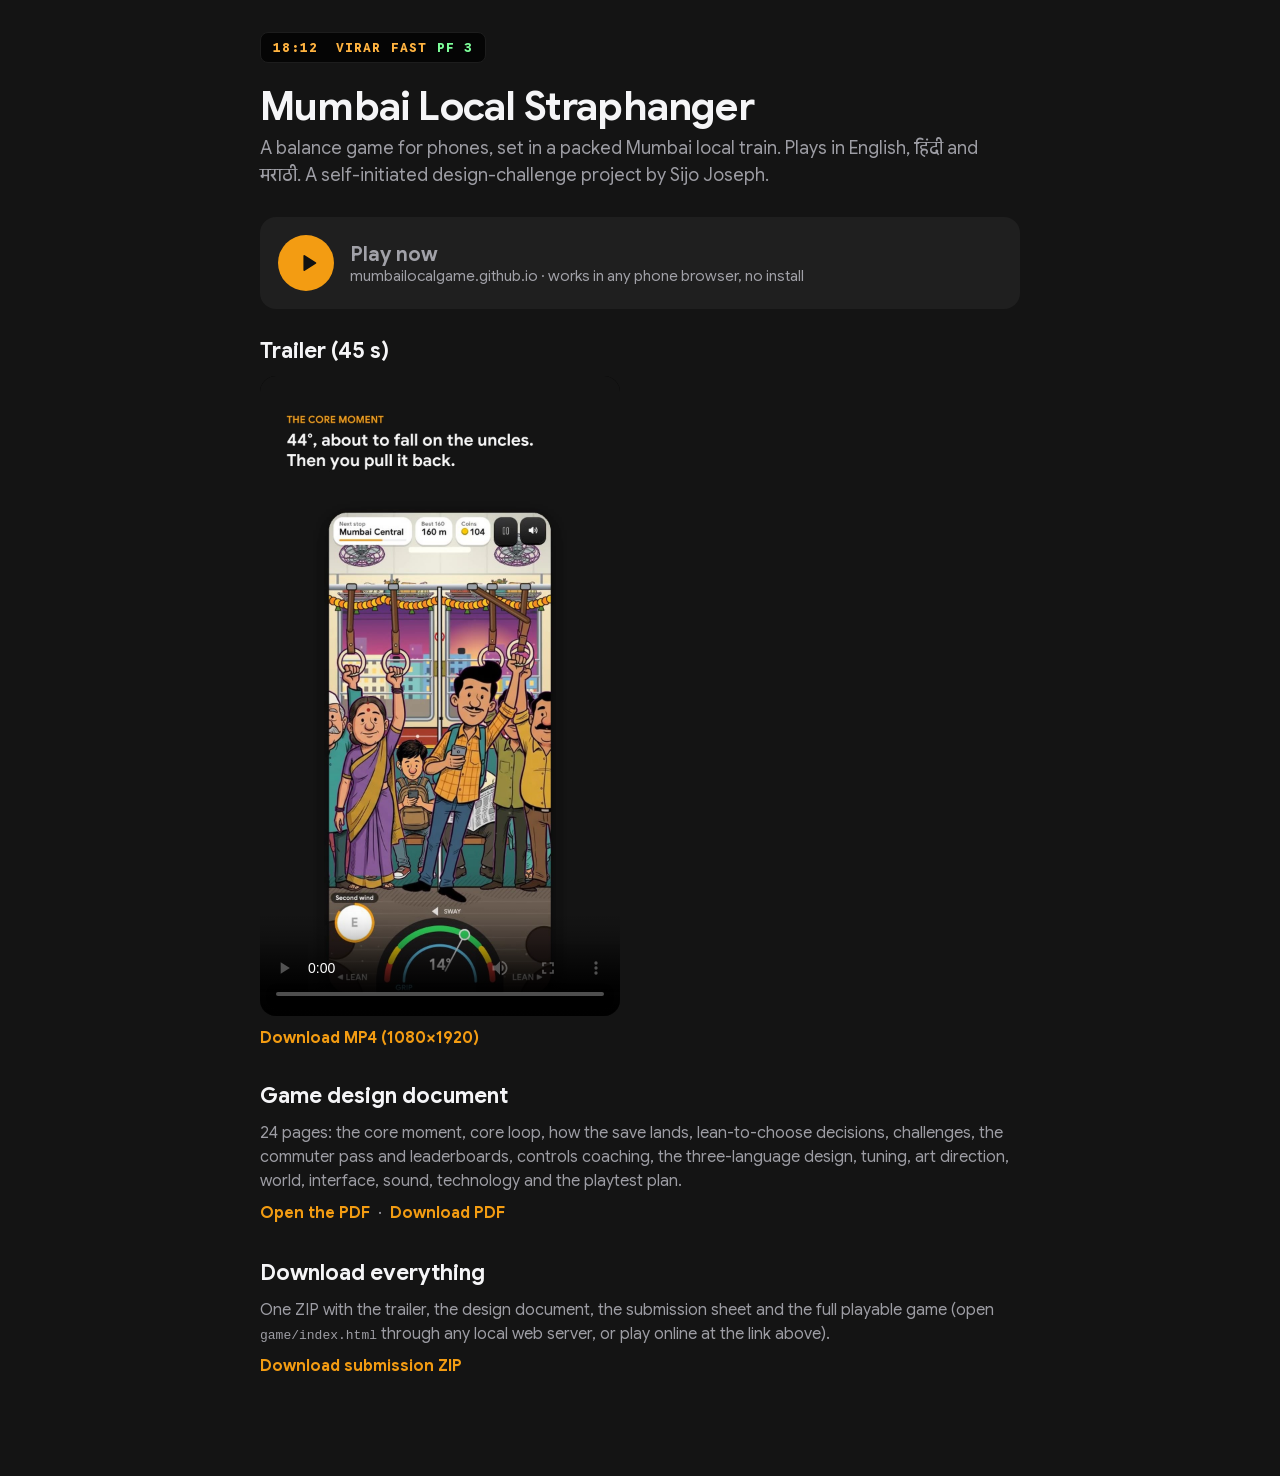
<file: press/index.html>
<!DOCTYPE html>
<html lang="en">
<head>
<meta charset="UTF-8">
<meta name="viewport" content="width=device-width, initial-scale=1">
<title>Mumbai Local Straphanger · Press kit</title>
<meta name="description" content="Trailer, design document and playable build of Mumbai Local Straphanger.">
<link rel="icon" href="../icons/icon-192.png">
<link rel="stylesheet" href="../fonts/fonts.css">
<style>
:root{--bg:#141414;--s1:#1f1f1f;--t2:rgba(235,235,245,.64);--y:#f39c12}
*{box-sizing:border-box;margin:0;padding:0}
body{background:var(--bg);color:#f5f5f7;font-family:"Google Sans",system-ui,sans-serif;padding:32px 16px 64px}
main{max-width:760px;margin:0 auto}
.led{display:inline-flex;gap:10px;align-items:center;background:#050505;border:1px solid #1d1d1d;border-radius:8px;padding:6px 12px;font-family:"Google Sans Code",monospace;font-weight:700;font-size:13px;letter-spacing:.08em;color:#ffb340}
.led b{color:#7dff9a}
h1{font-size:40px;letter-spacing:-.02em;margin:18px 0 4px}
.sub{color:var(--t2);font-size:18px;margin-bottom:28px}
.play{display:flex;align-items:center;gap:16px;background:var(--s1);border-radius:16px;padding:18px;color:inherit;text-decoration:none;margin-bottom:28px}
.play i{flex:none;width:56px;height:56px;border-radius:50%;background:var(--y);display:flex;align-items:center;justify-content:center}
.play svg{width:22px;height:22px;margin-left:3px;fill:#111}
.play b{display:block;font-size:20px}.play span{color:var(--t2);font-size:15px}
h2{font-size:22px;margin:0 0 12px}
video{display:block;width:100%;max-width:360px;border-radius:16px;background:#000;margin-bottom:12px}
a.link{color:var(--y);font-weight:700;text-decoration:none}
section{margin-bottom:34px}
p{color:var(--t2);line-height:1.5}
</style>
</head>
<body>
<main>
  <div class="led">18:12 &nbsp;VIRAR FAST <b>PF 3</b></div>
  <h1>Mumbai Local Straphanger</h1>
  <p class="sub">A balance game for phones, set in a packed Mumbai local train. Plays in English, हिंदी and मराठी. A self-initiated design-challenge project by Sijo Joseph.</p>
  <a class="play" href="../"><i><svg viewBox="0 0 24 24"><path d="M7 4.5v15a1 1 0 0 0 1.5.86l12-7.5a1 1 0 0 0 0-1.72l-12-7.5A1 1 0 0 0 7 4.5z"/></svg></i><span><b>Play now</b><span>mumbailocalgame.github.io · works in any phone browser, no install</span></span></a>
  <section>
    <h2>Trailer (45 s)</h2>
    <video src="mumbai-local-straphanger-trailer.mp4" controls playsinline preload="metadata" poster="trailer-poster.jpg"></video>
    <a class="link" href="mumbai-local-straphanger-trailer.mp4" download>Download MP4 (1080×1920)</a>
  </section>
  <section>
    <h2>Game design document</h2>
    <p>24 pages: the core moment, core loop, how the save lands, lean-to-choose decisions, challenges, the commuter pass and leaderboards, controls coaching, the three-language design, tuning, art direction, world, interface, sound, technology and the playtest plan.</p>
    <p style="margin-top:8px"><a class="link" href="mumbai-local-straphanger-design-doc.pdf">Open the PDF</a> &nbsp;·&nbsp; <a class="link" href="mumbai-local-straphanger-design-doc.pdf" download>Download PDF</a></p>
  </section>
  <section>
    <h2>Download everything</h2>
    <p>One ZIP with the trailer, the design document, the submission sheet and the full playable game (open <code>game/index.html</code> through any local web server, or play online at the link above).</p>
    <p style="margin-top:8px"><a class="link" href="mumbai-local-straphanger-submission.zip" download>Download submission ZIP</a></p>
  </section>
</main>
</body>
</html>
</file>
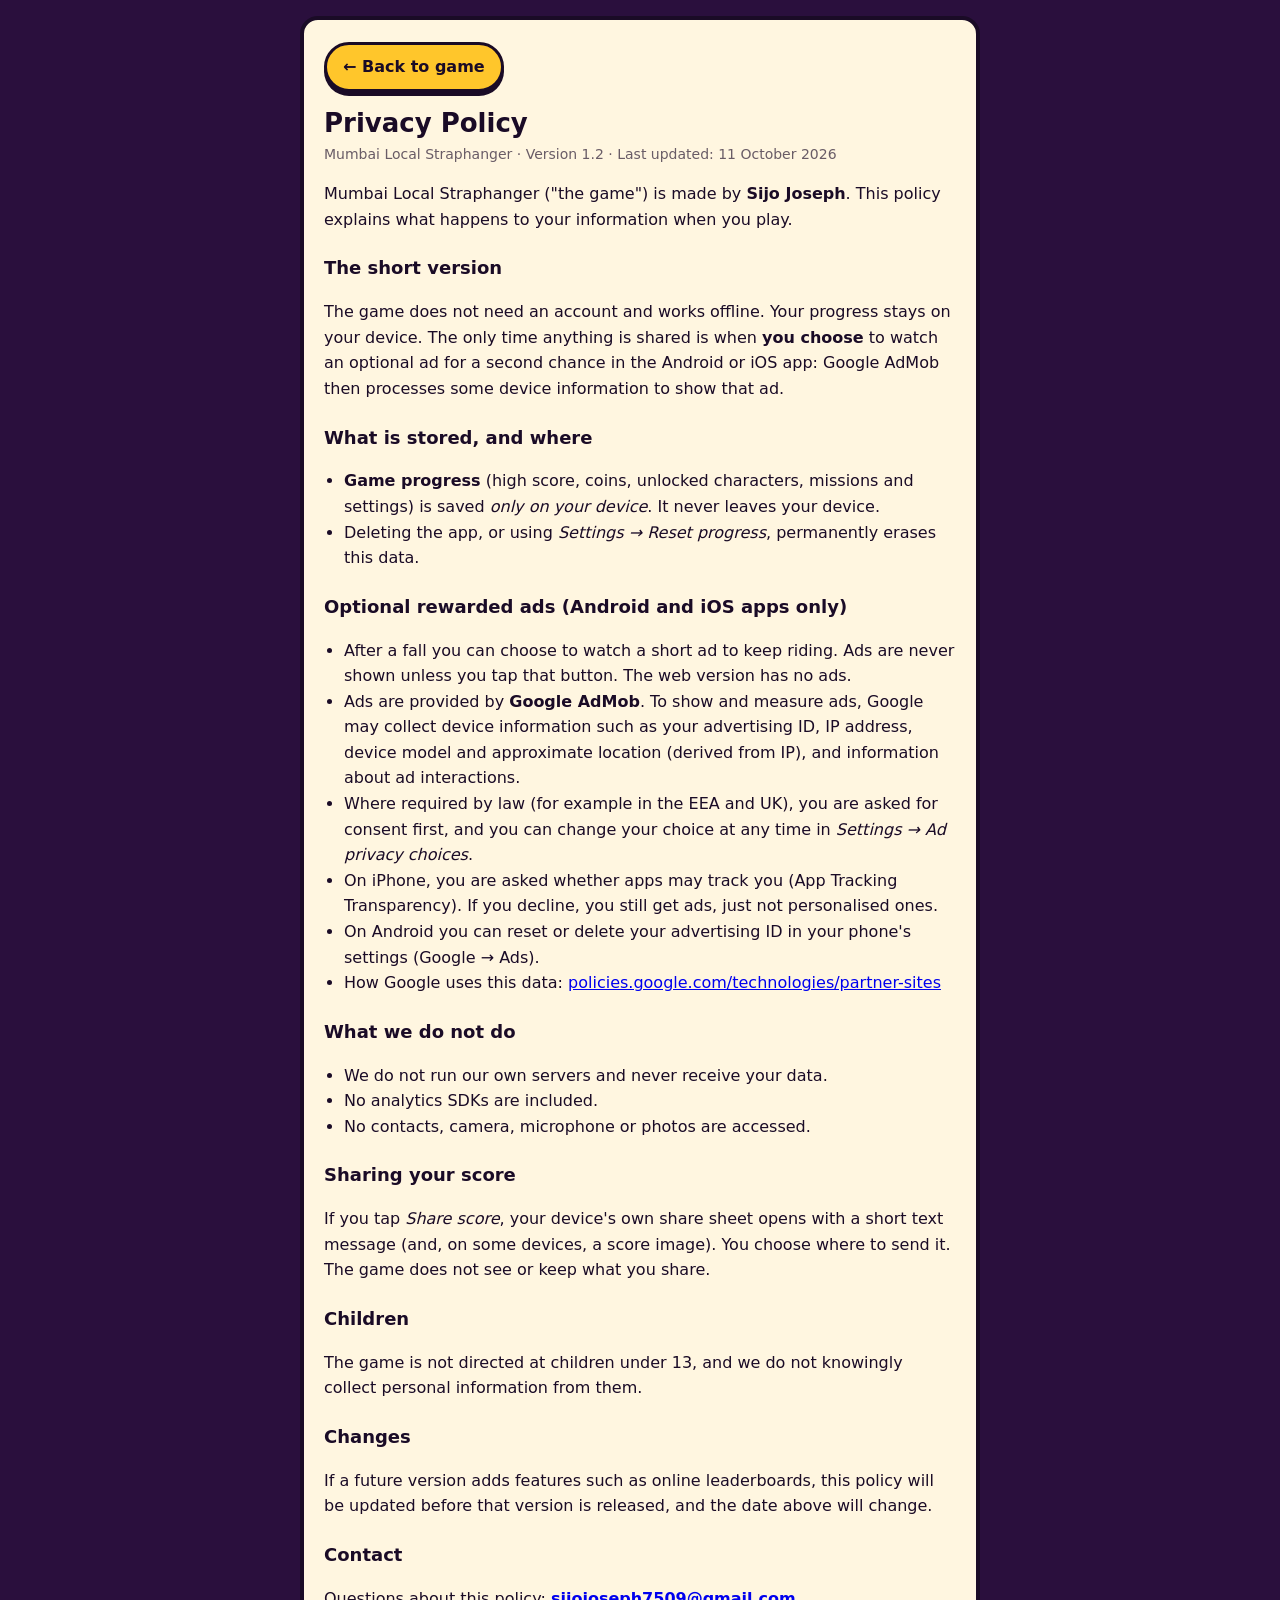
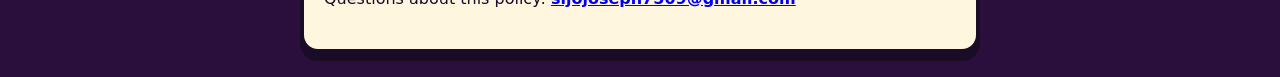
<file: privacy.html>
<!DOCTYPE html>
<html lang="en">
<head>
<meta charset="UTF-8">
<meta name="viewport" content="width=device-width, initial-scale=1, viewport-fit=cover">
<meta name="theme-color" content="#2a0f3d">
<title>Privacy Policy · Mumbai Local Straphanger</title>
<style>
:root{--ink:#1a0b26;--yellow:#ffc62b;--pink:#ff3d7f;--cream:#fff6e0}
*{box-sizing:border-box}
body{margin:0;background:#2a0f3d;color:var(--ink);font:16px/1.6 system-ui,-apple-system,"Segoe UI",Roboto,Arial,sans-serif;padding:calc(env(safe-area-inset-top,0px) + 16px) 16px calc(env(safe-area-inset-bottom,0px) + 24px)}
main{max-width:680px;margin:0 auto;background:var(--cream);border:4px solid var(--ink);border-radius:18px;padding:22px 20px;box-shadow:0 8px 0 var(--ink)}
h1{margin:0 0 4px;font-size:26px;line-height:1.2}
h2{font-size:18px;margin:22px 0 6px}
.muted{opacity:.65;font-size:14px;margin:0 0 14px}
a.back{display:inline-block;margin-bottom:16px;padding:9px 16px;border-radius:999px;border:3px solid var(--ink);background:var(--yellow);color:var(--ink);font-weight:800;text-decoration:none;box-shadow:0 4px 0 var(--ink)}
ul{padding-left:20px}
</style>
</head>
<body>
<main>
  <a class="back" href="index.html">&larr; Back to game</a>
  <h1>Privacy Policy</h1>
  <p class="muted">Mumbai Local Straphanger &middot; Version 1.2 &middot; Last updated: 11 October 2026</p>

  <p>Mumbai Local Straphanger ("the game") is made by <strong>Sijo Joseph</strong>. This policy explains what happens to your information when you play.</p>

  <h2>The short version</h2>
  <p>The game does not need an account and works offline. Your progress stays on your device. The only time anything is shared is when <strong>you choose</strong> to watch an optional ad for a second chance in the Android or iOS app: Google AdMob then processes some device information to show that ad.</p>

  <h2>What is stored, and where</h2>
  <ul>
    <li><strong>Game progress</strong> (high score, coins, unlocked characters, missions and settings) is saved <em>only on your device</em>. It never leaves your device.</li>
    <li>Deleting the app, or using <em>Settings &rarr; Reset progress</em>, permanently erases this data.</li>
  </ul>

  <h2>Optional rewarded ads (Android and iOS apps only)</h2>
  <ul>
    <li>After a fall you can choose to watch a short ad to keep riding. Ads are never shown unless you tap that button. The web version has no ads.</li>
    <li>Ads are provided by <strong>Google AdMob</strong>. To show and measure ads, Google may collect device information such as your advertising ID, IP address, device model and approximate location (derived from IP), and information about ad interactions.</li>
    <li>Where required by law (for example in the EEA and UK), you are asked for consent first, and you can change your choice at any time in <em>Settings &rarr; Ad privacy choices</em>.</li>
    <li>On iPhone, you are asked whether apps may track you (App Tracking Transparency). If you decline, you still get ads, just not personalised ones.</li>
    <li>On Android you can reset or delete your advertising ID in your phone's settings (Google &rarr; Ads).</li>
    <li>How Google uses this data: <a href="https://policies.google.com/technologies/partner-sites" target="_blank" rel="noopener">policies.google.com/technologies/partner-sites</a></li>
  </ul>

  <h2>What we do not do</h2>
  <ul>
    <li>We do not run our own servers and never receive your data.</li>
    <li>No analytics SDKs are included.</li>
    <li>No contacts, camera, microphone or photos are accessed.</li>
  </ul>

  <h2>Sharing your score</h2>
  <p>If you tap <em>Share score</em>, your device's own share sheet opens with a short text message (and, on some devices, a score image). You choose where to send it. The game does not see or keep what you share.</p>

  <h2>Children</h2>
  <p>The game is not directed at children under 13, and we do not knowingly collect personal information from them.</p>

  <h2>Changes</h2>
  <p>If a future version adds features such as online leaderboards, this policy will be updated before that version is released, and the date above will change.</p>

  <h2>Contact</h2>
  <p>Questions about this policy: <strong><a href="mailto:sijojoseph7509@gmail.com">sijojoseph7509@gmail.com</a></strong></p>
</main>
</body>
</html>
</file>
<file: fonts/fonts.css>
/* Google Sans and Google Sans Code: SIL Open Font License 1.1 (fonts.google.com). Bundled so the game works offline. */
/* Google Sans · devanagari */
@font-face {
  font-family: 'Google Sans';
  font-style: normal;
  font-weight: 400 700;
  font-display: swap;
  src: url(google-sans-devanagari.woff2) format('woff2');
  unicode-range: U+0900-097F, U+1CD0-1CF4, U+1CF7-1CF9, U+200C-200D, U+20A8, U+20B9, U+20F0, U+25CC, U+A830-A839, U+A8E0-A8FF, U+11B00-11B0A;
}
/* Google Sans · latin-ext */
@font-face {
  font-family: 'Google Sans';
  font-style: normal;
  font-weight: 400 700;
  font-display: swap;
  src: url(google-sans-latin-ext.woff2) format('woff2');
  unicode-range: U+0100-02BA, U+02BD-02C5, U+02C7-02CC, U+02CE-02D7, U+02DD-02FF, U+0304, U+0308, U+0329, U+1D00-1DBF, U+1E00-1E9F, U+1EF2-1EFF, U+2020, U+20A0-20AB, U+20AD-20C4, U+2113, U+2C60-2C7F, U+A720-A7FF;
}
/* Google Sans · latin */
@font-face {
  font-family: 'Google Sans';
  font-style: normal;
  font-weight: 400 700;
  font-display: swap;
  src: url(google-sans-latin.woff2) format('woff2');
  unicode-range: U+0000-00FF, U+0131, U+0152-0153, U+02BB-02BC, U+02C6, U+02DA, U+02DC, U+0304, U+0308, U+0329, U+2000-206F, U+20AC, U+2122, U+2191, U+2193, U+2212, U+2215, U+FEFF, U+FFFD;
}
/* Google Sans Code · latin */
@font-face {
  font-family: 'Google Sans Code';
  font-style: normal;
  font-weight: 400 700;
  font-display: swap;
  src: url(google-sans-code-latin.woff2) format('woff2');
  unicode-range: U+0000-00FF, U+0131, U+0152-0153, U+02BB-02BC, U+02C6, U+02DA, U+02DC, U+0304, U+0308, U+0329, U+2000-206F, U+20AC, U+2122, U+2191, U+2193, U+2212, U+2215, U+FEFF, U+FFFD;
}
</file>
